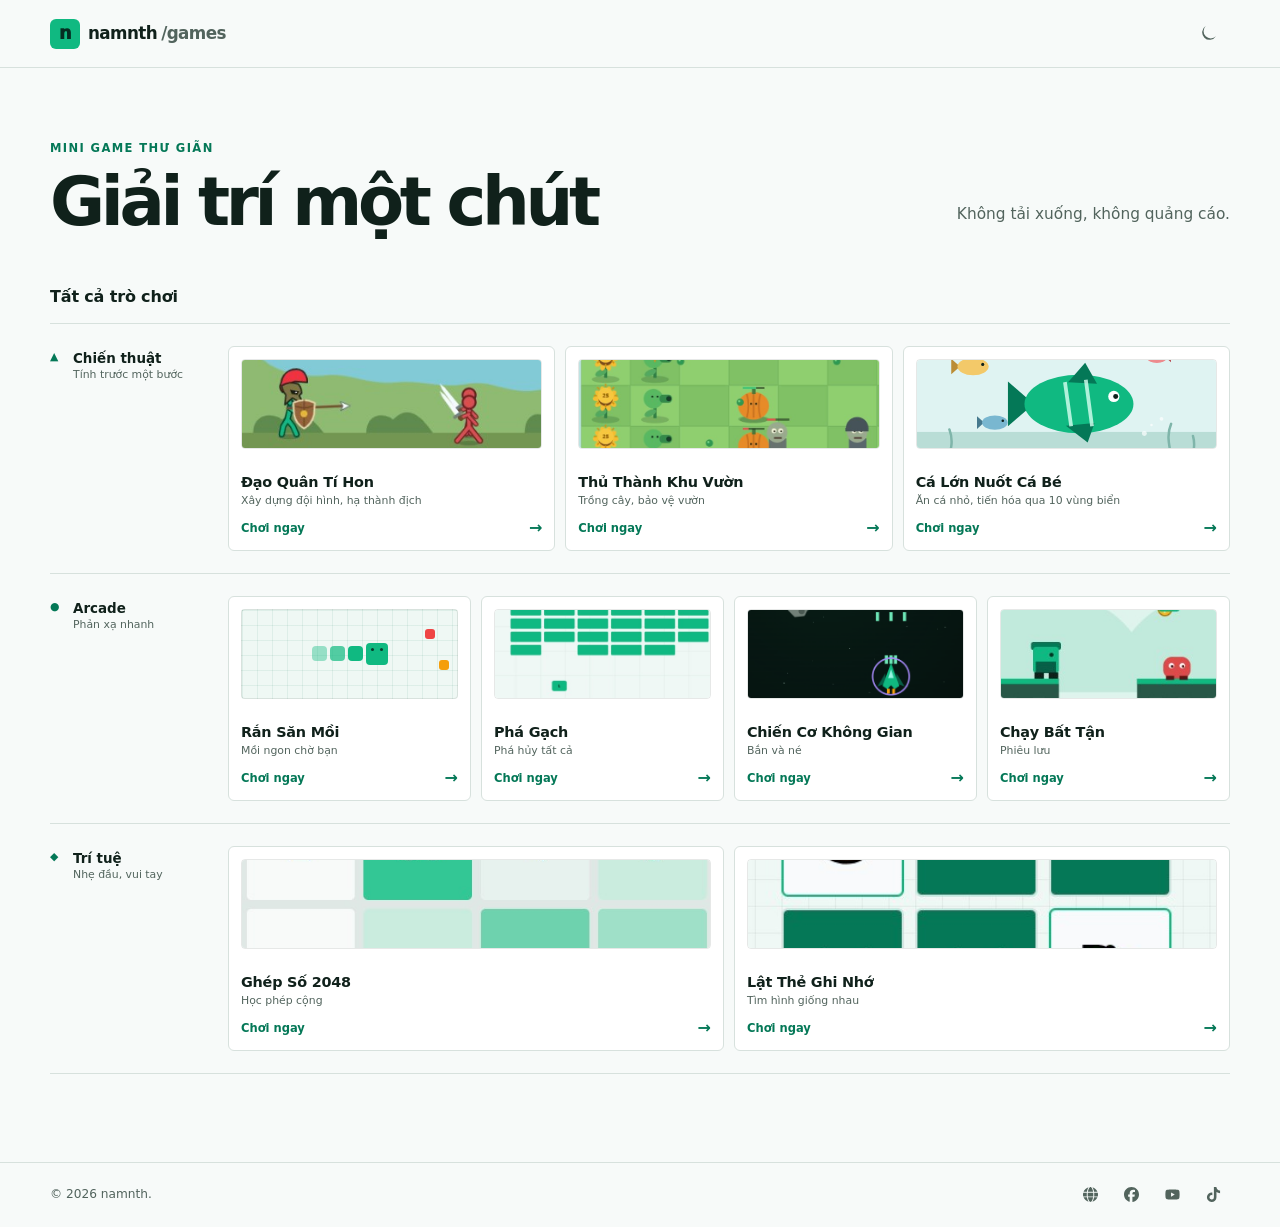
<file: public/index.html>
<!DOCTYPE html>
<html lang="vi">
  <head>
    <meta charset="UTF-8" />
    <meta name="viewport" content="width=device-width, initial-scale=1.0" />
    <meta name="theme-color" content="#f7faf9" />
    <meta name="description" content="namnth games - bộ sưu tập mini game Việt chạy ngay trên trình duyệt." />
    <title>Giải trí một chút - namnth games</title>
    <link rel="icon" href="./assets/favicon.ico" sizes="any" />
    <link rel="icon" type="image/png" href="./assets/favicon.png" />
    <link rel="apple-touch-icon" href="./assets/apple-touch-icon.png" />
    <link rel="stylesheet" href="./assets/css/normalize.css" />
    <link rel="stylesheet" href="./assets/css/tokens.css" />
    <link rel="stylesheet" href="./assets/css/base.css" />
    <link rel="stylesheet" href="./assets/css/layout.css" />
    <link rel="stylesheet" href="./assets/css/components.css" />
    <link rel="stylesheet" href="./assets/css/sections/header.css" />
    <link rel="stylesheet" href="./assets/css/sections/home-hero.css" />
    <link rel="stylesheet" href="./assets/css/sections/game-catalog.css" />
    <link rel="stylesheet" href="./assets/css/sections/footer.css" />
  </head>
  <body>
    <!-- ==================== 01. HEADER ==================== -->
    <header class="header">
      <nav class="header__nav container" aria-label="Điều hướng chính">
        <a class="wordmark" href="./" aria-label="namnth games - trang chủ">
          <span class="wordmark__mark" aria-hidden="true">n</span>
          <span>namnth</span><span class="wordmark__suffix">/games</span>
        </a>
        <button class="icon-button" id="themeButton" type="button" aria-label="Chuyển giao diện tối" title="Đổi giao diện">
          <svg class="theme-icon" viewBox="0 0 24 24" aria-hidden="true">
            <path class="theme-icon__moon" d="M20.5 15.2A8 8 0 0 1 8.8 3.5a8.5 8.5 0 1 0 11.7 11.7Z" fill="currentColor" />
            <g class="theme-icon__sun" fill="currentColor"><circle cx="12" cy="12" r="4"/><path d="M11 2h2v3h-2zm0 17h2v3h-2zM2 11h3v2H2zm17 0h3v2h-3zM4.2 5.6l1.4-1.4 2.1 2.1-1.4 1.4zm12.1 12.1 1.4-1.4 2.1 2.1-1.4 1.4zM4.2 18.4l2.1-2.1 1.4 1.4-2.1 2.1zM16.3 6.3l2.1-2.1 1.4 1.4-2.1 2.1z"/></g>
          </svg>
        </button>
      </nav>
    </header>
    <!-- ==================== END HEADER ==================== -->

    <main>
      <!-- ==================== 02. HOME HERO ==================== -->
      <section class="home-hero" aria-labelledby="homeTitle">
        <div class="home-hero__content container">
          <div>
            <p class="eyebrow">MINI GAME THƯ GIÃN</p>
            <h1 id="homeTitle">Giải trí một chút</h1>
          </div>
          <p class="home-hero__intro">Không tải xuống, không quảng cáo.</p>
        </div>
      </section>
      <!-- ==================== END HOME HERO ==================== -->

      <!-- ==================== 03. GAME CATALOG ==================== -->
      <section class="game-catalog" aria-labelledby="catalogTitle">
        <div class="container">
          <div class="game-catalog__header">
            <h2 id="catalogTitle">Tất cả trò chơi</h2>
          </div>

          <div class="game-category">
            <div class="game-category__heading">
              <span aria-hidden="true">▲</span>
              <h3>Chiến thuật</h3>
              <small>Tính trước một bước</small>
            </div>
            <div class="game-grid game-grid--three">
              <a class="game-card" href="./games/tiny-army/">
                <span class="game-card__visual" aria-hidden="true"><img style="max-width: 100%; width: 100%; height: auto;" src="./assets/images/tiny-army.jpg" alt="Đạo Quân Tí Hon" /></span>
                <span class="game-card__body"><strong>Đạo Quân Tí Hon</strong><small>Xây dựng đội hình, hạ thành địch</small></span>
                <span class="game-card__action">Chơi ngay <b aria-hidden="true">→</b></span>
              </a>
              <a class="game-card" href="./games/garden-defense/">
                <span class="game-card__visual" aria-hidden="true"><img style="max-width: 100%; width: 100%; height: auto;" src="./assets/images/garden-defense.jpg" alt="Thủ Thành Khu Vườn" /></span>
                <span class="game-card__body"><strong>Thủ Thành Khu Vườn</strong><small>Trồng cây, bảo vệ vườn</small></span>
                <span class="game-card__action">Chơi ngay <b aria-hidden="true">→</b></span>
              </a>
              <a class="game-card" href="./games/fish/">
                <span class="game-card__visual" aria-hidden="true"><img style="max-width: 100%; width: 100%; height: auto;" src="./assets/images/fish.svg" alt="Cá Lớn Nuốt Cá Bé" /></span>
                <span class="game-card__body"><strong>Cá Lớn Nuốt Cá Bé</strong><small>Ăn cá nhỏ, tiến hóa qua 10 vùng biển</small></span>
                <span class="game-card__action">Chơi ngay <b aria-hidden="true">→</b></span>
              </a>
            </div>
          </div>

          <div class="game-category">
            <div class="game-category__heading">
              <span aria-hidden="true">●</span>
              <h3>Arcade</h3>
              <small>Phản xạ nhanh</small>
            </div>
            <div class="game-grid">
              <a class="game-card" href="./games/snake/">
                <span class="game-card__visual game-card__visual--snake" aria-hidden="true"><i></i><i></i><i></i><b></b></span>
                <span class="game-card__body"><strong>Rắn Săn Mồi</strong><small>Mồi ngon chờ bạn</small></span>
                <span class="game-card__action">Chơi ngay <b aria-hidden="true">→</b></span>
              </a>
              <a class="game-card" href="./games/brick-breaker/">
                <span class="game-card__visual" aria-hidden="true"><img style="max-width: 100%; width: 100%; height: auto;" src="./assets/images/brick-breaker.jpg" alt="Phá Gạch" /></span>
                <span class="game-card__body"><strong>Phá Gạch</strong><small>Phá hủy tất cả</small></span>
                <span class="game-card__action">Chơi ngay <b aria-hidden="true">→</b></span>
              </a>
              <a class="game-card" href="./games/shooter/">
                <span class="game-card__visual" aria-hidden="true"><img style="max-width: 100%; width: 100%; height: auto;" src="./assets/images/shooter.png" alt="Chiến Cơ Không Gian" /></span>
                <span class="game-card__body"><strong>Chiến Cơ Không Gian</strong><small>Bắn và né</small></span>
                <span class="game-card__action">Chơi ngay <b aria-hidden="true">→</b></span>
              </a>
              <a class="game-card" href="./games/runner/">
                <span class="game-card__visual" aria-hidden="true"><img style="max-width: 100%; width: 100%; height: auto;" src="./assets/images/runner.jpg" alt="Chạy Bất Tận" /></span>
                <span class="game-card__body"><strong>Chạy Bất Tận</strong><small>Phiêu lưu</small></span>
                <span class="game-card__action">Chơi ngay <b aria-hidden="true">→</b></span>
              </a>
            </div>
          </div>

          <div class="game-category">
            <div class="game-category__heading">
              <span aria-hidden="true">◆</span>
              <h3>Trí tuệ</h3>
              <small>Nhẹ đầu, vui tay</small>
            </div>
            <div class="game-grid game-grid--two">
              <a class="game-card" href="./games/merge-2048/">
                <span class="game-card__visual" aria-hidden="true"><img style="max-width: 100%; width: 100%; height: auto;" src="./assets/images/merge-2048.jpg" alt="Ghép Số 2048" /></span>
                <span class="game-card__body"><strong>Ghép Số 2048</strong><small>Học phép cộng</small></span>
                <span class="game-card__action">Chơi ngay <b aria-hidden="true">→</b></span>
              </a>
              <a class="game-card" href="./games/memory/">
                <span class="game-card__visual" aria-hidden="true"><img style="max-width: 100%; width: 100%; height: auto;" src="./assets/images/memory.jpg" alt="Lật Thẻ Ghi Nhớ" /></span>
                <span class="game-card__body"><strong>Lật Thẻ Ghi Nhớ</strong><small>Tìm hình giống nhau</small></span>
                <span class="game-card__action">Chơi ngay <b aria-hidden="true">→</b></span>
              </a>
            </div>
          </div>
        </div>
      </section>
      <!-- ==================== END GAME CATALOG ==================== -->
    </main>

    <!-- ==================== 04. FOOTER ==================== -->
    <footer class="site-footer" data-site-footer></footer>
    <!-- ==================== END FOOTER ==================== -->

    <script src="./assets/js/theme.js" defer></script>
    <script src="./assets/js/site-footer.js" defer></script>
  </body>
</html>
</file>
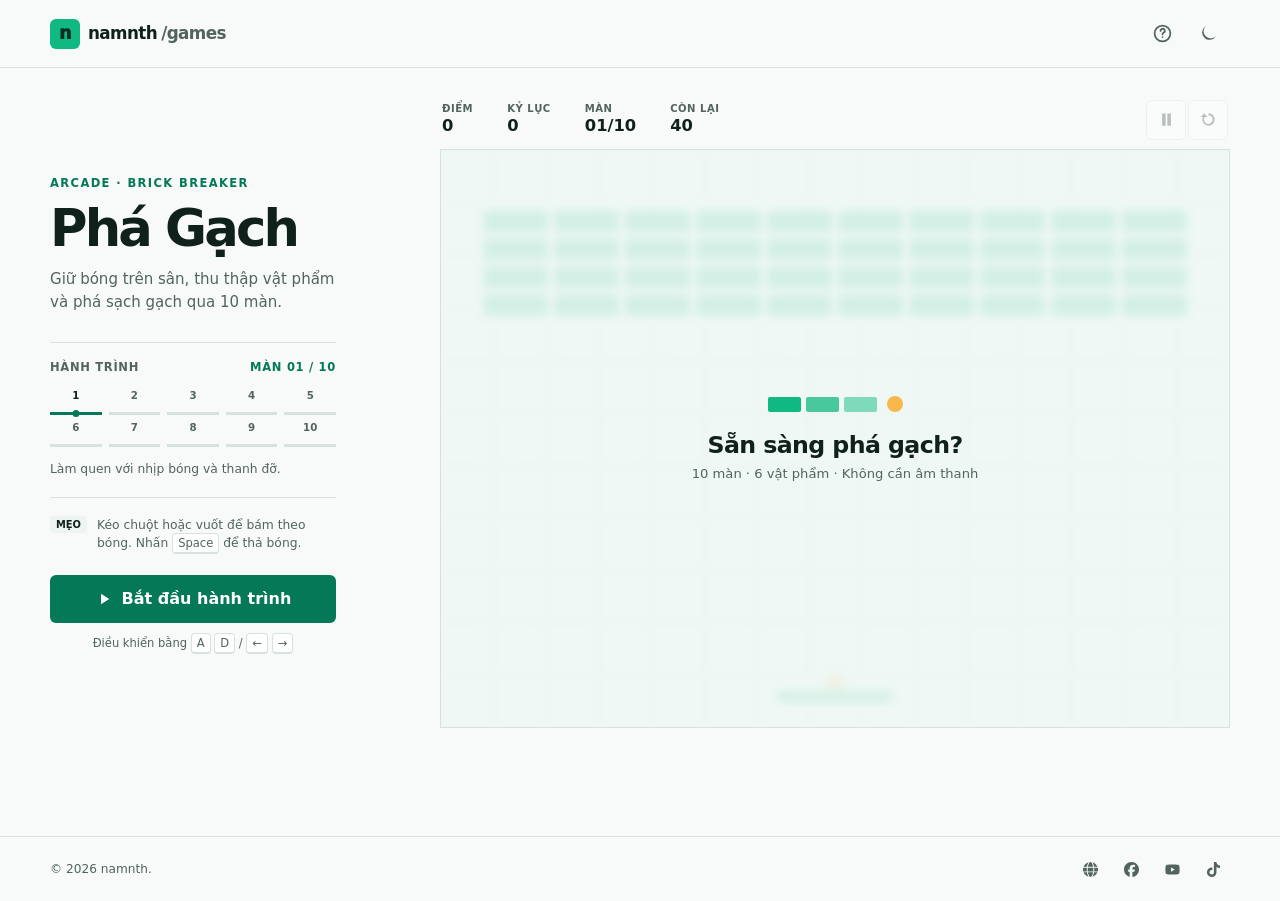
<file: public/games/brick-breaker/index.html>
<!DOCTYPE html>
<html lang="vi">
  <head>
    <meta charset="UTF-8" />
    <meta name="viewport" content="width=device-width, initial-scale=1.0, viewport-fit=cover" />
    <meta name="theme-color" content="#f7faf9" />
    <meta name="description" content="Phá Gạch - chinh phục 10 màn Brick Breaker cùng vật phẩm và thử thách mới." />
    <title>Phá Gạch - namnth games</title>
    <link rel="icon" href="../../assets/favicon.ico" sizes="any" />
    <link rel="icon" type="image/png" href="../../assets/favicon.png" />
    <link rel="apple-touch-icon" href="../../assets/apple-touch-icon.png" />
    <link rel="stylesheet" href="../../assets/css/normalize.css" />
    <link rel="stylesheet" href="../../assets/css/tokens.css" />
    <link rel="stylesheet" href="../../assets/css/base.css" />
    <link rel="stylesheet" href="../../assets/css/layout.css" />
    <link rel="stylesheet" href="../../assets/css/components.css" />
    <link rel="stylesheet" href="../../assets/css/sections/header.css" />
    <link rel="stylesheet" href="../../assets/css/sections/brick-breaker.css" />
    <link rel="stylesheet" href="../../assets/css/sections/footer.css" />
  </head>
  <body>
    <!-- ==================== 01. HEADER ==================== -->
    <header class="header">
      <nav class="header__nav container" aria-label="Điều hướng chính">
        <a class="wordmark" href="../../" aria-label="namnth games - trang chủ">
          <span class="wordmark__mark" aria-hidden="true">n</span>
          <span>namnth</span><span class="wordmark__suffix">/games</span>
        </a>
        <div class="header__actions">
          <button class="icon-button" id="helpButton" type="button" aria-label="Xem hướng dẫn" title="Hướng dẫn">
            <svg viewBox="0 0 24 24" aria-hidden="true"><circle cx="12" cy="12" r="9" fill="none" stroke="currentColor" stroke-width="2"/><path d="M9.8 9a2.4 2.4 0 1 1 3.3 2.2c-.8.4-1.1.9-1.1 1.8m0 3v.1" fill="none" stroke="currentColor" stroke-width="2" stroke-linecap="round"/></svg>
          </button>
          <button class="icon-button" id="themeButton" type="button" aria-label="Chuyển giao diện tối" title="Đổi giao diện">
            <svg class="theme-icon" viewBox="0 0 24 24" aria-hidden="true">
              <path class="theme-icon__moon" d="M20.5 15.2A8 8 0 0 1 8.8 3.5a8.5 8.5 0 1 0 11.7 11.7Z" fill="currentColor" />
              <g class="theme-icon__sun" fill="currentColor"><circle cx="12" cy="12" r="4"/><path d="M11 2h2v3h-2zm0 17h2v3h-2zM2 11h3v2H2zm17 0h3v2h-3zM4.2 5.6l1.4-1.4 2.1 2.1-1.4 1.4zm12.1 12.1 1.4-1.4 2.1 2.1-1.4 1.4zM4.2 18.4l2.1-2.1 1.4 1.4-2.1 2.1zM16.3 6.3l2.1-2.1 1.4 1.4-2.1 2.1z"/></g>
            </svg>
          </button>
        </div>
      </nav>
    </header>
    <!-- ==================== END HEADER ==================== -->

    <main>
      <!-- ==================== 02. GAME ==================== -->
      <section class="breaker" aria-labelledby="gameTitle">
        <div class="breaker__layout container">
          <aside class="breaker__sidebar">
            <div class="breaker__heading">
              <p class="eyebrow">Arcade · Brick Breaker</p>
              <h1 id="gameTitle">Phá Gạch</h1>
              <p>Giữ bóng trên sân, thu thập vật phẩm và phá sạch gạch qua 10 màn.</p>
            </div>

            <div class="campaign" aria-label="Tiến độ 10 màn">
              <div class="campaign__header">
                <span>Hành trình</span>
                <strong id="campaignLabel">Màn 01 / 10</strong>
              </div>
              <ol class="campaign__track" id="campaignTrack">
                <li class="is-current"><span>1</span></li><li><span>2</span></li><li><span>3</span></li><li><span>4</span></li><li><span>5</span></li>
                <li><span>6</span></li><li><span>7</span></li><li><span>8</span></li><li><span>9</span></li><li><span>10</span></li>
              </ol>
              <p id="levelHint">Làm quen với nhịp bóng và thanh đỡ.</p>
            </div>

            <div class="breaker__tip">
              <span class="breaker__tip-key">Mẹo</span>
              <p>Kéo chuột hoặc vuốt để bám theo bóng. Nhấn <kbd>Space</kbd> để thả bóng.</p>
            </div>

            <button class="button button--primary breaker__start" id="startButton" type="button">
              <svg viewBox="0 0 24 24" aria-hidden="true"><path d="M8 5v14l11-7Z" fill="currentColor"/></svg>
              <span>Bắt đầu hành trình</span>
            </button>
            <p class="breaker__keyboard-note">Điều khiển bằng <kbd>A</kbd> <kbd>D</kbd> / <kbd>←</kbd> <kbd>→</kbd></p>
          </aside>

          <div class="play-area">
            <div class="breaker-hud" aria-label="Thông tin ván chơi">
              <div class="breaker-hud__item"><span>Điểm</span><strong id="scoreValue">0</strong></div>
              <div class="breaker-hud__item"><span>Kỷ lục</span><strong id="highScoreValue">0</strong></div>
              <div class="breaker-hud__item"><span>Màn</span><strong id="levelValue">01/10</strong></div>
              <div class="breaker-hud__item breaker-hud__bricks"><span>Còn lại</span><strong id="brickValue">-</strong></div>
              <div class="breaker-hud__controls">
                <button class="icon-button icon-button--breaker" id="pauseButton" type="button" data-state="pause" aria-label="Tạm dừng" disabled>
                  <svg viewBox="0 0 24 24" aria-hidden="true"><path class="control-icon__pause" d="M7 5h4v14H7zm6 0h4v14h-4Z" fill="currentColor"/><path class="control-icon__play" d="M8 5v14l11-7Z" fill="currentColor"/></svg>
                </button>
                <button class="icon-button icon-button--breaker" id="restartButton" type="button" aria-label="Chơi lại màn" disabled>
                  <svg viewBox="0 0 24 24" aria-hidden="true"><path d="M12 5a7 7 0 1 1-6.3 4H3l4-4 4 4H7.8A5 5 0 1 0 12 7Z" fill="currentColor"/></svg>
                </button>
              </div>
            </div>

            <div class="breaker-board" id="board">
              <canvas id="gameCanvas" width="900" height="660" aria-label="Bàn chơi Phá Gạch"></canvas>
              <div class="breaker-board__status" id="effectBar" aria-live="polite"></div>
              <div class="breaker-board__toast" id="itemToast" aria-live="polite" hidden></div>

              <div class="breaker-board__overlay" id="introOverlay">
                <div class="breaker-board__mark" aria-hidden="true"><i></i><i></i><i></i><b></b></div>
                <strong>Sẵn sàng phá gạch?</strong>
                <span>10 màn · 6 vật phẩm · Không cần âm thanh</span>
              </div>

              <div class="breaker-board__overlay" id="messageOverlay" hidden>
                <span class="breaker-board__message-icon" id="messageIcon" aria-hidden="true">Ⅱ</span>
                <h2 id="messageTitle">Tạm dừng</h2>
                <p id="messageText">Tiếp tục khi bạn sẵn sàng.</p>
                <div class="breaker-board__actions">
                  <button class="button button--primary" id="messagePrimary" type="button">Tiếp tục</button>
                  <button class="button button--secondary" id="messageSecondary" type="button">Chơi lại màn</button>
                </div>
              </div>
            </div>

            <div class="touch-controls" aria-label="Điều khiển trên thiết bị cảm ứng">
              <button class="touch-controls__button" id="moveLeftButton" type="button" aria-label="Di chuyển thanh sang trái">
                <svg viewBox="0 0 24 24" aria-hidden="true"><path d="m15 5-7 7 7 7" fill="none" stroke="currentColor" stroke-width="2.3" stroke-linecap="round" stroke-linejoin="round"/></svg>
              </button>
              <button class="touch-controls__launch" id="launchButton" type="button">Thả bóng</button>
              <button class="touch-controls__button" id="moveRightButton" type="button" aria-label="Di chuyển thanh sang phải">
                <svg viewBox="0 0 24 24" aria-hidden="true"><path d="m9 5 7 7-7 7" fill="none" stroke="currentColor" stroke-width="2.3" stroke-linecap="round" stroke-linejoin="round"/></svg>
              </button>
            </div>
          </div>
        </div>
      </section>
      <!-- ==================== END GAME ==================== -->
    </main>

    <!-- ==================== 03. FOOTER ==================== -->
    <footer class="site-footer" data-site-footer></footer>
    <!-- ==================== END FOOTER ==================== -->

    <dialog class="dialog breaker-help" id="helpDialog" aria-labelledby="helpTitle">
      <div class="dialog__header">
        <div><span class="eyebrow">Cách chơi</span><h2 id="helpTitle">Giữ bóng, phá sạch gạch</h2></div>
        <button class="icon-button" id="closeHelpButton" type="button" aria-label="Đóng hướng dẫn">
          <svg viewBox="0 0 24 24" aria-hidden="true"><path d="m6 6 12 12M18 6 6 18" fill="none" stroke="currentColor" stroke-width="2" stroke-linecap="round"/></svg>
        </button>
      </div>
      <div class="dialog__content">
        <p>Di chuyển thanh đỡ để bóng không rơi khỏi sân. Gạch có số cần 2 hoặc 3 lần va chạm; gạch xám không thể phá. Từ màn 4, tránh bom vì chúng làm thanh co lại và tê liệt trong chốc lát.</p>
        <ul class="power-list">
          <li><i class="power-icon power-icon--laser">L</i><span><strong>Lazer</strong><small>Quét sạch gạch trên một đường thẳng</small></span></li>
          <li><i class="power-icon power-icon--triple">×3</i><span><strong>x3 bóng</strong><small>Tạo thêm hai bóng tại vị trí hiện tại</small></span></li>
          <li><i class="power-icon power-icon--blast">✦</i><span><strong>Bóng nổ</strong><small>Mỗi va chạm gây 3 sát thương trong 12 giây</small></span></li>
          <li><i class="power-icon power-icon--barrier">━</i><span><strong>Thanh chặn</strong><small>Chặn toàn bộ đáy sân trong 10 giây</small></span></li>
          <li><i class="power-icon power-icon--magnet">U</i><span><strong>Nam châm</strong><small>Giữ bóng trên thanh để ngắm lại 2 lần</small></span></li>
          <li><i class="power-icon power-icon--expand">↔</i><span><strong>Mở rộng</strong><small>Kéo dài thanh đỡ trong 14 giây</small></span></li>
        </ul>
      </div>
      <button class="button button--primary dialog__button" id="gotItButton" type="button">Đã hiểu</button>
    </dialog>

    <script src="../../assets/js/theme.js" defer></script>
    <script src="../../assets/js/site-footer.js" defer></script>
    <script src="./game.js" defer></script>
  </body>
</html>
</file>
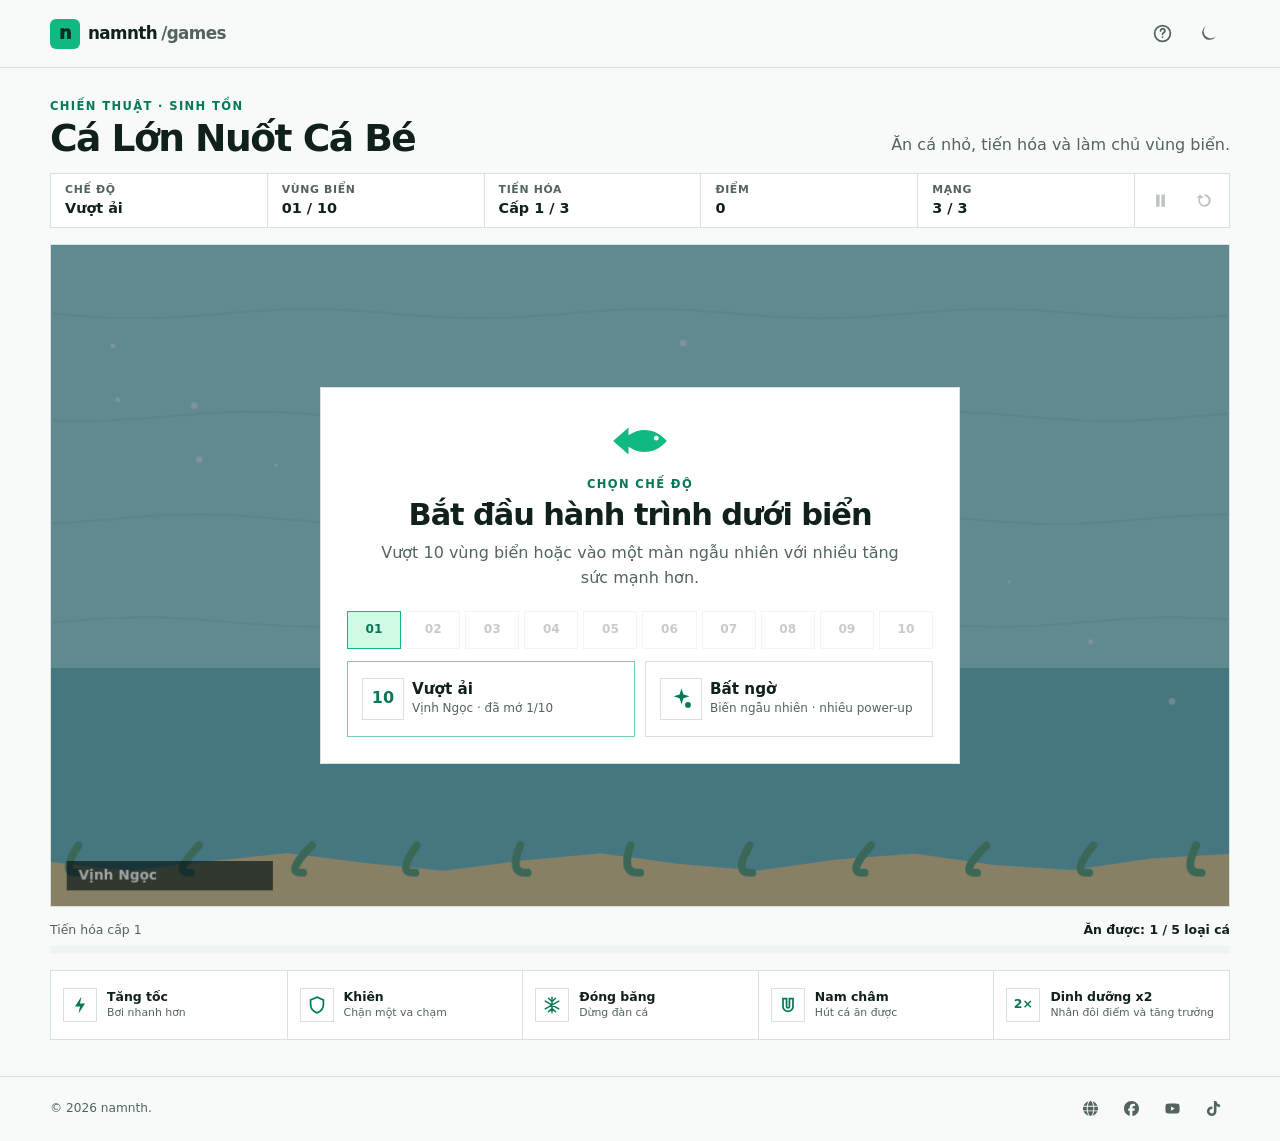
<file: public/games/fish/index.html>
<!DOCTYPE html>
<html lang="vi">
  <head>
    <meta charset="UTF-8" />
    <meta name="viewport" content="width=device-width, initial-scale=1.0, viewport-fit=cover" />
    <meta name="theme-color" content="#f7faf9" />
    <meta name="description" content="Cá Lớn Nuốt Cá Bé - ăn cá nhỏ, tiến hóa và chinh phục 10 vùng biển." />
    <title>Cá Lớn Nuốt Cá Bé - namnth games</title>
    <link rel="icon" href="../../assets/favicon.ico" sizes="any" />
    <link rel="icon" type="image/png" href="../../assets/favicon.png" />
    <link rel="apple-touch-icon" href="../../assets/apple-touch-icon.png" />
    <link rel="stylesheet" href="../../assets/css/normalize.css" />
    <link rel="stylesheet" href="../../assets/css/tokens.css" />
    <link rel="stylesheet" href="../../assets/css/base.css" />
    <link rel="stylesheet" href="../../assets/css/layout.css" />
    <link rel="stylesheet" href="../../assets/css/components.css" />
    <link rel="stylesheet" href="../../assets/css/sections/header.css" />
    <link rel="stylesheet" href="../../assets/css/sections/fish.css" />
    <link rel="stylesheet" href="../../assets/css/sections/footer.css" />
  </head>
  <body>
    <!-- ==================== 01. HEADER ==================== -->
    <header class="header">
      <nav class="header__nav container" aria-label="Điều hướng chính">
        <a class="wordmark" href="../../" aria-label="namnth games - trang chủ">
          <span class="wordmark__mark" aria-hidden="true">n</span>
          <span>namnth</span><span class="wordmark__suffix">/games</span>
        </a>
        <div class="header__actions">
          <button class="icon-button" id="helpButton" type="button" aria-label="Xem hướng dẫn" title="Hướng dẫn">
            <svg viewBox="0 0 24 24" aria-hidden="true">
              <circle cx="12" cy="12" r="9" fill="none" stroke="currentColor" stroke-width="2"/>
              <path d="M9.8 9a2.4 2.4 0 1 1 3.3 2.2c-.8.4-1.1.9-1.1 1.8m0 3v.1" fill="none" stroke="currentColor" stroke-width="2" stroke-linecap="round"/>
            </svg>
          </button>
          <button class="icon-button" id="themeButton" type="button" aria-label="Chuyển giao diện tối" title="Đổi giao diện">
            <svg class="theme-icon" viewBox="0 0 24 24" aria-hidden="true">
              <path class="theme-icon__moon" d="M20.5 15.2A8 8 0 0 1 8.8 3.5a8.5 8.5 0 1 0 11.7 11.7Z" fill="currentColor" />
              <g class="theme-icon__sun" fill="currentColor">
                <circle cx="12" cy="12" r="4"/>
                <path d="M11 2h2v3h-2zm0 17h2v3h-2zM2 11h3v2H2zm17 0h3v2h-3zM4.2 5.6l1.4-1.4 2.1 2.1-1.4 1.4zm12.1 12.1 1.4-1.4 2.1 2.1-1.4 1.4zM4.2 18.4l2.1-2.1 1.4 1.4-2.1 2.1zM16.3 6.3l2.1-2.1 1.4 1.4-2.1 2.1z"/>
              </g>
            </svg>
          </button>
        </div>
      </nav>
    </header>
    <!-- ==================== END HEADER ==================== -->

    <main>
      <!-- ==================== 02. FISH GAME ==================== -->
      <section class="fish-game" aria-labelledby="gameTitle">
        <div class="fish-game__layout container">
          <header class="fish-game__heading">
            <div>
              <p class="eyebrow">Chiến thuật · Sinh tồn</p>
              <h1 id="gameTitle">Cá Lớn Nuốt Cá Bé</h1>
            </div>
            <p>Ăn cá nhỏ, tiến hóa và làm chủ vùng biển.</p>
          </header>

          <div class="fish-hud" aria-label="Thông tin ván chơi">
            <div class="fish-stat">
              <span>Chế độ</span>
              <strong id="modeValue">Vượt ải</strong>
            </div>
            <div class="fish-stat">
              <span>Vùng biển</span>
              <strong id="levelValue">01 / 10</strong>
            </div>
            <div class="fish-stat">
              <span>Tiến hóa</span>
              <strong id="evolutionValue">Cấp 1 / 3</strong>
            </div>
            <div class="fish-stat">
              <span>Điểm</span>
              <strong id="scoreValue">0</strong>
            </div>
            <div class="fish-stat">
              <span>Mạng</span>
              <strong id="lifeValue">3 / 3</strong>
            </div>
            <div class="fish-hud__controls">
              <button class="icon-button icon-button--fish" id="pauseButton" type="button" aria-label="Tạm dừng" disabled>
                <svg viewBox="0 0 24 24" aria-hidden="true">
                  <path class="fish-control__pause" d="M7 5h4v14H7zm6 0h4v14h-4Z" fill="currentColor"/>
                  <path class="fish-control__play" d="M8 5v14l11-7Z" fill="currentColor"/>
                </svg>
              </button>
              <button class="icon-button icon-button--fish" id="restartButton" type="button" aria-label="Chơi lại" disabled>
                <svg viewBox="0 0 24 24" aria-hidden="true">
                  <path d="M12 5a7 7 0 1 1-6.3 4H3l4-4 4 4H7.8A5 5 0 1 0 12 7Z" fill="currentColor"/>
                </svg>
              </button>
            </div>
          </div>

          <div class="fish-board" id="fishBoard">
            <canvas
              id="gameCanvas"
              width="1200"
              height="675"
              aria-label="Vùng biển. Di chuyển cá của bạn bằng chuột, cảm ứng, phím mũi tên hoặc WASD."
            ></canvas>

            <div class="fish-board__notice" id="gameNotice" role="status" aria-live="polite" hidden></div>

            <div class="fish-board__overlay" id="gameOverlay">
              <div class="fish-menu" id="modeSelect">
                <span class="fish-menu__mark" aria-hidden="true">
                  <svg viewBox="0 0 72 48"><path d="M8 24 24 10v8c13-9 29-7 40 6-11 13-27 15-40 6v8L8 24Z" fill="currentColor"/><circle cx="53" cy="21" r="2.5" fill="#fff"/></svg>
                </span>
                <p class="eyebrow">Chọn chế độ</p>
                <h2>Bắt đầu hành trình dưới biển</h2>
                <p>Vượt 10 vùng biển hoặc vào một màn ngẫu nhiên với nhiều tăng sức mạnh hơn.</p>

                <div class="level-picker" id="levelPicker" aria-label="Chọn vùng biển đã mở khóa"></div>

                <div class="fish-menu__options">
                  <button class="fish-mode fish-mode--campaign" id="campaignButton" type="button">
                    <span class="fish-mode__index" aria-hidden="true">10</span>
                    <span>
                      <strong>Vượt ải</strong>
                      <small id="campaignLabel">Bắt đầu từ vùng biển 1</small>
                    </span>
                  </button>
                  <button class="fish-mode" id="surpriseButton" type="button">
                    <span class="fish-mode__spark" aria-hidden="true">
                      <svg viewBox="0 0 32 32"><path d="m16 2 2.7 8.3L27 13l-8.3 2.7L16 24l-2.7-8.3L5 13l8.3-2.7L16 2Z" fill="currentColor"/><circle cx="25" cy="25" r="4" fill="currentColor"/></svg>
                    </span>
                    <span>
                      <strong>Bất ngờ</strong>
                      <small>Biển ngẫu nhiên · nhiều power-up</small>
                    </span>
                  </button>
                </div>
              </div>

              <div class="fish-result" id="resultPanel" hidden>
                <span class="fish-result__icon" id="resultIcon" aria-hidden="true">✓</span>
                <p class="eyebrow" id="resultEyebrow">Vùng biển an toàn</p>
                <h2 id="resultTitle">Bạn đã hoàn thành màn chơi</h2>
                <p id="resultText">Cá của bạn đã tiến hóa đủ 3 cấp.</p>
                <div class="fish-result__stats">
                  <span>Điểm <strong id="resultScore">0</strong></span>
                  <span>Kỷ lục <strong id="highScoreValue">0</strong></span>
                </div>
                <div class="fish-result__actions" id="resultActions"></div>
              </div>

              <div class="fish-pause" id="pausePanel" hidden>
                <p class="eyebrow">Tạm dừng</p>
                <h2>Biển đang đứng yên</h2>
                <p>Tiếp tục khi bạn sẵn sàng.</p>
                <button class="button button--primary" id="resumeButton" type="button">Tiếp tục</button>
              </div>
            </div>
          </div>

          <div class="fish-progress">
            <div class="fish-progress__copy">
              <span id="growthLabel">Tiến hóa cấp 1</span>
              <strong id="edibleLabel">Ăn được: 1 / 5 loại cá</strong>
            </div>
            <div class="fish-progress__track" role="progressbar" aria-label="Tiến độ tiến hóa" aria-valuemin="0" aria-valuemax="100" aria-valuenow="0">
              <i id="growthProgress"></i>
            </div>
          </div>

          <div class="power-strip" aria-label="Năm loại tăng sức mạnh">
            <div class="power-strip__item">
              <span class="power-icon power-icon--speed" aria-hidden="true">
                <svg viewBox="0 0 28 28"><path d="M16 2 7 16h7l-2 10 9-14h-7l2-10Z" fill="currentColor"/></svg>
              </span>
              <span><strong>Tăng tốc</strong><small>Bơi nhanh hơn</small></span>
            </div>
            <div class="power-strip__item">
              <span class="power-icon" aria-hidden="true">
                <svg viewBox="0 0 28 28"><path d="M14 3 23 7v6c0 6-3.8 10.2-9 12-5.2-1.8-9-6-9-12V7l9-4Z" fill="none" stroke="currentColor" stroke-width="2.4"/></svg>
              </span>
              <span><strong>Khiên</strong><small>Chặn một va chạm</small></span>
            </div>
            <div class="power-strip__item">
              <span class="power-icon" aria-hidden="true">
                <svg viewBox="0 0 28 28"><path d="M14 3v22M4.5 8.5l19 11M4.5 19.5l19-11M9 4.5l5 4.5 5-4.5M9 23.5l5-4.5 5 4.5" fill="none" stroke="currentColor" stroke-width="2" stroke-linecap="round"/></svg>
              </span>
              <span><strong>Đóng băng</strong><small>Dừng đàn cá</small></span>
            </div>
            <div class="power-strip__item">
              <span class="power-icon" aria-hidden="true">
                <svg viewBox="0 0 28 28"><path d="M7 5v11a7 7 0 0 0 14 0V5h-5v11a2 2 0 0 1-4 0V5H7Z" fill="none" stroke="currentColor" stroke-width="2.4"/></svg>
              </span>
              <span><strong>Nam châm</strong><small>Hút cá ăn được</small></span>
            </div>
            <div class="power-strip__item">
              <span class="power-icon power-icon--double" aria-hidden="true">2×</span>
              <span><strong>Dinh dưỡng x2</strong><small>Nhân đôi điểm và tăng trưởng</small></span>
            </div>
          </div>
        </div>
      </section>
      <!-- ==================== END FISH GAME ==================== -->
    </main>

    <!-- ==================== 03. HELP DIALOG ==================== -->
    <dialog class="dialog fish-help" id="helpDialog">
      <div class="dialog__header">
        <div>
          <p class="eyebrow">Cách chơi</p>
          <h2>Ăn nhỏ, tránh lớn</h2>
        </div>
        <button class="icon-button" id="closeHelpButton" type="button" aria-label="Đóng hướng dẫn">
          <svg viewBox="0 0 24 24" aria-hidden="true"><path d="m6 6 12 12M18 6 6 18" fill="none" stroke="currentColor" stroke-width="2" stroke-linecap="round"/></svg>
        </button>
      </div>
      <div class="dialog__content">
        <p>Di chuyển bằng chuột hoặc kéo ngón tay trên vùng biển. Trên bàn phím, dùng WASD hoặc phím mũi tên.</p>
        <div class="fish-help__steps">
          <section>
            <strong>Cấp 1</strong>
            <span>Chỉ ăn được loại cá nhỏ nhất.</span>
          </section>
          <section>
            <strong>Cấp 2</strong>
            <span>Ăn được 3 loại cá nhỏ hơn.</span>
          </section>
          <section>
            <strong>Cấp 3</strong>
            <span>Ăn được cả 5 loại cá trong vùng biển.</span>
          </section>
        </div>
        <p>Chạm cá chưa ăn được sẽ mất một mạng. Thu thập bong bóng power-up để tăng tốc, có khiên, đóng băng đàn cá, hút mục tiêu hoặc nhận dinh dưỡng x2.</p>
        <p class="fish-help__note"><strong>Mẹo:</strong> khi còn nhỏ, đừng đuổi theo cá sát mép màn hình. Giữ khoảng trống để né cá săn mồi từ hai phía.</p>
      </div>
      <button class="button button--primary dialog__button" id="gotItButton" type="button">Đã hiểu</button>
    </dialog>
    <!-- ==================== END HELP DIALOG ==================== -->

    <!-- ==================== 04. FOOTER ==================== -->
    <footer class="site-footer" data-site-footer></footer>
    <!-- ==================== END FOOTER ==================== -->

    <script src="../../assets/js/theme.js" defer></script>
    <script src="../../assets/js/site-footer.js" defer></script>
    <script src="./game.js" defer></script>
  </body>
</html>
</file>
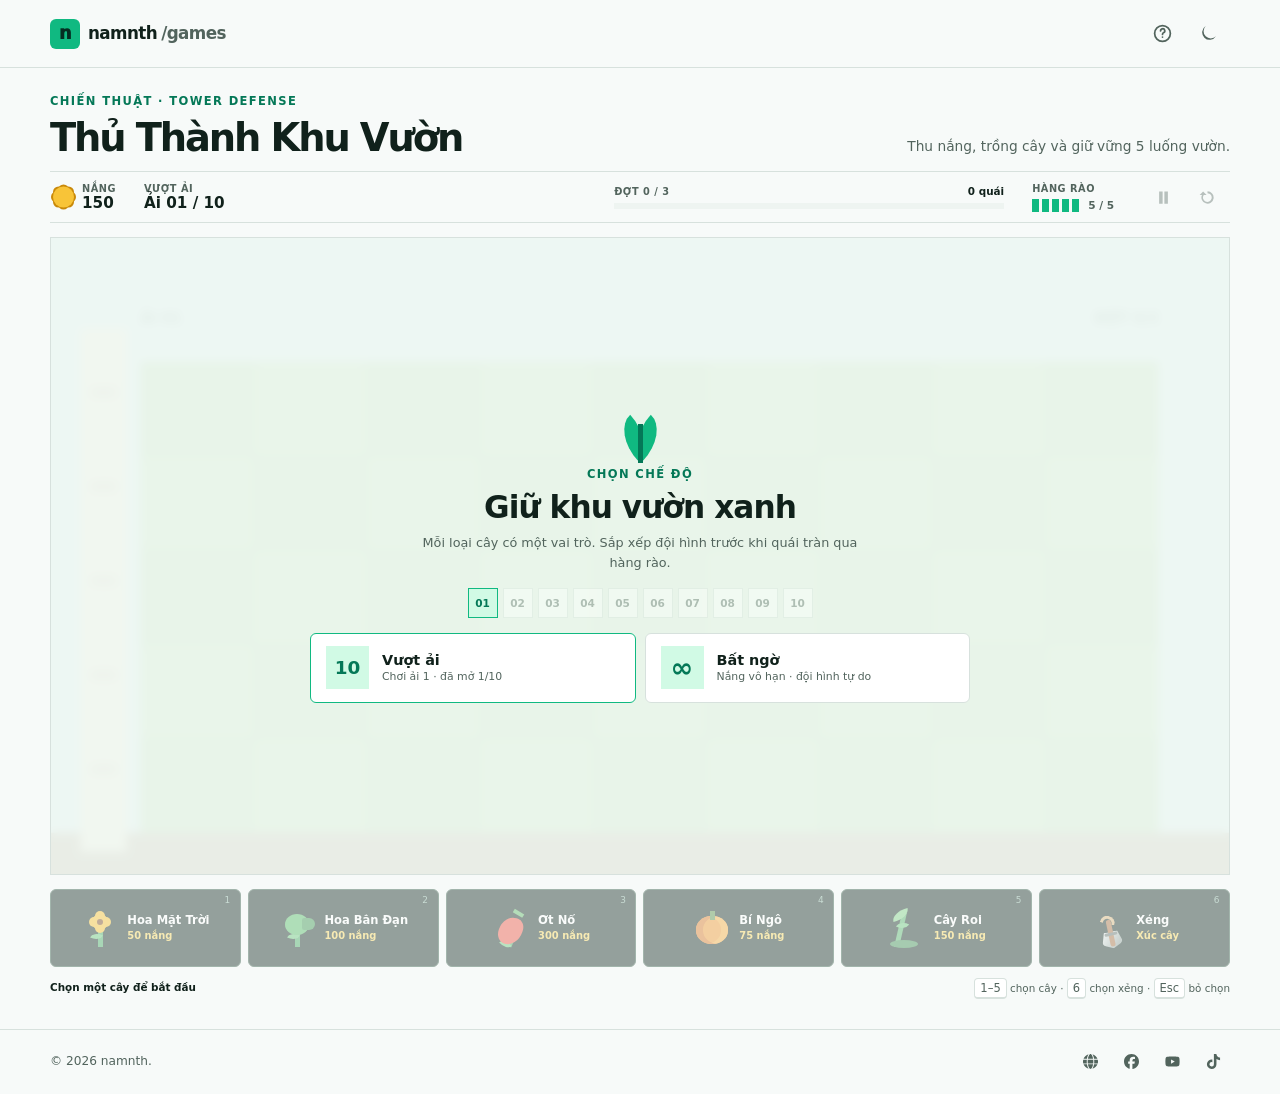
<file: public/games/garden-defense/index.html>
<!DOCTYPE html>
<html lang="vi">
  <head>
    <meta charset="UTF-8" />
    <meta name="viewport" content="width=device-width, initial-scale=1.0, viewport-fit=cover" />
    <meta name="theme-color" content="#f7faf9" />
    <meta name="description" content="Thủ Thành Khu Vườn - trồng cây, thu nắng và bảo vệ 5 luống vườn qua 10 ải." />
    <title>Thủ Thành Khu Vườn - namnth games</title>
    <link rel="icon" href="../../assets/favicon.ico" sizes="any" />
    <link rel="icon" type="image/png" href="../../assets/favicon.png" />
    <link rel="apple-touch-icon" href="../../assets/apple-touch-icon.png" />
    <link rel="stylesheet" href="../../assets/css/normalize.css" />
    <link rel="stylesheet" href="../../assets/css/tokens.css" />
    <link rel="stylesheet" href="../../assets/css/base.css" />
    <link rel="stylesheet" href="../../assets/css/layout.css" />
    <link rel="stylesheet" href="../../assets/css/components.css" />
    <link rel="stylesheet" href="../../assets/css/sections/header.css" />
    <link rel="stylesheet" href="../../assets/css/sections/garden-defense.css" />
    <link rel="stylesheet" href="../../assets/css/sections/footer.css" />
  </head>
  <body>
    <!-- ==================== 01. HEADER ==================== -->
    <header class="header">
      <nav class="header__nav container" aria-label="Điều hướng chính">
        <a class="wordmark" href="../../" aria-label="namnth games - trang chủ">
          <span class="wordmark__mark" aria-hidden="true">n</span>
          <span>namnth</span><span class="wordmark__suffix">/games</span>
        </a>
        <div class="header__actions">
          <button class="icon-button" id="helpButton" type="button" aria-label="Xem hướng dẫn" title="Hướng dẫn">
            <svg viewBox="0 0 24 24" aria-hidden="true"><circle cx="12" cy="12" r="9" fill="none" stroke="currentColor" stroke-width="2"/><path d="M9.8 9a2.4 2.4 0 1 1 3.3 2.2c-.8.4-1.1.9-1.1 1.8m0 3v.1" fill="none" stroke="currentColor" stroke-width="2" stroke-linecap="round"/></svg>
          </button>
          <button class="icon-button" id="themeButton" type="button" aria-label="Chuyển giao diện tối" title="Đổi giao diện">
            <svg class="theme-icon" viewBox="0 0 24 24" aria-hidden="true">
              <path class="theme-icon__moon" d="M20.5 15.2A8 8 0 0 1 8.8 3.5a8.5 8.5 0 1 0 11.7 11.7Z" fill="currentColor" />
              <g class="theme-icon__sun" fill="currentColor"><circle cx="12" cy="12" r="4"/><path d="M11 2h2v3h-2zm0 17h2v3h-2zM2 11h3v2H2zm17 0h3v2h-3zM4.2 5.6l1.4-1.4 2.1 2.1-1.4 1.4zm12.1 12.1 1.4-1.4 2.1 2.1-1.4 1.4zM4.2 18.4l2.1-2.1 1.4 1.4-2.1 2.1zM16.3 6.3l2.1-2.1 1.4 1.4-2.1 2.1z"/></g>
            </svg>
          </button>
        </div>
      </nav>
    </header>
    <!-- ==================== END HEADER ==================== -->

    <main>
      <!-- ==================== 02. GARDEN DEFENSE ==================== -->
      <section class="garden" aria-labelledby="gameTitle">
        <div class="garden__layout container">
          <header class="garden__heading">
            <div>
              <p class="eyebrow">Chiến thuật · Tower defense</p>
              <h1 id="gameTitle">Thủ Thành Khu Vườn</h1>
            </div>
            <p>Thu nắng, trồng cây và giữ vững 5 luống vườn.</p>
          </header>

          <div class="garden__topbar" aria-label="Thông tin trận đấu">
            <div class="garden-stat garden-stat--sun">
              <span class="sun-icon" aria-hidden="true"></span>
              <span>Nắng</span><strong id="sunValue">150</strong>
            </div>
            <div class="garden-stat"><span id="modeLabel">Vượt ải</span><strong id="levelValue">Ải 01 / 10</strong></div>
            <div class="wave-progress" aria-label="Tiến độ đợt quái">
              <div class="wave-progress__label"><span id="waveLabel">Đợt 0 / 0</span><strong id="enemyValue">0 quái</strong></div>
              <div class="wave-progress__track"><i id="waveProgress"></i></div>
            </div>
            <div class="garden-health" aria-label="Độ bền hàng rào">
              <span>Hàng rào</span>
              <div class="garden-health__pips" id="healthPips" aria-hidden="true"></div>
              <strong id="healthValue">5 / 5</strong>
            </div>
            <div class="garden__controls">
              <button class="icon-button icon-button--garden" id="pauseButton" type="button" aria-label="Tạm dừng" disabled>
                <svg viewBox="0 0 24 24" aria-hidden="true"><path class="garden-control__pause" d="M7 5h4v14H7zm6 0h4v14h-4Z" fill="currentColor"/><path class="garden-control__play" d="M8 5v14l11-7Z" fill="currentColor"/></svg>
              </button>
              <button class="icon-button icon-button--garden" id="restartButton" type="button" aria-label="Chơi lại ải" disabled>
                <svg viewBox="0 0 24 24" aria-hidden="true"><path d="M12 5a7 7 0 1 1-6.3 4H3l4-4 4 4H7.8A5 5 0 1 0 12 7Z" fill="currentColor"/></svg>
              </button>
            </div>
          </div>

          <div class="garden-board" id="gardenBoard">
            <canvas id="gameCanvas" width="1000" height="540" aria-label="Khu vườn gồm 5 hàng và 9 cột. Chọn cây bên dưới rồi chạm vào một ô để trồng."></canvas>
            <div class="garden-board__notice" id="gameNotice" role="status" aria-live="polite" hidden></div>
            <div class="garden-board__overlay" id="gameOverlay">
              <div class="mode-select" id="modeSelect">
                <span class="mode-select__mark" aria-hidden="true"><i></i></span>
                <p class="eyebrow">Chọn chế độ</p>
                <h2>Giữ khu vườn xanh</h2>
                <p>Mỗi loại cây có một vai trò. Sắp xếp đội hình trước khi quái tràn qua hàng rào.</p>
                <div class="level-picker" id="levelPicker" aria-label="Chọn ải vượt qua"></div>
                <div class="mode-select__options">
                  <button class="mode-card mode-card--campaign" id="campaignButton" type="button">
                    <span class="mode-card__number" aria-hidden="true">10</span>
                    <span><strong>Vượt ải</strong><small id="campaignLabel">Bắt đầu từ ải 1</small></span>
                  </button>
                  <button class="mode-card" id="surpriseButton" type="button">
                    <span class="mode-card__infinity" aria-hidden="true">∞</span>
                    <span><strong>Bất ngờ</strong><small>Nắng vô hạn · đội hình tự do</small></span>
                  </button>
                </div>
              </div>

              <div class="result" id="resultPanel" hidden>
                <span class="result__icon" id="resultIcon" aria-hidden="true">✓</span>
                <p class="eyebrow" id="resultEyebrow">Khu vườn an toàn</p>
                <h2 id="resultTitle">Bạn đã giữ vững hàng rào</h2>
                <p id="resultText">Đội cây đã đẩy lùi toàn bộ quái vật.</p>
                <div class="result__actions" id="resultActions"></div>
                <small>Nhấn Space hoặc Enter để tiếp tục</small>
              </div>
            </div>
          </div>

          <div class="plant-console" aria-label="Chọn cây để trồng">
            <div class="plant-console__plants">
              <button class="plant-button" data-plant="sunflower" type="button" aria-label="Chọn Hoa Mặt Trời, giá 50 nắng">
                <span class="plant-symbol plant-symbol--sunflower" aria-hidden="true"><i></i></span>
                <span class="plant-button__copy"><strong>Hoa Mặt Trời</strong><small>50 nắng</small></span><kbd>1</kbd>
              </button>
              <button class="plant-button" data-plant="pea" type="button" aria-label="Chọn Hoa Bắn Đạn, giá 100 nắng">
                <span class="plant-symbol plant-symbol--pea" aria-hidden="true"><i></i></span>
                <span class="plant-button__copy"><strong>Hoa Bắn Đạn</strong><small>100 nắng</small></span><kbd>2</kbd>
              </button>
              <button class="plant-button" data-plant="chili" type="button" aria-label="Chọn Ớt Nổ, giá 300 nắng">
                <span class="plant-symbol plant-symbol--chili" aria-hidden="true"><i></i></span>
                <span class="plant-button__copy"><strong>Ớt Nổ</strong><small>300 nắng</small></span><kbd>3</kbd>
              </button>
              <button class="plant-button" data-plant="pumpkin" type="button" aria-label="Chọn Bí Ngô, giá 75 nắng">
                <span class="plant-symbol plant-symbol--pumpkin" aria-hidden="true"><i></i></span>
                <span class="plant-button__copy"><strong>Bí Ngô</strong><small>75 nắng</small></span><kbd>4</kbd>
              </button>
              <button class="plant-button" data-plant="whip" type="button" aria-label="Chọn Cây Roi, giá 150 nắng">
                <span class="plant-symbol plant-symbol--whip" aria-hidden="true"><i></i></span>
                <span class="plant-button__copy"><strong>Cây Roi</strong><small>150 nắng</small></span><kbd>5</kbd>
              </button>
              <button class="plant-button plant-button--shovel" id="shovelButton" type="button" aria-label="Chọn xẻng để xúc cây đã trồng">
                <span class="plant-symbol plant-symbol--shovel" aria-hidden="true"><i></i></span>
                <span class="plant-button__copy"><strong>Xẻng</strong><small>Xúc cây</small></span><kbd>6</kbd>
              </button>
            </div>
            <div class="plant-console__tip">
              <span id="selectionLabel">Chọn một cây để bắt đầu</span>
              <span><kbd>1–5</kbd> chọn cây · <kbd>6</kbd> chọn xẻng · <kbd>Esc</kbd> bỏ chọn</span>
            </div>
          </div>
        </div>
      </section>
      <!-- ==================== END GARDEN DEFENSE ==================== -->
    </main>

    <!-- ==================== 03. HELP DIALOG ==================== -->
    <dialog class="dialog garden-help" id="helpDialog">
      <div class="dialog__header">
        <div><p class="eyebrow">Cách chơi</p><h2>Bảo vệ khu vườn</h2></div>
        <button class="icon-button" id="closeHelpButton" type="button" aria-label="Đóng hướng dẫn"><svg viewBox="0 0 24 24" aria-hidden="true"><path d="m6 6 12 12M18 6 6 18" fill="none" stroke="currentColor" stroke-width="2" stroke-linecap="round"/></svg></button>
      </div>
      <div class="dialog__content">
        <p>Chọn một cây rồi chạm vào ô trống để trồng. Thu các mặt trời vàng trên sân, giữ quái vật không vượt qua hàng rào bên trái.</p>
        <div class="garden-help__grid">
          <section><strong>Hoa Mặt Trời</strong><span>Tạo thêm nắng.</span></section>
          <section><strong>Hoa Bắn Đạn</strong><span>Tấn công từ xa theo hàng.</span></section>
          <section><strong>Ớt Nổ</strong><span>Thiêu rụi cả một hàng.</span></section>
          <section><strong>Bí Ngô</strong><span>Nhiều máu, chặn đường.</span></section>
          <section><strong>Cây Roi</strong><span>Quật quái trong 3 ô phía trước.</span></section>
          <section><strong>Xẻng</strong><span>Xúc cây cũ để thay đổi đội hình.</span></section>
          <section><strong>Boss Giám Đốc</strong><span>Xuất hiện sau đợt cuối ở ải 5, 9 và 10.</span></section>
        </div>
        <p class="garden-help__note"><strong>Mẹo:</strong> đặt Hoa Mặt Trời phía sau, Bí Ngô phía trước. Dùng xẻng để sửa đội hình trước khi Boss Giám Đốc chậm chạp nhưng cực khỏe tiến vào.</p>
      </div>
      <button class="button button--primary dialog__button" id="gotItButton" type="button">Đã hiểu</button>
    </dialog>
    <!-- ==================== END HELP DIALOG ==================== -->

    <!-- ==================== 04. FOOTER ==================== -->
    <footer class="site-footer" data-site-footer></footer>
    <!-- ==================== END FOOTER ==================== -->

    <script src="../../assets/js/theme.js" defer></script>
    <script src="../../assets/js/site-footer.js" defer></script>
    <script src="game.js" defer></script>
  </body>
</html>
</file>
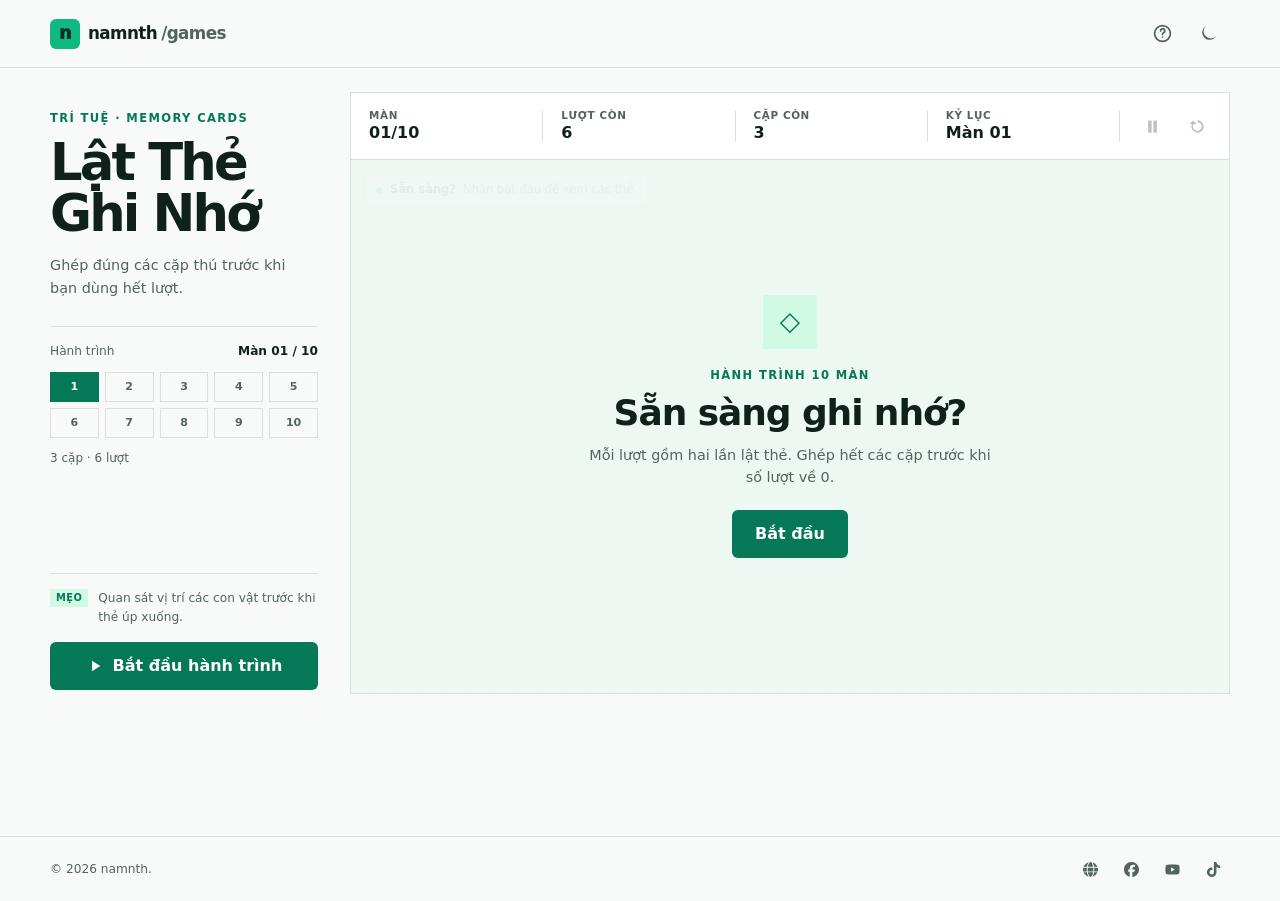
<file: public/games/memory/index.html>
<!DOCTYPE html>
<html lang="vi">
  <head>
    <meta charset="UTF-8" />
    <meta name="viewport" content="width=device-width, initial-scale=1.0, viewport-fit=cover" />
    <meta name="theme-color" content="#f7faf9" />
    <meta name="description" content="Lật Thẻ Ghi Nhớ - ghi nhớ các cặp thú và chinh phục hành trình 10 màn." />
    <title>Lật Thẻ Ghi Nhớ - namnth games</title>
    <link rel="icon" href="../../assets/favicon.ico" sizes="any" />
    <link rel="icon" type="image/png" href="../../assets/favicon.png" />
    <link rel="apple-touch-icon" href="../../assets/apple-touch-icon.png" />
    <link rel="stylesheet" href="../../assets/css/normalize.css" />
    <link rel="stylesheet" href="../../assets/css/tokens.css" />
    <link rel="stylesheet" href="../../assets/css/base.css" />
    <link rel="stylesheet" href="../../assets/css/layout.css" />
    <link rel="stylesheet" href="../../assets/css/components.css" />
    <link rel="stylesheet" href="../../assets/css/sections/header.css" />
    <link rel="stylesheet" href="../../assets/css/sections/memory.css" />
    <link rel="stylesheet" href="../../assets/css/sections/footer.css" />
  </head>
  <body>
    <!-- ==================== 01. HEADER ==================== -->
    <header class="header">
      <nav class="header__nav container" aria-label="Điều hướng chính">
        <a class="wordmark" href="../../" aria-label="namnth games - trang chủ">
          <span class="wordmark__mark" aria-hidden="true">n</span>
          <span>namnth</span><span class="wordmark__suffix">/games</span>
        </a>
        <div class="header__actions">
          <button class="icon-button" id="helpButton" type="button" aria-label="Xem hướng dẫn" title="Hướng dẫn">
            <svg viewBox="0 0 24 24" aria-hidden="true"><circle cx="12" cy="12" r="9" fill="none" stroke="currentColor" stroke-width="2"/><path d="M9.8 9a2.4 2.4 0 1 1 3.3 2.2c-.8.4-1.1.9-1.1 1.8m0 3v.1" fill="none" stroke="currentColor" stroke-width="2" stroke-linecap="round"/></svg>
          </button>
          <button class="icon-button" id="themeButton" type="button" aria-label="Chuyển giao diện tối" title="Đổi giao diện">
            <svg class="theme-icon" viewBox="0 0 24 24" aria-hidden="true">
              <path class="theme-icon__moon" d="M20.5 15.2A8 8 0 0 1 8.8 3.5a8.5 8.5 0 1 0 11.7 11.7Z" fill="currentColor" />
              <g class="theme-icon__sun" fill="currentColor"><circle cx="12" cy="12" r="4"/><path d="M11 2h2v3h-2zm0 17h2v3h-2zM2 11h3v2H2zm17 0h3v2h-3zM4.2 5.6l1.4-1.4 2.1 2.1-1.4 1.4zm12.1 12.1 1.4-1.4 2.1 2.1-1.4 1.4zM4.2 18.4l2.1-2.1 1.4 1.4-2.1 2.1zM16.3 6.3l2.1-2.1 1.4 1.4-2.1 2.1z"/></g>
            </svg>
          </button>
        </div>
      </nav>
    </header>
    <!-- ==================== END HEADER ==================== -->

    <main>
      <!-- ==================== 02. MEMORY GAME ==================== -->
      <section class="memory" aria-labelledby="gameTitle">
        <div class="memory__layout container">
          <aside class="memory__sidebar">
            <div class="memory__heading">
              <p class="eyebrow">Trí tuệ · Memory Cards</p>
              <h1 id="gameTitle">Lật Thẻ<br />Ghi Nhớ</h1>
              <p>Ghép đúng các cặp thú trước khi bạn dùng hết lượt.</p>
            </div>

            <div class="memory-campaign" aria-label="Tiến độ 10 màn">
              <div class="memory-campaign__header">
                <span>Hành trình</span>
                <strong id="campaignLabel">Màn 01 / 10</strong>
              </div>
              <ol class="memory-campaign__track" id="campaignTrack">
                <li class="is-current"><span>1</span></li><li><span>2</span></li><li><span>3</span></li><li><span>4</span></li><li><span>5</span></li>
                <li><span>6</span></li><li><span>7</span></li><li><span>8</span></li><li><span>9</span></li><li><span>10</span></li>
              </ol>
              <p id="levelHint">3 cặp · 6 lượt</p>
            </div>

            <div class="memory__tip">
              <span>Mẹo</span>
              <p>Quan sát vị trí các con vật trước khi thẻ úp xuống.</p>
            </div>

            <button class="button button--primary memory__start" id="startButton" type="button">
              <svg viewBox="0 0 24 24" aria-hidden="true"><path d="M8 5v14l11-7Z" fill="currentColor"/></svg>
              <span>Bắt đầu hành trình</span>
            </button>
          </aside>

          <div class="memory-play">
            <div class="memory-hud" aria-label="Thông tin ván chơi">
              <div class="memory-hud__item"><span>Màn</span><strong id="levelValue">01/10</strong></div>
              <div class="memory-hud__item"><span>Lượt còn</span><strong id="movesValue">6</strong></div>
              <div class="memory-hud__item"><span>Cặp còn</span><strong id="pairsValue">3</strong></div>
              <div class="memory-hud__item memory-hud__best"><span>Kỷ lục</span><strong id="bestValue">Màn 01</strong></div>
              <div class="memory-hud__controls">
                <button class="icon-button memory-control" id="pauseButton" type="button" aria-label="Tạm dừng" title="Tạm dừng" disabled>
                  <svg viewBox="0 0 24 24" aria-hidden="true"><path d="M7 5h4v14H7zm6 0h4v14h-4Z" fill="currentColor"/></svg>
                </button>
                <button class="icon-button memory-control" id="restartButton" type="button" aria-label="Chơi lại màn" title="Chơi lại màn" disabled>
                  <svg viewBox="0 0 24 24" aria-hidden="true"><path d="M12 5a7 7 0 1 1-6.3 4H3l4-4 4 4H7.8A5 5 0 1 0 12 7Z" fill="currentColor"/></svg>
                </button>
              </div>
            </div>

            <div class="memory-board" id="board">
              <div class="memory-board__status" aria-live="polite">
                <span class="memory-board__status-dot" aria-hidden="true"></span>
                <strong id="statusText">Sẵn sàng?</strong>
                <span id="statusDetail">Nhấn bắt đầu để xem các thẻ.</span>
              </div>
              <div class="memory-board__grid" id="cardGrid" aria-label="Bàn thẻ ghi nhớ"></div>

              <div class="memory-message" id="messageOverlay">
                <div class="memory-message__symbol" id="messageSymbol" aria-hidden="true">◇</div>
                <p class="eyebrow" id="messageEyebrow">Hành trình 10 màn</p>
                <h2 id="messageTitle">Sẵn sàng ghi nhớ?</h2>
                <p id="messageText">Mỗi lượt gồm hai lần lật thẻ. Ghép hết các cặp trước khi số lượt về 0.</p>
                <div class="memory-message__actions">
                  <button class="button button--primary" id="messagePrimary" type="button">Bắt đầu</button>
                  <button class="button button--secondary" id="messageSecondary" type="button" hidden></button>
                </div>
              </div>
            </div>
          </div>
        </div>
      </section>
      <!-- ==================== END MEMORY GAME ==================== -->
    </main>

    <!-- ==================== 03. FOOTER ==================== -->
    <footer class="site-footer" data-site-footer></footer>
    <!-- ==================== END FOOTER ==================== -->

    <!-- ==================== 04. HELP DIALOG ==================== -->
    <dialog class="dialog memory-help" id="helpDialog">
      <div class="dialog__header">
        <div><p class="eyebrow">Cách chơi</p><h2>Ghi nhớ và ghép cặp</h2></div>
        <button class="icon-button" id="closeHelpButton" type="button" aria-label="Đóng hướng dẫn">
          <svg viewBox="0 0 24 24" aria-hidden="true"><path d="m6 6 12 12M18 6 6 18" fill="none" stroke="currentColor" stroke-width="2" stroke-linecap="round"/></svg>
        </button>
      </div>
      <div class="dialog__content">
        <ol class="memory-help__steps">
          <li><span>1</span><p><strong>Quan sát</strong> các thẻ được mở trong vài giây.</p></li>
          <li><span>2</span><p><strong>Lật hai thẻ</strong> trong mỗi lượt để tìm hình giống nhau.</p></li>
          <li><span>3</span><p><strong>Ghép hết cặp</strong> trước khi dùng hết lượt để sang màn.</p></li>
        </ol>
        <p class="memory-help__note">Có 10 màn. Càng về sau, bàn lớn hơn và thời gian quan sát ngắn hơn.</p>
      </div>
      <button class="button button--primary dialog__button" id="gotItButton" type="button">Đã hiểu</button>
    </dialog>
    <!-- ==================== END HELP DIALOG ==================== -->

    <script src="../../assets/js/theme.js" defer></script>
    <script src="../../assets/js/site-footer.js" defer></script>
    <script src="./game.js" defer></script>
  </body>
</html>
</file>
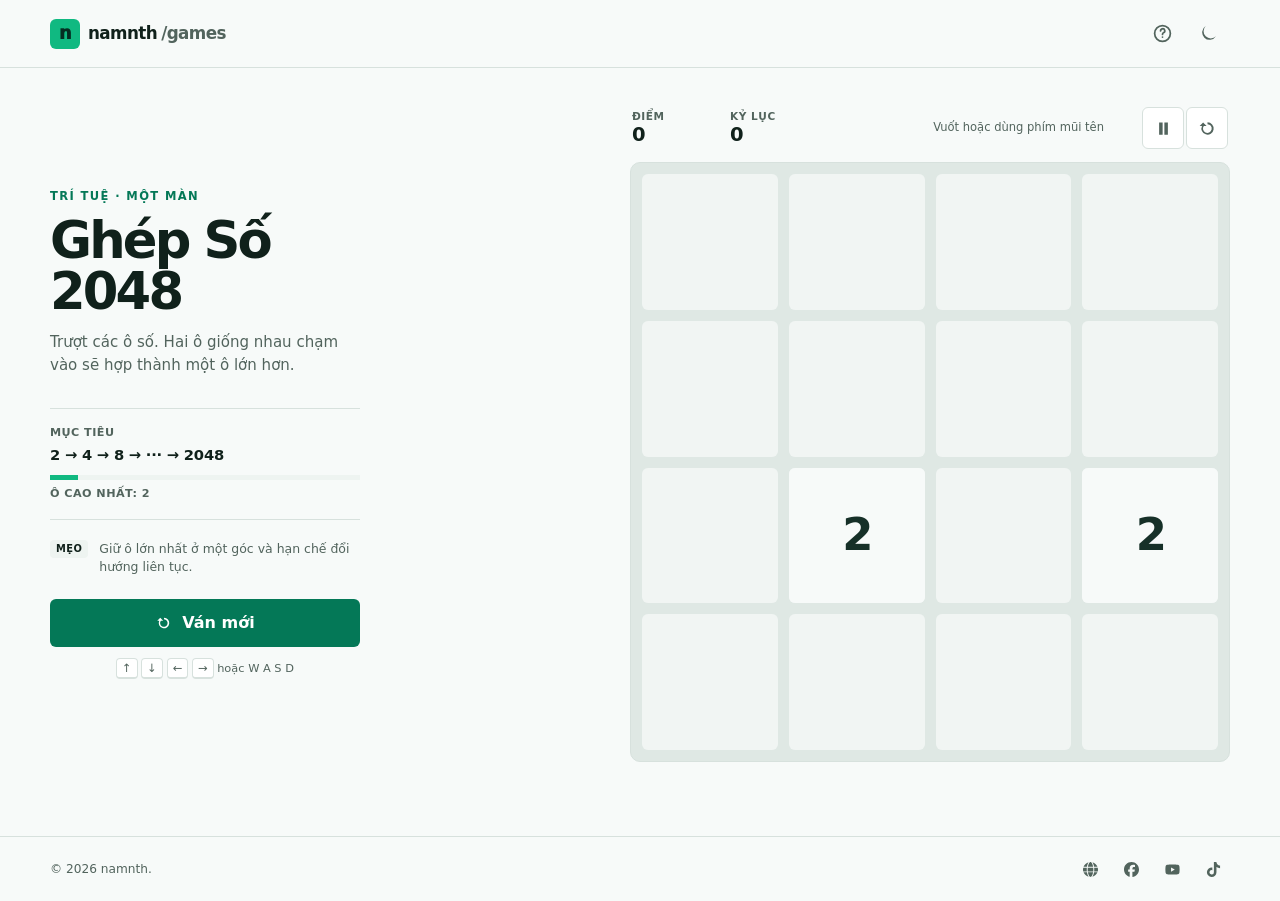
<file: public/games/merge-2048/index.html>
<!DOCTYPE html>
<html lang="vi">
  <head>
    <meta charset="UTF-8" />
    <meta name="viewport" content="width=device-width, initial-scale=1.0, viewport-fit=cover" />
    <meta name="theme-color" content="#f7faf9" />
    <meta name="description" content="Ghép Số 2048 - ghép các ô cùng số và chinh phục ô 2048." />
    <title>Ghép Số 2048 - namnth games</title>
    <link rel="icon" href="../../assets/favicon.ico" sizes="any" />
    <link rel="icon" type="image/png" href="../../assets/favicon.png" />
    <link rel="apple-touch-icon" href="../../assets/apple-touch-icon.png" />
    <link rel="stylesheet" href="../../assets/css/normalize.css" />
    <link rel="stylesheet" href="../../assets/css/tokens.css" />
    <link rel="stylesheet" href="../../assets/css/base.css" />
    <link rel="stylesheet" href="../../assets/css/layout.css" />
    <link rel="stylesheet" href="../../assets/css/components.css" />
    <link rel="stylesheet" href="../../assets/css/sections/header.css" />
    <link rel="stylesheet" href="../../assets/css/sections/merge-2048.css" />
    <link rel="stylesheet" href="../../assets/css/sections/footer.css" />
  </head>
  <body>
    <!-- ==================== 01. HEADER ==================== -->
    <header class="header">
      <nav class="header__nav container" aria-label="Điều hướng chính">
        <a class="wordmark" href="../../" aria-label="namnth games - trang chủ">
          <span class="wordmark__mark" aria-hidden="true">n</span>
          <span>namnth</span><span class="wordmark__suffix">/games</span>
        </a>
        <div class="header__actions">
          <button class="icon-button" id="helpButton" type="button" aria-label="Xem hướng dẫn" title="Hướng dẫn">
            <svg viewBox="0 0 24 24" aria-hidden="true"><use href="../../assets/icons/sprite.svg#help"></use></svg>
          </button>
          <button class="icon-button" id="themeButton" type="button" aria-label="Chuyển giao diện tối" title="Đổi giao diện">
            <svg class="theme-icon theme-icon__moon" viewBox="0 0 24 24" aria-hidden="true"><use href="../../assets/icons/sprite.svg#moon"></use></svg>
            <svg class="theme-icon theme-icon__sun" viewBox="0 0 24 24" aria-hidden="true"><use href="../../assets/icons/sprite.svg#sun"></use></svg>
          </button>
        </div>
      </nav>
    </header>
    <!-- ==================== END HEADER ==================== -->

    <main>
      <!-- ==================== 02. MERGE 2048 GAME ==================== -->
      <section class="merge-game" aria-labelledby="gameTitle">
        <div class="merge-game__layout container">
          <aside class="merge-game__sidebar">
            <div class="merge-game__heading">
              <p class="eyebrow">Trí tuệ · Một màn</p>
              <h1 id="gameTitle">Ghép Số <br />2048</h1>
              <p>Trượt các ô số. Hai ô giống nhau chạm vào sẽ hợp thành một ô lớn hơn.</p>
            </div>

            <div class="merge-goal" aria-label="Mục tiêu trò chơi">
              <span class="merge-goal__label">Mục tiêu</span>
              <strong>2 → 4 → 8 → ··· → 2048</strong>
              <span class="merge-goal__progress"><i id="goalProgress"></i></span>
              <small id="goalLabel">Ô cao nhất: 2</small>
            </div>

            <div class="merge-game__tip">
              <span>Mẹo</span>
              <p>Giữ ô lớn nhất ở một góc và hạn chế đổi hướng liên tục.</p>
            </div>

            <button class="button button--primary merge-game__new" id="newGameButton" type="button">
              <svg viewBox="0 0 24 24" aria-hidden="true"><use href="../../assets/icons/sprite.svg#restart"></use></svg>
              <span>Ván mới</span>
            </button>
            <p class="merge-game__keyboard-note"><kbd>↑</kbd> <kbd>↓</kbd> <kbd>←</kbd> <kbd>→</kbd> hoặc W A S D</p>
          </aside>

          <div class="merge-play">
            <div class="merge-hud" aria-label="Thông tin ván chơi">
              <div class="merge-hud__item">
                <span>Điểm</span>
                <strong id="scoreValue">0</strong>
                <b id="scoreGain" aria-hidden="true"></b>
              </div>
              <div class="merge-hud__item">
                <span>Kỷ lục</span>
                <strong id="bestValue">0</strong>
              </div>
              <p class="merge-hud__status" id="inputHint">Vuốt hoặc dùng phím mũi tên</p>
              <div class="merge-hud__controls">
                <button class="icon-button merge-control" id="pauseButton" type="button" aria-label="Tạm dừng" title="Tạm dừng">
                  <svg class="merge-control__pause" viewBox="0 0 24 24" aria-hidden="true"><use href="../../assets/icons/sprite.svg#pause"></use></svg>
                  <svg class="merge-control__play" viewBox="0 0 24 24" aria-hidden="true"><use href="../../assets/icons/sprite.svg#play"></use></svg>
                </button>
                <button class="icon-button merge-control" id="restartButton" type="button" aria-label="Chơi ván mới" title="Chơi ván mới">
                  <svg viewBox="0 0 24 24" aria-hidden="true"><use href="../../assets/icons/sprite.svg#restart"></use></svg>
                </button>
              </div>
            </div>

            <div class="merge-board" id="board" role="grid" tabindex="0" aria-label="Bàn Ghép Số 2048, 4 hàng 4 cột" aria-rowcount="4" aria-colcount="4">
              <div class="merge-board__cells" aria-hidden="true">
                <i></i><i></i><i></i><i></i><i></i><i></i><i></i><i></i>
                <i></i><i></i><i></i><i></i><i></i><i></i><i></i><i></i>
              </div>
              <div class="merge-board__tiles" id="tileGrid"></div>

              <div class="merge-message" id="messageOverlay" hidden>
                <span class="merge-message__mark" id="messageMark" aria-hidden="true">Ⅱ</span>
                <p class="eyebrow" id="messageEyebrow">Tạm nghỉ</p>
                <h2 id="messageTitle">Ván chơi đã tạm dừng</h2>
                <p id="messageText">Điểm và bàn chơi của bạn vẫn được giữ nguyên.</p>
                <div class="merge-message__actions">
                  <button class="button button--primary" id="messagePrimary" type="button">Tiếp tục</button>
                  <button class="button button--secondary" id="messageSecondary" type="button">Ván mới</button>
                </div>
              </div>
            </div>

            <p class="sr-announcement" id="gameAnnouncement" aria-live="polite"></p>

            <div class="merge-dpad" aria-label="Điều khiển hướng">
              <button class="merge-dpad__button merge-dpad__button--up" type="button" data-direction="up" aria-label="Trượt lên">
                <svg viewBox="0 0 24 24" aria-hidden="true"><use href="../../assets/icons/sprite.svg#arrow"></use></svg>
              </button>
              <button class="merge-dpad__button merge-dpad__button--left" type="button" data-direction="left" aria-label="Trượt sang trái">
                <svg viewBox="0 0 24 24" aria-hidden="true"><use href="../../assets/icons/sprite.svg#arrow"></use></svg>
              </button>
              <span class="merge-dpad__center" aria-hidden="true">2048</span>
              <button class="merge-dpad__button merge-dpad__button--right" type="button" data-direction="right" aria-label="Trượt sang phải">
                <svg viewBox="0 0 24 24" aria-hidden="true"><use href="../../assets/icons/sprite.svg#arrow"></use></svg>
              </button>
              <button class="merge-dpad__button merge-dpad__button--down" type="button" data-direction="down" aria-label="Trượt xuống">
                <svg viewBox="0 0 24 24" aria-hidden="true"><use href="../../assets/icons/sprite.svg#arrow"></use></svg>
              </button>
            </div>
          </div>
        </div>
      </section>
      <!-- ==================== END MERGE 2048 GAME ==================== -->
    </main>

    <!-- ==================== 03. FOOTER ==================== -->
    <footer class="site-footer" data-site-footer></footer>
    <!-- ==================== END FOOTER ==================== -->

    <!-- ==================== 04. HELP DIALOG ==================== -->
    <dialog class="dialog merge-help" id="helpDialog">
      <div class="dialog__header">
        <div>
          <p class="eyebrow">Cách chơi</p>
          <h2>Ghép để đạt 2048</h2>
        </div>
        <button class="icon-button" id="closeHelpButton" type="button" aria-label="Đóng hướng dẫn">
          <svg viewBox="0 0 24 24" aria-hidden="true"><use href="../../assets/icons/sprite.svg#close"></use></svg>
        </button>
      </div>
      <div class="dialog__content">
        <ol class="merge-help__steps">
          <li><span>1</span><p><strong>Vuốt hoặc dùng phím mũi tên</strong> để trượt toàn bộ ô số.</p></li>
          <li><span>2</span><p>Hai ô <strong>cùng giá trị</strong> chạm nhau sẽ ghép thành một.</p></li>
          <li><span>3</span><p>Tạo được ô <strong>2048</strong> để chiến thắng. Đừng để bàn bị kín.</p></li>
        </ol>
        <p class="merge-help__note">Mỗi ô chỉ được ghép một lần trong cùng một lượt trượt.</p>
      </div>
      <button class="button button--primary dialog__button" id="gotItButton" type="button">Đã hiểu</button>
    </dialog>
    <!-- ==================== END HELP DIALOG ==================== -->

    <!-- ==================== 05. RESTART DIALOG ==================== -->
    <dialog class="dialog merge-restart" id="restartDialog">
      <div class="dialog__header">
        <div>
          <p class="eyebrow">Bắt đầu lại</p>
          <h2>Tạo ván mới?</h2>
        </div>
        <button class="icon-button" id="closeRestartButton" type="button" aria-label="Đóng xác nhận">
          <svg viewBox="0 0 24 24" aria-hidden="true"><use href="../../assets/icons/sprite.svg#close"></use></svg>
        </button>
      </div>
      <div class="dialog__content">
        <p>Điểm và bàn hiện tại sẽ được đặt lại. Kỷ lục của bạn vẫn được giữ.</p>
      </div>
      <div class="merge-restart__actions">
        <button class="button button--secondary" id="cancelRestartButton" type="button">Tiếp tục chơi</button>
        <button class="button button--primary" id="confirmRestartButton" type="button">Ván mới</button>
      </div>
    </dialog>
    <!-- ==================== END RESTART DIALOG ==================== -->

    <script src="../../assets/js/theme.js" defer></script>
    <script src="../../assets/js/site-footer.js" defer></script>
    <script src="./game.js" defer></script>
  </body>
</html>
</file>
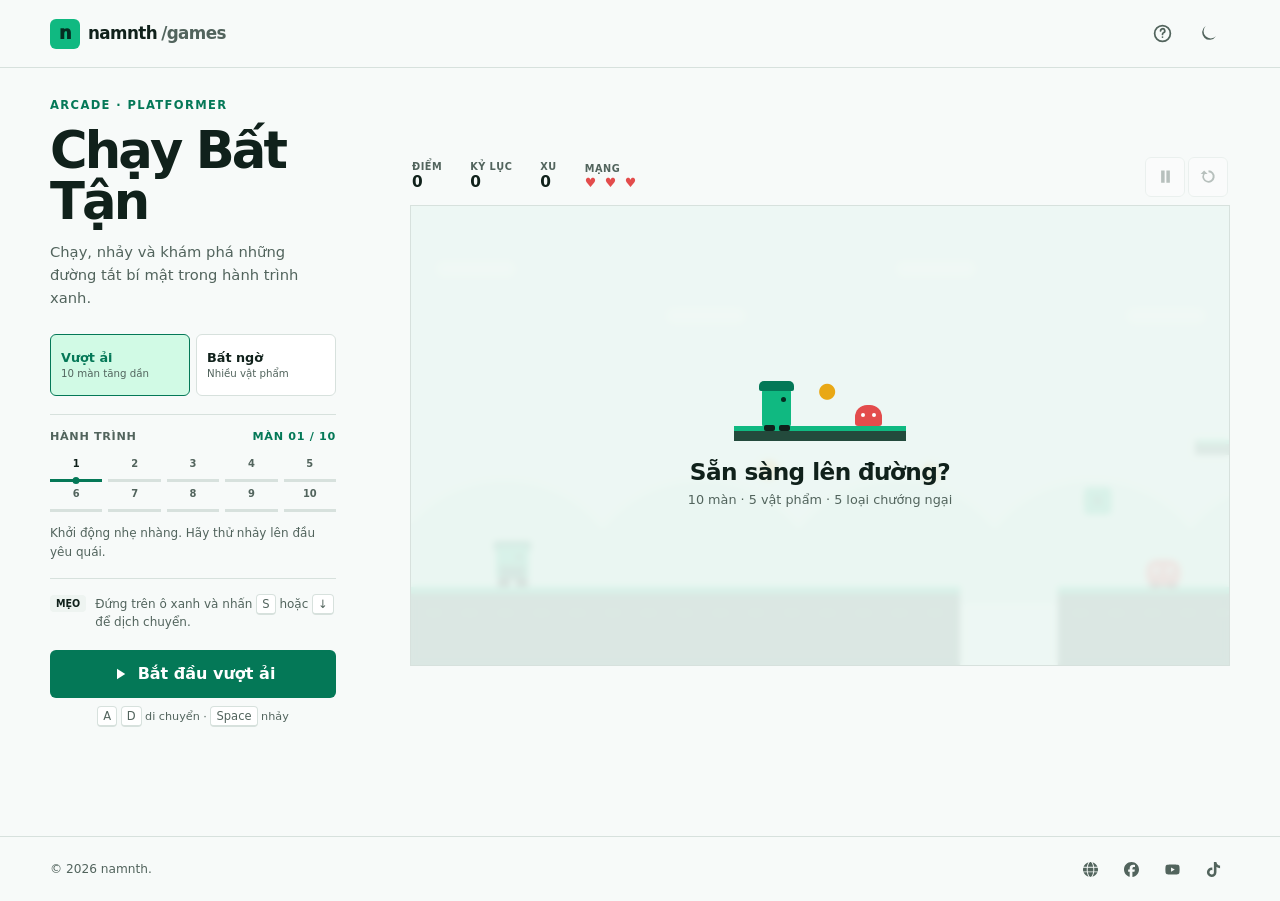
<file: public/games/runner/index.html>
<!DOCTYPE html>
<html lang="vi">
  <head>
    <meta charset="UTF-8" />
    <meta name="viewport" content="width=device-width, initial-scale=1.0, viewport-fit=cover" />
    <meta name="theme-color" content="#f7faf9" />
    <meta name="description" content="Chạy Bất Tận - phiêu lưu qua 10 màn, vượt chướng ngại và săn vật phẩm cùng namnth games." />
    <title>Chạy Bất Tận - namnth games</title>
    <link rel="icon" href="../../assets/favicon.ico" sizes="any" />
    <link rel="icon" type="image/png" href="../../assets/favicon.png" />
    <link rel="apple-touch-icon" href="../../assets/apple-touch-icon.png" />
    <link rel="stylesheet" href="../../assets/css/normalize.css" />
    <link rel="stylesheet" href="../../assets/css/tokens.css" />
    <link rel="stylesheet" href="../../assets/css/base.css" />
    <link rel="stylesheet" href="../../assets/css/layout.css" />
    <link rel="stylesheet" href="../../assets/css/components.css" />
    <link rel="stylesheet" href="../../assets/css/sections/header.css" />
    <link rel="stylesheet" href="../../assets/css/sections/runner.css" />
    <link rel="stylesheet" href="../../assets/css/sections/footer.css" />
  </head>
  <body>
    <!-- ==================== 01. HEADER ==================== -->
    <header class="header">
      <nav class="header__nav container" aria-label="Điều hướng chính">
        <a class="wordmark" href="../../" aria-label="namnth games - trang chủ">
          <span class="wordmark__mark" aria-hidden="true">n</span>
          <span>namnth</span><span class="wordmark__suffix">/games</span>
        </a>
        <div class="header__actions">
          <button class="icon-button" id="helpButton" type="button" aria-label="Xem hướng dẫn" title="Hướng dẫn">
            <svg aria-hidden="true"><use href="../../assets/icons/sprite.svg#help"></use></svg>
          </button>
          <button class="icon-button" id="themeButton" type="button" aria-label="Chuyển giao diện tối" title="Đổi giao diện">
            <svg class="theme-icon" viewBox="0 0 24 24" aria-hidden="true">
              <path class="theme-icon__moon" d="M20.5 15.2A8 8 0 0 1 8.8 3.5a8.5 8.5 0 1 0 11.7 11.7Z" fill="currentColor" />
              <g class="theme-icon__sun" fill="currentColor"><circle cx="12" cy="12" r="4"/><path d="M11 2h2v3h-2zm0 17h2v3h-2zM2 11h3v2H2zm17 0h3v2h-3zM4.2 5.6l1.4-1.4 2.1 2.1-1.4 1.4zm12.1 12.1 1.4-1.4 2.1 2.1-1.4 1.4zM4.2 18.4l2.1-2.1 1.4 1.4-2.1 2.1zM16.3 6.3l2.1-2.1 1.4 1.4-2.1 2.1z"/></g>
            </svg>
          </button>
        </div>
      </nav>
    </header>
    <!-- ==================== END HEADER ==================== -->

    <main>
      <!-- ==================== 02. RUNNER GAME ==================== -->
      <section class="runner" aria-labelledby="gameTitle">
        <div class="runner__layout container">
          <aside class="runner__sidebar">
            <div class="runner__heading">
              <p class="eyebrow">Arcade · Platformer</p>
              <h1 id="gameTitle">Chạy Bất Tận</h1>
              <p>Chạy, nhảy và khám phá những đường tắt bí mật trong hành trình xanh.</p>
            </div>

            <div class="mode-switch" role="group" aria-label="Chọn chế độ chơi">
              <button class="mode-switch__button is-active" type="button" data-mode="campaign" aria-pressed="true">
                <span>Vượt ải</span><small>10 màn tăng dần</small>
              </button>
              <button class="mode-switch__button" type="button" data-mode="surprise" aria-pressed="false">
                <span>Bất ngờ</span><small>Nhiều vật phẩm</small>
              </button>
            </div>

            <div class="runner-progress" aria-label="Tiến độ hành trình">
              <div class="runner-progress__header">
                <span>Hành trình</span><strong id="journeyLabel">Màn 01 / 10</strong>
              </div>
              <ol class="runner-progress__track" id="journeyTrack">
                <li class="is-current"><span>1</span></li><li><span>2</span></li><li><span>3</span></li><li><span>4</span></li><li><span>5</span></li>
                <li><span>6</span></li><li><span>7</span></li><li><span>8</span></li><li><span>9</span></li><li><span>10</span></li>
              </ol>
              <p id="levelHint">Khởi động nhẹ nhàng. Hãy thử nhảy lên đầu yêu quái.</p>
            </div>

            <div class="runner__tip">
              <span class="runner__tip-key">Mẹo</span>
              <p>Đứng trên ô xanh và nhấn <kbd>S</kbd> hoặc <kbd>↓</kbd> để dịch chuyển.</p>
            </div>

            <button class="button button--primary runner__start" id="startButton" type="button">
              <svg aria-hidden="true"><use href="../../assets/icons/sprite.svg#play"></use></svg>
              <span>Bắt đầu vượt ải</span>
            </button>
            <p class="runner__keyboard-note"><kbd>A</kbd> <kbd>D</kbd> di chuyển · <kbd>Space</kbd> nhảy</p>
          </aside>

          <div class="runner-play">
            <div class="runner-hud" aria-label="Thông tin ván chơi">
              <div class="runner-hud__item"><span>Điểm</span><strong id="scoreValue">0</strong></div>
              <div class="runner-hud__item"><span>Kỷ lục</span><strong id="highScoreValue">0</strong></div>
              <div class="runner-hud__item"><span>Xu</span><strong id="coinValue">0</strong></div>
              <div class="runner-hud__item runner-hud__lives"><span>Mạng</span><strong id="lifeValue" aria-label="3 mạng">♥ ♥ ♥</strong></div>
              <div class="runner-hud__controls">
                <button class="icon-button icon-button--runner" id="pauseButton" type="button" data-state="pause" aria-label="Tạm dừng" disabled>
                  <svg aria-hidden="true"><use class="control-icon__pause" href="../../assets/icons/sprite.svg#pause"></use><use class="control-icon__play" href="../../assets/icons/sprite.svg#play"></use></svg>
                </button>
                <button class="icon-button icon-button--runner" id="restartButton" type="button" aria-label="Chơi lại màn" disabled>
                  <svg aria-hidden="true"><use href="../../assets/icons/sprite.svg#restart"></use></svg>
                </button>
              </div>
            </div>

            <div class="runner-board" id="board">
              <canvas id="gameCanvas" width="960" height="540" aria-label="Màn chơi Chạy Bất Tận"></canvas>
              <div class="runner-board__effects" id="effectBar" aria-live="polite"></div>
              <div class="runner-board__toast" id="gameToast" aria-live="polite" hidden></div>

              <div class="runner-board__overlay" id="introOverlay">
                <div class="runner-scene" aria-hidden="true">
                  <span class="runner-scene__hero"><i></i></span>
                  <span class="runner-scene__coin">●</span>
                  <span class="runner-scene__enemy"></span>
                  <span class="runner-scene__ground"></span>
                </div>
                <strong>Sẵn sàng lên đường?</strong>
                <span>10 màn · 5 vật phẩm · 5 loại chướng ngại</span>
              </div>

              <div class="runner-board__overlay" id="messageOverlay" hidden>
                <span class="runner-board__message-icon" id="messageIcon" aria-hidden="true">Ⅱ</span>
                <h2 id="messageTitle">Tạm dừng</h2>
                <p id="messageText">Tiếp tục khi bạn sẵn sàng.</p>
                <div class="runner-board__actions">
                  <button class="button button--primary" id="messagePrimary" type="button">Tiếp tục</button>
                  <button class="button button--secondary" id="messageSecondary" type="button">Chơi lại màn</button>
                </div>
              </div>
            </div>

            <div class="runner-touch" aria-label="Điều khiển trên thiết bị cảm ứng">
              <div class="runner-touch__move">
                <button type="button" id="moveLeftButton" aria-label="Di chuyển sang trái"><span aria-hidden="true">←</span></button>
                <button type="button" id="moveRightButton" aria-label="Di chuyển sang phải"><span aria-hidden="true">→</span></button>
              </div>
              <button class="runner-touch__portal" type="button" id="portalButton">Chui</button>
              <button class="runner-touch__jump" type="button" id="jumpButton">Nhảy <span aria-hidden="true">↑</span></button>
            </div>
          </div>
        </div>
      </section>
      <!-- ==================== END RUNNER GAME ==================== -->
    </main>

    <!-- ==================== 03. FOOTER ==================== -->
    <footer class="site-footer" data-site-footer></footer>
    <!-- ==================== END FOOTER ==================== -->

    <!-- ==================== 04. HELP DIALOG ==================== -->
    <dialog class="dialog runner-help" id="helpDialog" aria-labelledby="helpTitle">
      <div class="dialog__header">
        <div><span class="eyebrow">Cách chơi</span><h2 id="helpTitle">Chạy, nhảy, khám phá</h2></div>
        <button class="icon-button" id="closeHelpButton" type="button" aria-label="Đóng hướng dẫn">
          <svg aria-hidden="true"><use href="../../assets/icons/sprite.svg#close"></use></svg>
        </button>
      </div>
      <div class="dialog__content runner-help__content">
        <p>Dùng <kbd>A</kbd> <kbd>D</kbd> hoặc phím mũi tên để chạy. Nhấn <kbd>Space</kbd> để nhảy; giẫm từ trên xuống để hạ yêu quái. Tìm ô dịch chuyển màu xanh để mở đường tắt.</p>
        <h3>5 vật phẩm nâng cấp</h3>
        <ul class="runner-help__grid">
          <li><i class="item-icon item-icon--shield">S</i><span><strong>Khiên lá</strong><small>Chặn một lần va chạm</small></span></li>
          <li><i class="item-icon item-icon--wing">W</i><span><strong>Cánh gió</strong><small>Nhảy hai lần trong 14 giây</small></span></li>
          <li><i class="item-icon item-icon--magnet">U</i><span><strong>Nam châm</strong><small>Hút xu ở gần trong 12 giây</small></span></li>
          <li><i class="item-icon item-icon--sprint">≫</i><span><strong>Giày tốc hành</strong><small>Tăng tốc trong 10 giây</small></span></li>
          <li><i class="item-icon item-icon--heart">♥</i><span><strong>Tim xanh</strong><small>Hồi một mạng đã mất</small></span></li>
        </ul>
        <h3>5 chướng ngại vật</h3>
        <ul class="runner-help__obstacles">
          <li><i class="obstacle-icon obstacle-icon--spike"></i><span>Chông nhọn</span></li>
          <li><i class="obstacle-icon obstacle-icon--pit"></i><span>Hố sâu</span></li>
          <li><i class="obstacle-icon obstacle-icon--fire"></i><span>Cột lửa</span></li>
          <li><i class="obstacle-icon obstacle-icon--rock"></i><span>Đá lăn</span></li>
          <li><i class="obstacle-icon obstacle-icon--crusher"></i><span>Búa dập</span></li>
        </ul>
      </div>
      <button class="button button--primary dialog__button" id="gotItButton" type="button">Đã hiểu</button>
    </dialog>
    <!-- ==================== END HELP DIALOG ==================== -->

    <script src="../../assets/js/theme.js" defer></script>
    <script src="../../assets/js/site-footer.js" defer></script>
    <script src="./game.js" defer></script>
  </body>
</html>
</file>
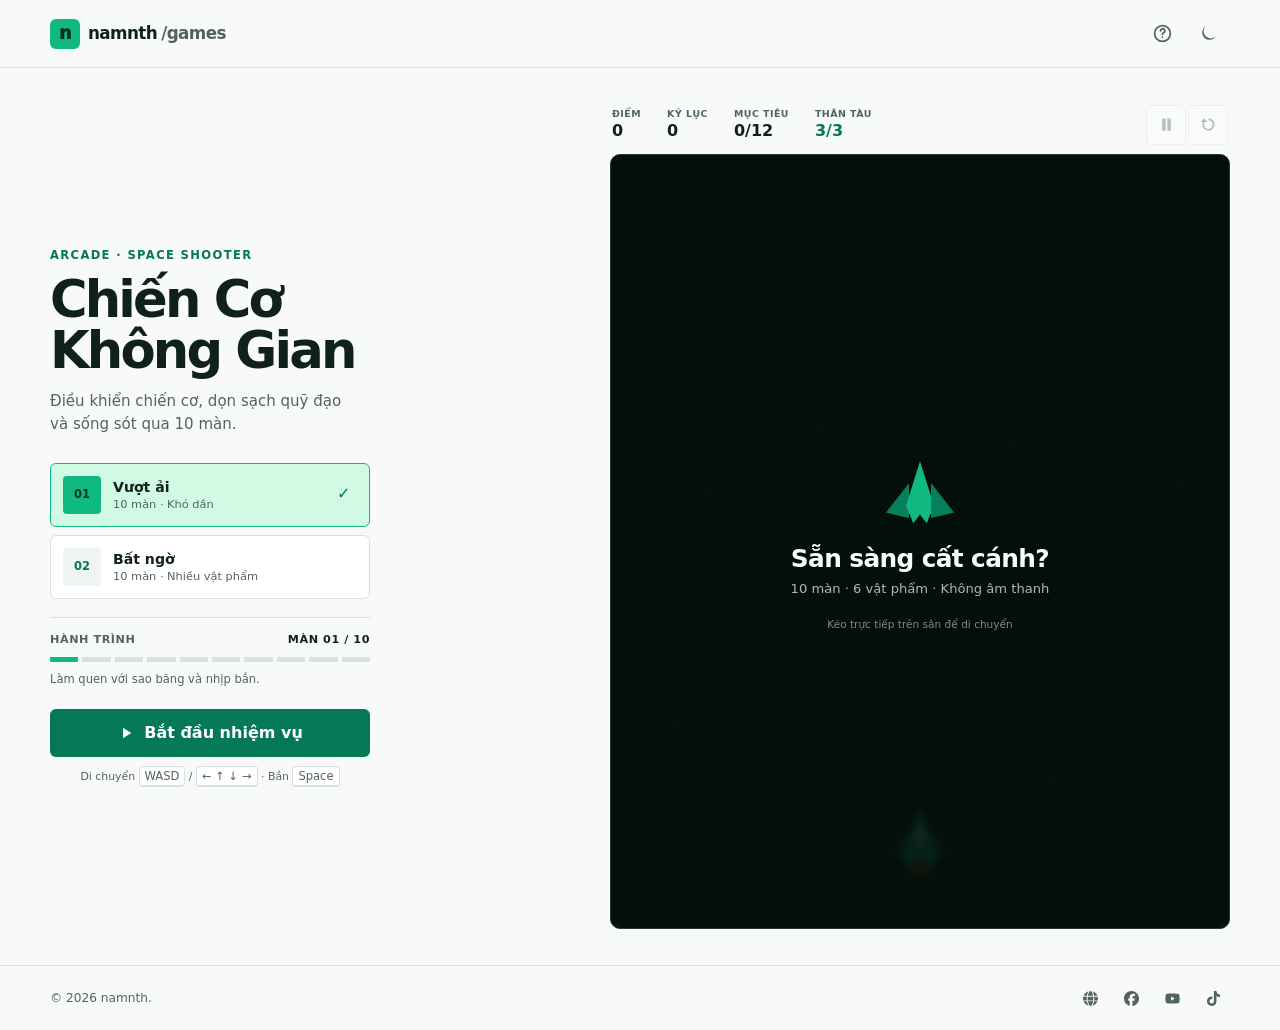
<file: public/games/shooter/index.html>
<!DOCTYPE html>
<html lang="vi">
  <head>
    <meta charset="UTF-8" />
    <meta name="viewport" content="width=device-width, initial-scale=1.0, viewport-fit=cover" />
    <meta name="theme-color" content="#f7faf9" />
    <meta name="description" content="Chiến Cơ Không Gian - vượt 10 màn, hạ chiến cơ địch và thu thập vật phẩm." />
    <title>Chiến Cơ Không Gian - namnth games</title>
    <link rel="icon" href="../../assets/favicon.ico" sizes="any" />
    <link rel="icon" type="image/png" href="../../assets/favicon.png" />
    <link rel="apple-touch-icon" href="../../assets/apple-touch-icon.png" />
    <link rel="stylesheet" href="../../assets/css/normalize.css" />
    <link rel="stylesheet" href="../../assets/css/tokens.css" />
    <link rel="stylesheet" href="../../assets/css/base.css" />
    <link rel="stylesheet" href="../../assets/css/layout.css" />
    <link rel="stylesheet" href="../../assets/css/components.css" />
    <link rel="stylesheet" href="../../assets/css/sections/header.css" />
    <link rel="stylesheet" href="../../assets/css/sections/shooter.css" />
    <link rel="stylesheet" href="../../assets/css/sections/footer.css" />
  </head>
  <body>
    <!-- ==================== 01. HEADER ==================== -->
    <header class="header">
      <nav class="header__nav container" aria-label="Điều hướng chính">
        <a class="wordmark" href="../../" aria-label="namnth games - trang chủ">
          <span class="wordmark__mark" aria-hidden="true">n</span>
          <span>namnth</span><span class="wordmark__suffix">/games</span>
        </a>
        <div class="header__actions">
          <button class="icon-button" id="helpButton" type="button" aria-label="Xem hướng dẫn" title="Hướng dẫn">
            <svg viewBox="0 0 24 24" aria-hidden="true"><circle cx="12" cy="12" r="9" fill="none" stroke="currentColor" stroke-width="2"/><path d="M9.8 9a2.4 2.4 0 1 1 3.3 2.2c-.8.4-1.1.9-1.1 1.8m0 3v.1" fill="none" stroke="currentColor" stroke-width="2" stroke-linecap="round"/></svg>
          </button>
          <button class="icon-button" id="themeButton" type="button" aria-label="Chuyển giao diện tối" title="Đổi giao diện">
            <svg class="theme-icon" viewBox="0 0 24 24" aria-hidden="true">
              <path class="theme-icon__moon" d="M20.5 15.2A8 8 0 0 1 8.8 3.5a8.5 8.5 0 1 0 11.7 11.7Z" fill="currentColor" />
              <g class="theme-icon__sun" fill="currentColor"><circle cx="12" cy="12" r="4"/><path d="M11 2h2v3h-2zm0 17h2v3h-2zM2 11h3v2H2zm17 0h3v2h-3zM4.2 5.6l1.4-1.4 2.1 2.1-1.4 1.4zm12.1 12.1 1.4-1.4 2.1 2.1-1.4 1.4zM4.2 18.4l2.1-2.1 1.4 1.4-2.1 2.1zM16.3 6.3l2.1-2.1 1.4 1.4-2.1 2.1z"/></g>
            </svg>
          </button>
        </div>
      </nav>
    </header>
    <!-- ==================== END HEADER ==================== -->

    <main>
      <!-- ==================== 02. SPACE SHOOTER ==================== -->
      <section class="shooter" aria-labelledby="gameTitle">
        <div class="shooter__layout container">
          <aside class="shooter__sidebar">
            <div class="shooter__heading">
              <p class="eyebrow">Arcade · Space Shooter</p>
              <h1 id="gameTitle">Chiến Cơ<br />Không Gian</h1>
              <p>Điều khiển chiến cơ, dọn sạch quỹ đạo và sống sót qua 10 màn.</p>
            </div>

            <div class="shooter-mode" id="modeList" aria-label="Chọn chế độ chơi">
              <button class="shooter-mode__option is-active" type="button" data-mode="campaign" aria-pressed="true">
                <span class="shooter-mode__number">01</span>
                <span><strong>Vượt ải</strong><small>10 màn · Khó dần</small></span>
                <span class="shooter-mode__check" aria-hidden="true">✓</span>
              </button>
              <button class="shooter-mode__option" type="button" data-mode="surprise" aria-pressed="false">
                <span class="shooter-mode__number">02</span>
                <span><strong>Bất ngờ</strong><small>10 màn · Nhiều vật phẩm</small></span>
                <span class="shooter-mode__check" aria-hidden="true">✓</span>
              </button>
            </div>

            <div class="shooter-campaign" aria-label="Tiến độ 10 màn">
              <div class="shooter-campaign__header">
                <span>Hành trình</span>
                <strong id="campaignLabel">Màn 01 / 10</strong>
              </div>
              <ol class="shooter-campaign__track" id="campaignTrack">
                <li class="is-current"><span>1</span></li><li><span>2</span></li><li><span>3</span></li><li><span>4</span></li><li><span>5</span></li>
                <li><span>6</span></li><li><span>7</span></li><li><span>8</span></li><li><span>9</span></li><li><span>10</span></li>
              </ol>
              <p id="levelHint">Làm quen với sao băng và nhịp bắn.</p>
            </div>

            <button class="button button--primary shooter__start" id="startButton" type="button">
              <svg viewBox="0 0 24 24" aria-hidden="true"><path d="M8 5v14l11-7Z" fill="currentColor"/></svg>
              <span>Bắt đầu nhiệm vụ</span>
            </button>
            <p class="shooter__keyboard-note">Di chuyển <kbd>WASD</kbd> / <kbd>← ↑ ↓ →</kbd> · Bắn <kbd>Space</kbd></p>
          </aside>

          <div class="shooter-play">
            <div class="shooter-hud" aria-label="Thông tin ván chơi">
              <div class="shooter-hud__item"><span>Điểm</span><strong id="scoreValue">0</strong></div>
              <div class="shooter-hud__item"><span>Kỷ lục</span><strong id="highScoreValue">0</strong></div>
              <div class="shooter-hud__item"><span>Mục tiêu</span><strong id="targetValue">0/12</strong></div>
              <div class="shooter-hud__item shooter-hud__health"><span>Thân tàu</span><strong id="healthValue">3/3</strong></div>
              <div class="shooter-hud__controls">
                <button class="icon-button icon-button--shooter" id="pauseButton" type="button" data-state="pause" aria-label="Tạm dừng" disabled>
                  <svg viewBox="0 0 24 24" aria-hidden="true"><path class="control-icon__pause" d="M7 5h4v14H7zm6 0h4v14h-4Z" fill="currentColor"/><path class="control-icon__play" d="M8 5v14l11-7Z" fill="currentColor"/></svg>
                </button>
                <button class="icon-button icon-button--shooter" id="restartButton" type="button" aria-label="Chơi lại màn" disabled>
                  <svg viewBox="0 0 24 24" aria-hidden="true"><path d="M12 5a7 7 0 1 1-6.3 4H3l4-4 4 4H7.8A5 5 0 1 0 12 7Z" fill="currentColor"/></svg>
                </button>
              </div>
            </div>

            <div class="shooter-board" id="board">
              <canvas id="gameCanvas" width="720" height="900" aria-label="Khu vực chơi Chiến Cơ Không Gian">Trình duyệt của bạn chưa hỗ trợ Canvas.</canvas>
              <div class="shooter-board__effects" id="effectBar" aria-live="polite"></div>
              <div class="shooter-board__toast" id="itemToast" aria-live="polite" hidden></div>

              <div class="shooter-board__overlay" id="introOverlay">
                <div class="shooter-board__ship" aria-hidden="true"><i></i><b></b><i></i></div>
                <strong>Sẵn sàng cất cánh?</strong>
                <span>10 màn · 6 vật phẩm · Không âm thanh</span>
                <small>Kéo trực tiếp trên sân để di chuyển</small>
              </div>

              <div class="shooter-board__overlay" id="messageOverlay" hidden>
                <span class="shooter-board__message-icon" id="messageIcon" aria-hidden="true">Ⅱ</span>
                <h2 id="messageTitle">Tạm dừng</h2>
                <p id="messageText">Tiếp tục khi bạn sẵn sàng.</p>
                <div class="shooter-board__actions">
                  <button class="button button--primary" id="messagePrimary" type="button">Tiếp tục</button>
                  <button class="button button--secondary" id="messageSecondary" type="button">Chơi lại màn</button>
                  <button class="button button--secondary" id="messageTertiary" type="button" hidden>Chọn chế độ</button>
                </div>
              </div>
            </div>

            <!-- <div class="shooter-touch" aria-label="Điều khiển cảm ứng">
              <button class="shooter-touch__move" id="moveLeftButton" type="button" aria-label="Di chuyển sang trái">
                <svg viewBox="0 0 24 24" aria-hidden="true"><path d="m15 5-7 7 7 7" fill="none" stroke="currentColor" stroke-width="2.3" stroke-linecap="round" stroke-linejoin="round"/></svg>
              </button>
              <button class="shooter-touch__fire" id="fireButton" type="button"><span aria-hidden="true">●</span>Bắn</button>
              <button class="shooter-touch__move" id="moveRightButton" type="button" aria-label="Di chuyển sang phải">
                <svg viewBox="0 0 24 24" aria-hidden="true"><path d="m9 5 7 7-7 7" fill="none" stroke="currentColor" stroke-width="2.3" stroke-linecap="round" stroke-linejoin="round"/></svg>
              </button>
            </div> -->
          </div>
        </div>
      </section>
      <!-- ==================== END SPACE SHOOTER ==================== -->
    </main>

    <!-- ==================== 03. FOOTER ==================== -->
    <footer class="site-footer" data-site-footer></footer>
    <!-- ==================== END FOOTER ==================== -->

    <dialog class="dialog shooter-help" id="helpDialog" aria-labelledby="helpTitle">
      <div class="dialog__header">
        <div><span class="eyebrow">Hồ sơ phi công</span><h2 id="helpTitle">Bắn, né và sống sót</h2></div>
        <button class="icon-button" id="closeHelpButton" type="button" aria-label="Đóng hướng dẫn">
          <svg viewBox="0 0 24 24" aria-hidden="true"><path d="m6 6 12 12M18 6 6 18" fill="none" stroke="currentColor" stroke-width="2" stroke-linecap="round"/></svg>
        </button>
      </div>
      <div class="dialog__content shooter-help__content">
        <p>Di chuyển bằng phím hoặc kéo trực tiếp trên sân. Bắn bằng Space hay nút Bắn. Mỗi va chạm làm mất một điểm thân tàu.</p>
        <section class="shooter-help__section" aria-labelledby="itemTitle">
          <h3 id="itemTitle">6 vật phẩm</h3>
          <ul class="shooter-help__list">
            <li><i data-item="laser">L</i><span><strong>Lazer</strong><small>Quét thẳng phía trước trong 5 giây</small></span></li>
            <li><i data-item="triple">×3</i><span><strong>x3 tia</strong><small>Bắn ba hướng trong 10 giây</small></span></li>
            <li><i data-item="blast">✦</i><span><strong>Đạn nổ</strong><small>Sát thương mạnh và nổ lan trong 10 giây</small></span></li>
            <li><i data-item="shield">◇</i><span><strong>Khiên</strong><small>Bất tử trong 8 giây</small></span></li>
            <li><i data-item="repair">+</i><span><strong>Drone sửa chữa</strong><small>Hồi ngay một điểm thân tàu</small></span></li>
            <li><i data-item="slow">T</i><span><strong>Làm chậm thời gian</strong><small>Giảm tốc mọi hiểm họa trong 7 giây</small></span></li>
          </ul>
        </section>
        <section class="shooter-help__section" aria-labelledby="hazardTitle">
          <h3 id="hazardTitle">5 hiểm họa</h3>
          <p>Sao băng lao nhanh · Tiểu hành tinh bọc giáp · Chiến cơ địch biết bắn · Mìn không gian nổ gần · Mảnh vỡ vệ tinh xoay ngang.</p>
        </section>
        <section class="shooter-help__section" aria-labelledby="bossTitle">
          <h3 id="bossTitle">6 boss cuối màn</h3>
          <p>Từ màn 5 đến màn 10, hãy dọn đủ mục tiêu để gọi boss. Mỗi boss có cách di chuyển và kiểu đạn riêng; khi còn nửa máu, chúng sẽ trở nên nhanh và nguy hiểm hơn.</p>
        </section>
      </div>
      <button class="button button--primary dialog__button" id="gotItButton" type="button">Đã rõ, cất cánh</button>
    </dialog>

    <script src="../../assets/js/theme.js" defer></script>
    <script src="../../assets/js/site-footer.js" defer></script>
    <script src="./game.js" defer></script>
  </body>
</html>
</file>
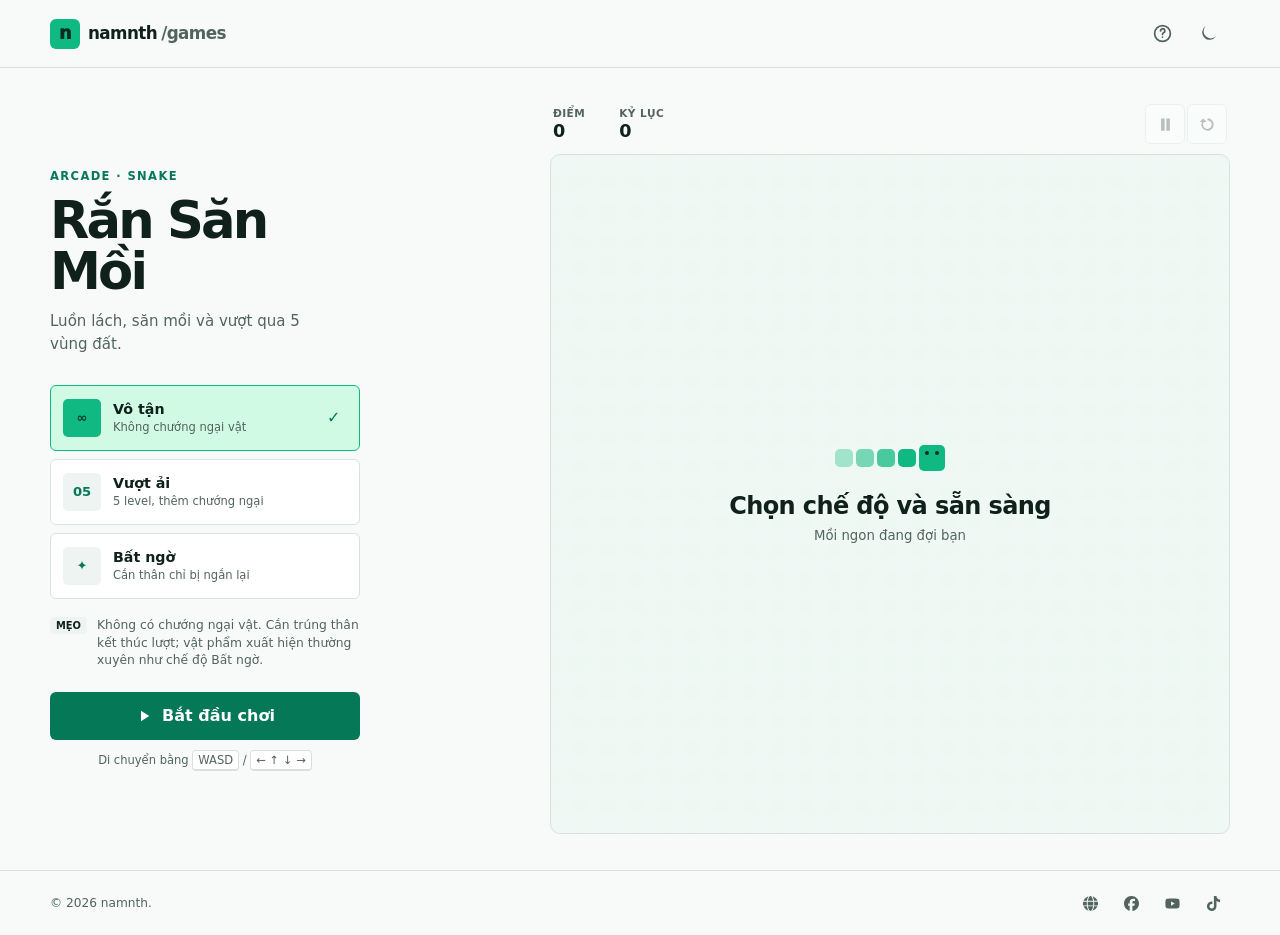
<file: public/games/snake/index.html>
<!DOCTYPE html>
<html lang="vi">
  <head>
    <meta charset="UTF-8" />
    <meta name="viewport" content="width=device-width, initial-scale=1.0, viewport-fit=cover" />
    <meta name="theme-color" content="#f7faf9" />
    <meta name="description" content="Rắn Săn Mồi - mini game Snake hiện đại với ba chế độ chơi." />
    <title>Rắn Săn Mồi - namnth games</title>
    <link rel="icon" href="../../assets/favicon.ico" sizes="any" />
    <link rel="icon" type="image/png" href="../../assets/favicon.png" />
    <link rel="apple-touch-icon" href="../../assets/apple-touch-icon.png" />
    <link rel="stylesheet" href="../../assets/css/normalize.css" />
    <link rel="stylesheet" href="../../assets/css/tokens.css" />
    <link rel="stylesheet" href="../../assets/css/base.css" />
    <link rel="stylesheet" href="../../assets/css/layout.css" />
    <link rel="stylesheet" href="../../assets/css/components.css" />
    <link rel="stylesheet" href="../../assets/css/sections/header.css" />
    <link rel="stylesheet" href="../../assets/css/sections/game.css" />
    <link rel="stylesheet" href="../../assets/css/sections/footer.css" />
  </head>
  <body>
    <!-- ==================== 01. HEADER ==================== -->
    <header class="header">
      <nav class="header__nav container" aria-label="Điều hướng chính">
        <a class="wordmark" href="../../" aria-label="namnth games - trang chủ">
          <span class="wordmark__mark" aria-hidden="true">n</span>
          <span>namnth</span><span class="wordmark__suffix">/games</span>
        </a>
        <div class="header__actions">
          <button class="icon-button" id="helpButton" type="button" aria-label="Xem hướng dẫn" title="Hướng dẫn">
            <svg viewBox="0 0 24 24" aria-hidden="true"><circle cx="12" cy="12" r="9" fill="none" stroke="currentColor" stroke-width="2"/><path d="M9.8 9a2.4 2.4 0 1 1 3.3 2.2c-.8.4-1.1.9-1.1 1.8m0 3v.1" fill="none" stroke="currentColor" stroke-width="2" stroke-linecap="round"/></svg>
          </button>
          <button class="icon-button" id="themeButton" type="button" aria-label="Chuyển giao diện tối" title="Đổi giao diện">
            <svg class="theme-icon" viewBox="0 0 24 24" aria-hidden="true">
              <path class="theme-icon__moon" d="M20.5 15.2A8 8 0 0 1 8.8 3.5a8.5 8.5 0 1 0 11.7 11.7Z" fill="currentColor" />
              <g class="theme-icon__sun" fill="currentColor"><circle cx="12" cy="12" r="4"/><path d="M11 2h2v3h-2zm0 17h2v3h-2zM2 11h3v2H2zm17 0h3v2h-3zM4.2 5.6l1.4-1.4 2.1 2.1-1.4 1.4zm12.1 12.1 1.4-1.4 2.1 2.1-1.4 1.4zM4.2 18.4l2.1-2.1 1.4 1.4-2.1 2.1zM16.3 6.3l2.1-2.1 1.4 1.4-2.1 2.1z"/></g>
            </svg>
          </button>
        </div>
      </nav>
    </header>
    <!-- ==================== END HEADER ==================== -->

    <main>
      <!-- ==================== 02. GAME ==================== -->
      <section class="game" aria-labelledby="gameTitle">
        <div class="game__layout container">
          <aside class="game__sidebar">
            <div class="game__heading">
              <p class="eyebrow">Arcade · Snake</p>
              <h1 id="gameTitle">Rắn Săn Mồi</h1>
              <p>Luồn lách, săn mồi và vượt qua 5 vùng đất.</p>
            </div>

            <div class="mode-list" id="modeList" aria-label="Chọn chế độ chơi">
              <button class="mode-option is-active" type="button" data-mode="endless" aria-pressed="true">
                <span class="mode-option__icon" aria-hidden="true">∞</span>
                <span><strong>Vô tận</strong><small>Không chướng ngại vật</small></span>
                <span class="mode-option__check" aria-hidden="true">✓</span>
              </button>
              <button class="mode-option" type="button" data-mode="levels" aria-pressed="false">
                <span class="mode-option__icon" aria-hidden="true">05</span>
                <span><strong>Vượt ải</strong><small>5 level, thêm chướng ngại</small></span>
                <span class="mode-option__check" aria-hidden="true">✓</span>
              </button>
              <button class="mode-option" type="button" data-mode="surprise" aria-pressed="false">
                <span class="mode-option__icon" aria-hidden="true">✦</span>
                <span><strong>Bất ngờ</strong><small>Cắn thân chỉ bị ngắn lại</small></span>
                <span class="mode-option__check" aria-hidden="true">✓</span>
              </button>
            </div>

            <div class="game__tips" id="modeTip">
              <span class="game__tips-key">Mẹo</span>
              <p>Không có chướng ngại vật, nhưng cắn trúng thân vẫn kết thúc lượt.</p>
            </div>

            <button class="button button--primary game__start" id="startButton" type="button">
              <svg viewBox="0 0 24 24" aria-hidden="true"><path d="M8 5v14l11-7Z" fill="currentColor"/></svg>
              <span>Bắt đầu chơi</span>
            </button>
            <p class="game__keyboard-note">Di chuyển bằng <kbd>WASD</kbd> / <kbd>← ↑ ↓ →</kbd></p>
          </aside>

          <div class="play-area">
            <div class="hud" aria-label="Thông tin ván chơi">
              <div class="hud__item"><span>Điểm</span><strong id="scoreValue">0</strong></div>
              <div class="hud__item"><span>Kỷ lục</span><strong id="highScoreValue">0</strong></div>
              <div class="hud__item hud__level" id="levelHud" hidden><span>Level</span><strong id="levelValue">1/5</strong></div>
              <div class="hud__item hud__health" id="healthHud" hidden><span>Máu</span><strong id="healthValue" aria-label="3 máu">♥ ♥ ♥</strong></div>
              <div class="hud__controls">
                <button class="icon-button icon-button--game" id="pauseButton" type="button" data-state="pause" aria-label="Tạm dừng" disabled>
                  <svg class="control-icon" viewBox="0 0 24 24" aria-hidden="true"><path class="control-icon__pause" d="M7 5h4v14H7zm6 0h4v14h-4Z" fill="currentColor"/><path class="control-icon__play" d="M8 5v14l11-7Z" fill="currentColor"/></svg>
                </button>
                <button class="icon-button icon-button--game" id="restartButton" type="button" aria-label="Chơi lại" disabled>
                  <svg viewBox="0 0 24 24" aria-hidden="true"><path d="M12 5a7 7 0 1 1-6.3 4H3l4-4 4 4H7.8A5 5 0 1 0 12 7Z" fill="currentColor"/></svg>
                </button>
              </div>
            </div>

            <div class="board" id="board">
              <canvas id="gameCanvas" width="720" height="720" aria-label="Bàn chơi Rắn Săn Mồi"></canvas>
              <div class="board__grid" aria-hidden="true"></div>

              <div class="board__intro" id="introOverlay">
                <div class="board__snake" aria-hidden="true">
                  <i></i><i></i><i></i><i></i><b></b>
                </div>
                <strong>Chọn chế độ và sẵn sàng</strong>
                <span>Mồi ngon đang đợi bạn</span>
              </div>

              <div class="board__message" id="messageOverlay" hidden>
                <span class="board__message-icon" id="messageIcon" aria-hidden="true">Ⅱ</span>
                <h2 id="messageTitle">Tạm dừng</h2>
                <p id="messageText">Nhấn tiếp tục khi bạn sẵn sàng.</p>
                <div class="board__message-actions">
                  <button class="button button--primary" id="messagePrimary" type="button">Tiếp tục</button>
                  <button class="button button--secondary" id="messageSecondary" type="button">Chọn chế độ</button>
                  <button class="button button--secondary" id="messageTertiary" type="button" hidden>Chọn chế độ</button>
                </div>
              </div>

              <div class="effect-bar" id="effectBar" aria-live="polite"></div>
            </div>

            <div class="mobile-controls" aria-label="Điều khiển di chuyển">
              <button class="dpad dpad--up" type="button" data-direction="up" aria-label="Đi lên">
                <svg viewBox="0 0 24 24" aria-hidden="true"><path d="m6 14 6-6 6 6" fill="none" stroke="currentColor" stroke-width="2.5" stroke-linecap="round" stroke-linejoin="round"/></svg>
              </button>
              <button class="dpad dpad--left" type="button" data-direction="left" aria-label="Đi sang trái">
                <svg viewBox="0 0 24 24" aria-hidden="true"><path d="m6 14 6-6 6 6" fill="none" stroke="currentColor" stroke-width="2.5" stroke-linecap="round" stroke-linejoin="round"/></svg>
              </button>
              <button class="dpad dpad--down" type="button" data-direction="down" aria-label="Đi xuống">
                <svg viewBox="0 0 24 24" aria-hidden="true"><path d="m6 14 6-6 6 6" fill="none" stroke="currentColor" stroke-width="2.5" stroke-linecap="round" stroke-linejoin="round"/></svg>
              </button>
              <button class="dpad dpad--right" type="button" data-direction="right" aria-label="Đi sang phải">
                <svg viewBox="0 0 24 24" aria-hidden="true"><path d="m6 14 6-6 6 6" fill="none" stroke="currentColor" stroke-width="2.5" stroke-linecap="round" stroke-linejoin="round"/></svg>
              </button>
            </div>
          </div>
        </div>
      </section>
      <!-- ==================== END GAME ==================== -->
    </main>

    <!-- ==================== 03. FOOTER ==================== -->
    <footer class="site-footer" data-site-footer></footer>
    <!-- ==================== END FOOTER ==================== -->

    <dialog class="dialog" id="helpDialog" aria-labelledby="helpTitle">
      <div class="dialog__header">
        <div><span class="eyebrow">Cách chơi</span><h2 id="helpTitle">Sống lâu, ăn nhiều</h2></div>
        <button class="icon-button" id="closeHelpButton" type="button" aria-label="Đóng hướng dẫn">
          <svg viewBox="0 0 24 24" aria-hidden="true"><path d="m6 6 12 12M18 6 6 18" fill="none" stroke="currentColor" stroke-width="2" stroke-linecap="round"/></svg>
        </button>
      </div>
      <div class="dialog__content">
        <p>Dùng phím mũi tên, WASD, vuốt trên bàn chơi hoặc cụm phím bên dưới để điều khiển. Rắn luôn đi xuyên qua bốn cạnh.</p>
        <ul class="legend">
          <li><i class="legend__swatch legend__swatch--spike"></i><span><strong>Gai, mèo, đá</strong><small>Va phải là kết thúc lượt</small></span></li>
          <li><i class="legend__swatch legend__swatch--fire"></i><span><strong>Lửa</strong><small>Mất một máu khi đi qua</small></span></li>
          <li><i class="legend__swatch legend__swatch--mud"></i><span><strong>Bùn</strong><small>Làm rắn chậm lại một lúc</small></span></li>
          <li><i class="legend__swatch legend__swatch--item"></i><span><strong>Vật phẩm</strong><small>Ăn x3 để biến táo thành mồi 2×2 trong 8 giây</small></span></li>
        </ul>
      </div>
      <button class="button button--primary dialog__button" id="gotItButton" type="button">Đã hiểu</button>
    </dialog>

    <script src="../../assets/js/site-footer.js" defer></script>
    <script src="../../assets/js/game.js" defer></script>
  </body>
</html>
</file>
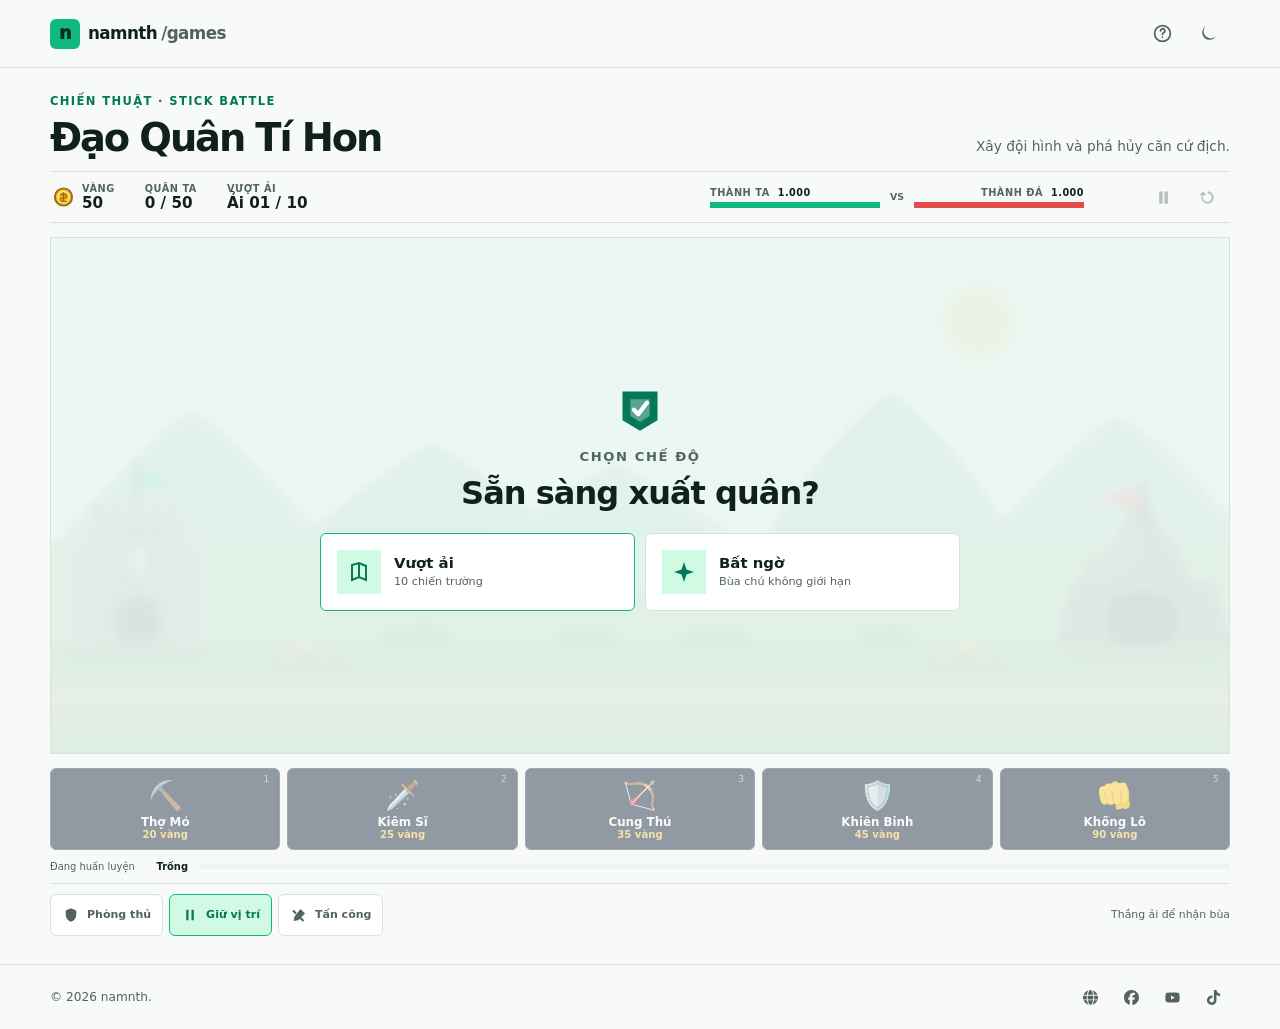
<file: public/games/tiny-army/index.html>
<!DOCTYPE html>
<html lang="vi">
  <head>
    <meta charset="UTF-8" />
    <meta name="viewport" content="width=device-width, initial-scale=1.0, viewport-fit=cover" />
    <meta name="theme-color" content="#f7faf9" />
    <meta name="description" content="Đạo Quân Tí Hon - xây quân, khai thác vàng và chinh phục 10 ải chiến thuật." />
    <title>Đạo Quân Tí Hon - namnth games</title>
    <link rel="icon" href="../../assets/favicon.ico" sizes="any" />
    <link rel="icon" type="image/png" href="../../assets/favicon.png" />
    <link rel="apple-touch-icon" href="../../assets/apple-touch-icon.png" />
    <link rel="stylesheet" href="../../assets/css/normalize.css" />
    <link rel="stylesheet" href="../../assets/css/tokens.css" />
    <link rel="stylesheet" href="../../assets/css/base.css" />
    <link rel="stylesheet" href="../../assets/css/layout.css" />
    <link rel="stylesheet" href="../../assets/css/components.css" />
    <link rel="stylesheet" href="../../assets/css/sections/header.css" />
    <link rel="stylesheet" href="../../assets/css/sections/tiny-army.css" />
    <link rel="stylesheet" href="../../assets/css/sections/footer.css" />
  </head>
  <body>
    <!-- ==================== 01. HEADER ==================== -->
    <header class="header">
      <nav class="header__nav container" aria-label="Điều hướng chính">
        <a class="wordmark" href="../../" aria-label="namnth games - trang chủ">
          <span class="wordmark__mark" aria-hidden="true">n</span>
          <span>namnth</span><span class="wordmark__suffix">/games</span>
        </a>
        <div class="header__actions">
          <button class="icon-button" id="helpButton" type="button" aria-label="Xem hướng dẫn" title="Hướng dẫn">
            <svg viewBox="0 0 24 24" aria-hidden="true"><circle cx="12" cy="12" r="9" fill="none" stroke="currentColor" stroke-width="2"/><path d="M9.8 9a2.4 2.4 0 1 1 3.3 2.2c-.8.4-1.1.9-1.1 1.8m0 3v.1" fill="none" stroke="currentColor" stroke-width="2" stroke-linecap="round"/></svg>
          </button>
          <button class="icon-button" id="themeButton" type="button" aria-label="Chuyển giao diện tối" title="Đổi giao diện">
            <svg class="theme-icon" viewBox="0 0 24 24" aria-hidden="true">
              <path class="theme-icon__moon" d="M20.5 15.2A8 8 0 0 1 8.8 3.5a8.5 8.5 0 1 0 11.7 11.7Z" fill="currentColor" />
              <g class="theme-icon__sun" fill="currentColor"><circle cx="12" cy="12" r="4"/><path d="M11 2h2v3h-2zm0 17h2v3h-2zM2 11h3v2H2zm17 0h3v2h-3zM4.2 5.6l1.4-1.4 2.1 2.1-1.4 1.4zm12.1 12.1 1.4-1.4 2.1 2.1-1.4 1.4zM4.2 18.4l2.1-2.1 1.4 1.4-2.1 2.1zM16.3 6.3l2.1-2.1 1.4 1.4-2.1 2.1z"/></g>
            </svg>
          </button>
        </div>
      </nav>
    </header>
    <!-- ==================== END HEADER ==================== -->

    <main>
      <!-- ==================== 02. TINY ARMY ==================== -->
      <section class="army" aria-labelledby="gameTitle">
        <div class="army__layout container">
          <header class="army__heading">
            <div>
              <p class="eyebrow">Chiến thuật · Stick battle</p>
              <h1 id="gameTitle">Đạo Quân Tí Hon</h1>
            </div>
            <p>Xây đội hình và phá hủy căn cứ địch.</p>
          </header>

          <div class="army__topbar" aria-label="Thông tin trận đấu">
            <div class="army-stat army-stat--gold">
              <svg viewBox="0 0 24 24" aria-hidden="true"><circle cx="12" cy="12" r="9" fill="#f4bd2b" stroke="#9b690e" stroke-width="2"/><circle cx="12" cy="12" r="5.8" fill="none" stroke="#ffe68e" stroke-width="1.4"/><path d="M12 7.5v9M9.3 9.4h4a1.8 1.8 0 0 1 0 3.6h-2.6a1.8 1.8 0 0 0 0 3.6h4" fill="none" stroke="#9b690e" stroke-width="1.35" stroke-linecap="round"/></svg>
              <span>Vàng</span><strong id="goldValue">50</strong>
            </div>
            <div class="army-stat"><span>Quân ta</span><strong id="armyValue">0 / 50</strong></div>
            <div class="army-stat"><span id="modeLabel">Vượt ải</span><strong id="levelValue">Ải 01 / 10</strong></div>
            <div class="base-health" aria-label="Máu hai căn cứ">
              <div class="base-health__side"><span>Thành ta <b class="base-health__value" id="playerBaseValue">1.000</b></span><div class="base-health__track"><i id="playerBaseHealth"></i></div></div>
              <span class="base-health__versus">VS</span>
              <div class="base-health__side base-health__side--enemy"><span><b id="enemyBaseName">Hang đá</b> <b class="base-health__value" id="enemyBaseValue">1.000</b></span><div class="base-health__track"><i id="enemyBaseHealth"></i></div></div>
            </div>
            <div class="army__controls">
              <button class="icon-button icon-button--army" id="pauseButton" type="button" aria-label="Tạm dừng" disabled>
                <svg viewBox="0 0 24 24" aria-hidden="true"><path class="army-control__pause" d="M7 5h4v14H7zm6 0h4v14h-4Z" fill="currentColor"/><path class="army-control__play" d="M8 5v14l11-7Z" fill="currentColor"/></svg>
              </button>
              <button class="icon-button icon-button--army" id="restartButton" type="button" aria-label="Chơi lại màn" disabled>
                <svg viewBox="0 0 24 24" aria-hidden="true"><path d="M12 5a7 7 0 1 1-6.3 4H3l4-4 4 4H7.8A5 5 0 1 0 12 7Z" fill="currentColor"/></svg>
              </button>
            </div>
          </div>

          <div class="battlefield" id="battlefield">
            <canvas id="gameCanvas" width="1280" height="560" aria-label="Chiến trường Đạo Quân Tí Hon"></canvas>
            <div class="battlefield__notice" id="battleNotice" hidden></div>
            <div class="battlefield__overlay" id="gameOverlay">
              <div class="mode-select" id="modeSelect">
                <span class="mode-select__crest" aria-hidden="true">
                  <svg viewBox="0 0 64 64"><path d="M12 13h40v33L32 58 12 46Z" fill="currentColor"/><path d="M21 22h22v19L32 48 21 41Z" fill="#fff" opacity=".34"/><path d="m25 34 5 5 10-13" fill="none" stroke="#fff" stroke-width="5" stroke-linecap="round" stroke-linejoin="round"/></svg>
                </span>
                <p class="eyebrow">Chọn chế độ</p>
                <h2>Sẵn sàng xuất quân?</h2>
                <!-- <p>Vượt 10 ải để thu thập bùa chú, hoặc tung hoành với phép vô hạn.</p> -->
                <div class="mode-select__options">
                  <button class="mode-card mode-card--campaign" id="campaignButton" type="button">
                    <span class="mode-card__icon" aria-hidden="true"><svg viewBox="0 0 24 24"><path d="M5 20V5l7-2 7 3v14l-7-3Z" fill="none" stroke="currentColor" stroke-width="2"/><path d="M12 3v14" stroke="currentColor" stroke-width="2"/></svg></span>
                    <span><strong>Vượt ải</strong><small id="progressLabel">10 chiến trường</small></span>
                  </button>
                  <button class="mode-card" id="surpriseButton" type="button">
                    <span class="mode-card__icon" aria-hidden="true"><svg viewBox="0 0 24 24"><path d="M12 2 9.5 9.5 2 12l7.5 2.5L12 22l2.5-7.5L22 12l-7.5-2.5Z" fill="currentColor"/></svg></span>
                    <span><strong>Bất ngờ</strong><small>Bùa chú không giới hạn</small></span>
                  </button>
                </div>
              </div>

              <div class="result" id="resultPanel" hidden>
                <span class="result__icon" id="resultIcon" aria-hidden="true">✓</span>
                <p class="eyebrow" id="resultEyebrow">Chiến thắng</p>
                <h2 id="resultTitle">Căn cứ địch đã thất thủ</h2>
                <p id="resultText">Đạo quân của bạn đã làm chủ chiến trường.</p>
                <div class="result__reward" id="resultReward" hidden></div>
                <div class="result__actions" id="resultActions"></div>
                <small id="resultKeyHint">Nhấn Space hoặc Enter để tiếp tục</small>
              </div>
            </div>
          </div>

          <div class="army-console">
            <div class="army-console__units" aria-label="Triển khai binh lính">
              <button class="unit-button" data-unit="miner" type="button" aria-label="Triển khai Thợ Mỏ, 20 vàng">
                <span class="unit-button__icon" aria-hidden="true"><span class="unit-button__glyph">⛏️</span></span>
                <span class="unit-button__copy"><strong>Thợ Mỏ</strong><small>20 vàng</small></span><kbd>1</kbd>
              </button>
              <button class="unit-button" data-unit="swordsman" type="button" aria-label="Triển khai Kiếm Sĩ, 25 vàng">
                <span class="unit-button__icon" aria-hidden="true"><span class="unit-button__glyph">🗡️</span></span>
                <span class="unit-button__copy"><strong>Kiếm Sĩ</strong><small>25 vàng</small></span><kbd>2</kbd>
              </button>
              <button class="unit-button" data-unit="archer" type="button" aria-label="Triển khai Cung Thủ, 35 vàng">
                <span class="unit-button__icon" aria-hidden="true"><span class="unit-button__glyph">🏹</span></span>
                <span class="unit-button__copy"><strong>Cung Thủ</strong><small>35 vàng</small></span><kbd>3</kbd>
              </button>
              <button class="unit-button" data-unit="spearton" type="button" aria-label="Triển khai Khiên Binh, 45 vàng">
                <span class="unit-button__icon" aria-hidden="true"><span class="unit-button__glyph">🛡️</span></span>
                <span class="unit-button__copy"><strong>Khiên Binh</strong><small>45 vàng</small></span><kbd>4</kbd>
              </button>
              <button class="unit-button" data-unit="giant" type="button" aria-label="Triển khai Khổng Lồ, 90 vàng">
                <span class="unit-button__icon" aria-hidden="true"><span class="unit-button__glyph">👊</span></span>
                <span class="unit-button__copy"><strong>Khổng Lồ</strong><small>90 vàng</small></span><kbd>5</kbd>
              </button>
            </div>

            <div class="training" aria-live="polite">
              <div class="training__label"><span>Đang huấn luyện</span><strong id="queueLabel">Trống</strong></div>
              <div class="training__track"><i id="trainingProgress"></i></div>
            </div>

            <div class="army-console__bottom">
              <div class="command-bar" aria-label="Mệnh lệnh đội quân">
                <button class="command-button" data-command="defend" type="button"><svg viewBox="0 0 24 24" aria-hidden="true"><path d="M12 3 5 6v6c0 4.4 2.9 7.6 7 9 4.1-1.4 7-4.6 7-9V6Z" fill="currentColor"/></svg><span>Phòng thủ</span></button>
                <button class="command-button is-active" data-command="hold" type="button"><svg viewBox="0 0 24 24" aria-hidden="true"><path d="M7 5h3v14H7zm7 0h3v14h-3Z" fill="currentColor"/></svg><span>Giữ vị trí</span></button>
                <button class="command-button" data-command="attack" type="button"><svg viewBox="0 0 24 24" aria-hidden="true"><path d="m14 4 6 6-9 9-6 1 1-6Zm-9 1 4 4-2 2-4-4Zm10 10 4 4-2 2-4-4Z" fill="currentColor"/></svg><span>Tấn công</span></button>
              </div>
              <div class="spell-bar" id="spellBar" aria-label="Bùa chú">
                <span class="spell-bar__empty" id="spellEmpty">Thắng ải để nhận bùa</span>
              </div>
            </div>
          </div>
        </div>
      </section>
      <!-- ==================== END TINY ARMY ==================== -->
    </main>

    <!-- ==================== 03. HELP DIALOG ==================== -->
    <dialog class="dialog army-help" id="helpDialog">
      <div class="dialog__header">
        <div><p class="eyebrow">Cách chơi</p><h2>Chỉ huy đạo quân</h2></div>
        <button class="icon-button" id="closeHelpButton" type="button" aria-label="Đóng hướng dẫn"><svg viewBox="0 0 24 24" aria-hidden="true"><path d="m6 6 12 12M18 6 6 18" fill="none" stroke="currentColor" stroke-width="2" stroke-linecap="round"/></svg></button>
      </div>
      <div class="dialog__content">
        <p>Tạo Thợ Mỏ để khai thác vàng. Xây dựng đội hình và phá hủy căn cứ địch trước khi thành của bạn bị hạ.</p>
        <ol class="army-help__steps">
          <li><strong>1–5</strong><span>Huấn luyện nhanh từng loại quân.</span></li>
          <li><strong>A · S · D</strong><span>Phòng thủ, giữ vị trí hoặc tấn công.</span></li>
          <li><strong>P</strong><span>Tạm dừng hoặc tiếp tục trận đấu.</span></li>
        </ol>
        <p class="army-help__note">Phòng thủ đưa quân vào thành. Giữ vị trí chỉ phản công khi địch vượt nửa sân và tự trở về đội hình khi địch rút lui.</p>
      </div>
      <button class="button button--primary dialog__button" id="gotItButton" type="button">Đã hiểu, xuất quân</button>
    </dialog>
    <!-- ==================== END HELP DIALOG ==================== -->

    <!-- ==================== 04. FOOTER ==================== -->
    <footer class="site-footer" data-site-footer></footer>
    <!-- ==================== END FOOTER ==================== -->

    <script src="../../assets/js/theme.js" defer></script>
    <script src="../../assets/js/site-footer.js" defer></script>
    <script src="game.js" defer></script>
  </body>
</html>
</file>
<file: public/assets/css/tokens.css>
:root {
  --color-brand: #10b981;
  --color-brand-dark: #047857;
  --color-brand-soft: #d1fae5;
  --color-background: #f7faf9;
  --color-surface: #ffffff;
  --color-surface-raised: #eef4f1;
  --color-board: #eff8f4;
  --color-grid: rgba(15, 118, 88, 0.07);
  --color-text: #10211b;
  --color-text-muted: #52645d;
  --color-border: #d7e1dd;
  --color-danger: #e34c4c;
  --color-fire: #f97316;
  --color-warning: #d49b0b;
  --shadow-focus: 0 0 0 3px rgba(16, 185, 129, 0.24);
  --font-sans: Inter, ui-sans-serif, system-ui, -apple-system, BlinkMacSystemFont, "Segoe UI", sans-serif;
  --radius-small: 6px;
  --radius-medium: 10px;
  --container-width: 1180px;
  --header-height: 68px;
}

[data-theme="dark"] {
  --color-background: #080c0b;
  --color-surface: #101614;
  --color-surface-raised: #18211e;
  --color-board: #101c18;
  --color-grid: rgba(110, 231, 183, 0.06);
  --color-text: #edf8f3;
  --color-text-muted: #9bada6;
  --color-border: #293630;
  --color-brand-soft: #123c30;
}
</file>
<file: public/assets/css/base.css>
html { color-scheme: light; }
html[data-theme="dark"] { color-scheme: dark; }
body {
  min-width: 320px;
  min-height: 100vh;
  background: var(--color-background);
  color: var(--color-text);
  font-family: var(--font-sans);
  -webkit-font-smoothing: antialiased;
}
button, a { -webkit-tap-highlight-color: transparent; }
button { color: inherit; }
button:not(:disabled), a { cursor: pointer; }
button:focus-visible, a:focus-visible { outline: 0; box-shadow: var(--shadow-focus); }
h1, h2, p { margin: 0; }
h1 { font-size: clamp(2rem, 4vw, 3.25rem); line-height: 1; letter-spacing: -0.055em; }
h2 { font-size: 1.5rem; letter-spacing: -0.03em; }
p { line-height: 1.55; }
a { color: inherit; text-decoration: none; }
kbd {
  min-width: 25px;
  padding: 2px 5px;
  border: 1px solid var(--color-border);
  border-bottom-width: 2px;
  border-radius: 4px;
  background: var(--color-surface);
  color: var(--color-text-muted);
  font-family: inherit;
  font-size: 0.72rem;
}
</file>
<file: public/assets/css/layout.css>
.container { width: min(calc(100% - 40px), var(--container-width)); margin-inline: auto; }
main { min-height: calc(100vh - var(--header-height) - 64px); }

@media (max-width: 640px) {
  .container { width: min(calc(100% - 24px), var(--container-width)); }
}
</file>
<file: public/assets/css/components.css>
.button {
  display: inline-flex;
  min-height: 48px;
  align-items: center;
  justify-content: center;
  gap: 9px;
  padding: 0 22px;
  border: 1px solid transparent;
  border-radius: var(--radius-small);
  font-weight: 750;
  transition: background-color 160ms ease, color 160ms ease, transform 120ms ease;
}
.button:active { transform: translateY(1px); }
.button svg { width: 18px; height: 18px; }
.button--primary { background: var(--color-brand-dark); color: #fff; }
.button--primary:hover { background: #05664b; }
.button--secondary { border-color: var(--color-border); background: var(--color-surface); color: var(--color-text); }
.button--secondary:hover { background: var(--color-surface-raised); }
.icon-button {
  display: grid;
  width: 44px;
  height: 44px;
  place-items: center;
  border-radius: var(--radius-small);
  background: transparent;
  color: var(--color-text-muted);
}
.icon-button:hover { background: var(--color-surface-raised); color: var(--color-text); }
.icon-button:disabled { cursor: not-allowed; opacity: 0.38; }
.icon-button svg { width: 21px; height: 21px; }
.theme-icon__sun { display: none; }
[data-theme="dark"] .theme-icon__moon { display: none; }
[data-theme="dark"] .theme-icon__sun { display: block; }
.badge {
  padding: 5px 7px;
  border: 1px solid var(--color-border);
  border-radius: 4px;
  background: var(--color-surface-raised);
  color: var(--color-text-muted);
  font-size: 0.62rem;
  font-weight: 800;
  letter-spacing: 0.04em;
  white-space: nowrap;
  text-transform: uppercase;
}
.eyebrow {
  color: var(--color-brand-dark);
  font-size: 0.72rem;
  font-weight: 800;
  letter-spacing: 0.12em;
  text-transform: uppercase;
}
.dialog {
  width: min(520px, calc(100% - 28px));
  padding: 0;
  border: 1px solid var(--color-border);
  border-radius: var(--radius-medium);
  background: var(--color-surface);
  color: var(--color-text);
}
.dialog::backdrop { background: rgba(4, 10, 8, 0.62); }
.dialog__header { display: flex; align-items: start; justify-content: space-between; padding: 24px 24px 16px; }
.dialog__header h2 { margin-top: 5px; }
.dialog__content { padding: 0 24px 20px; color: var(--color-text-muted); }
.dialog__button { width: calc(100% - 48px); margin: 0 24px 24px; }
.legend { display: grid; gap: 12px; margin: 20px 0 0; padding: 18px 0 0; border-top: 1px solid var(--color-border); list-style: none; }
.legend li { display: flex; align-items: center; gap: 12px; }
.legend li span { display: grid; gap: 2px; }
.legend strong { color: var(--color-text); font-size: 0.88rem; }
.legend small { font-size: 0.78rem; }
.legend__swatch { width: 22px; height: 22px; flex: 0 0 auto; border-radius: 4px; background: var(--color-border); }
.legend__swatch--spike { background: var(--color-danger); clip-path: polygon(50% 0, 100% 100%, 0 100%); }
.legend__swatch--fire { background: var(--color-fire); border-radius: 50% 50% 50% 12%; transform: rotate(45deg) scale(.8); }
.legend__swatch--mud { background: #8b6f47; }
.legend__swatch--item { background: #7c3aed; clip-path: polygon(50% 0, 62% 35%, 100% 50%, 62% 65%, 50% 100%, 38% 65%, 0 50%, 38% 35%); }
</file>
<file: public/assets/css/sections/header.css>
.header { height: var(--header-height); border-bottom: 1px solid var(--color-border); background: var(--color-background); }
.header__nav { display: flex; height: 100%; align-items: center; justify-content: space-between; }
.wordmark { display: inline-flex; align-items: center; gap: 8px; font-size: 1.05rem; font-weight: 850; letter-spacing: -0.035em; }
.wordmark__mark { display: grid; width: 30px; height: 30px; place-items: center; border-radius: 6px; background: var(--color-brand); color: #052e22; font-size: 1.1rem; font-weight: 950; }
.wordmark__suffix { margin-left: -4px; color: var(--color-text-muted); font-weight: 600; }
.header__actions { display: flex; gap: 2px; }

@media (max-width: 640px) {
  .wordmark__suffix { display: none; }
}
</file>
<file: public/assets/css/sections/home-hero.css>
.home-hero { padding: clamp(44px, 8vh, 86px) 0 clamp(34px, 6vh, 58px); }
.home-hero__content { display: flex; align-items: end; justify-content: space-between; gap: 48px; }
.home-hero h1 { margin-top: 12px; font-size: clamp(1.85rem, 5.6vw, 4.2rem); line-height: 0.96; letter-spacing: -0.065em; white-space: nowrap; }
.home-hero__intro { max-width: 330px; padding-bottom: 8px; color: var(--color-text-muted); font-size: 0.96rem; }

@media (max-width: 720px) {
  .home-hero { padding-top: 42px; }
  .home-hero__content { display: block; }
  .home-hero h1 { font-size: clamp(1.85rem, 9vw, 3.3rem); }
  .home-hero__intro { margin-top: 24px; padding-bottom: 0; }
}
</file>
<file: public/assets/css/sections/game-catalog.css>
.game-catalog { padding-bottom: clamp(52px, 8vw, 88px); }
.game-catalog__header { display: flex; align-items: center; justify-content: space-between; padding-bottom: 16px; border-bottom: 1px solid var(--color-border); }
.game-catalog__header h2 { font-size: 1rem; letter-spacing: -0.01em; }
.game-category { display: grid; grid-template-columns: 150px 1fr; gap: 28px; padding: 22px 0; border-bottom: 1px solid var(--color-border); }
.game-category__heading { display: grid; height: fit-content; grid-template-columns: 16px 1fr; column-gap: 7px; padding-top: 5px; }
.game-category__heading > span { color: var(--color-brand-dark); font-size: 0.68rem; }
.game-category__heading h3 { margin: 0; font-size: 0.84rem; }
.game-category__heading small { grid-column: 2; margin-top: 3px; color: var(--color-text-muted); font-size: 0.68rem; }
.game-grid { display: grid; grid-template-columns: repeat(4, minmax(0, 1fr)); gap: 10px; }
.game-grid--two { grid-template-columns: repeat(2, minmax(0, 1fr)); }
.game-grid--three { grid-template-columns: repeat(3, minmax(0, 1fr)); }
.game-card {
  display: grid;
  min-height: 205px;
  grid-template-rows: 90px 1fr auto;
  gap: 12px;
  padding: 12px;
  border: 1px solid var(--color-border);
  border-radius: var(--radius-small);
  background: var(--color-surface);
  transition: border-color 150ms ease, transform 150ms ease;
}
.game-card:hover { border-color: #8dcdb5; transform: translateY(-2px); }
.game-card--available { border-color: var(--color-brand); background: var(--color-brand-soft); }
.game-card__visual {
  position: relative;
  display: flex;
  overflow: hidden;
  width: 100%;
  height: 90px;
  align-items: center;
  justify-content: center;
  border: 1px solid rgba(16, 33, 27, .1);
  border-radius: 4px;
  color: var(--color-brand-dark);
  font-weight: 900;
  isolation: isolate;
}
.game-card__body { display: grid; align-content: end; gap: 4px; }
.game-card__body strong { font-size: 0.9rem; letter-spacing: -0.015em; }
.game-card__body small { color: var(--color-text-muted); font-size: 0.68rem; }
.game-card__action { display: flex; align-items: center; justify-content: space-between; color: var(--color-brand-dark); font-size: 0.72rem; font-weight: 800; }
.game-card__action b { font-size: 1rem; }
.game-card__visual--snake {
  gap: 3px;
  background-color: #eff8f4;
  background-image: linear-gradient(rgba(15,118,88,.08) 1px, transparent 1px), linear-gradient(90deg, rgba(15,118,88,.08) 1px, transparent 1px);
  background-size: 15px 15px;
}
.game-card__visual--snake::after { position: absolute; top: 19px; right: 22px; width: 10px; height: 10px; border-radius: 3px; background: #ef4444; box-shadow: 14px 31px 0 #f59e0b; content: ""; }
.game-card__visual--snake i, .game-card__visual--snake b { z-index: 1; width: 15px; height: 15px; border-radius: 4px; background: var(--color-brand); }
.game-card__visual--snake i:first-child { opacity: .4; }
.game-card__visual--snake i:nth-child(2) { opacity: .7; }
.game-card__visual--snake b { position: relative; width: 22px; height: 22px; }
.game-card__visual--snake b::before, .game-card__visual--snake b::after { position: absolute; top: 5px; width: 3px; height: 3px; border-radius: 50%; background: #063c2c; content: ""; }
.game-card__visual--snake b::before { left: 5px; }
.game-card__visual--snake b::after { right: 5px; }
.game-card__visual--bricks { display: grid; grid-template-columns: repeat(2, 30px); place-content: center; gap: 4px; background: #161b2f; }
.game-card__visual--bricks i { height: 13px; border-radius: 2px; background: #f59e0b; box-shadow: inset 0 -3px rgba(0,0,0,.15); }
.game-card__visual--bricks i:nth-child(2), .game-card__visual--bricks i:nth-child(3) { background: #ec4899; }
.game-card__visual--bricks b { grid-column: 1 / -1; width: 30px; height: 5px; margin: 7px auto 0; border-radius: 5px; background: #f8fafc; }
.game-card__visual--bricks::after { position: absolute; right: 30%; bottom: 19px; width: 7px; height: 7px; border-radius: 50%; background: #f8fafc; content: ""; }
.game-card__visual--ship { background: radial-gradient(circle at 22% 28%, #fff 0 1px, transparent 2px), radial-gradient(circle at 76% 62%, #fff 0 1px, transparent 2px), #09152c; color: #64d8ff; font-size: 2.1rem; }
.game-card__visual--ship i { position: absolute; width: 2px; height: 26px; margin-top: -44px; background: #fbbf24; box-shadow: 0 55px #f97316; }
.game-card__visual--runner { justify-content: space-around; padding-inline: 28%; background: linear-gradient(#8ed9f8 0 63%, #82c35a 63% 72%, #6a4931 72%); color: #fff; font-size: 1.5rem; }
.game-card__visual--runner::after { position: absolute; right: 22%; bottom: 16px; width: 8px; height: 24px; background: #704329; box-shadow: 14px 4px 0 #704329; content: ""; }
.game-card__visual--runner b { z-index: 1; color: #174d38; font-size: 1.8rem; transform: rotate(-12deg); }
.game-card__visual--runner i { z-index: 1; color: #ffd23f; font-style: normal; }
.game-card__visual--number { gap: 5px; background: #bbada0; color: #776e65; letter-spacing: 0; }
.game-card__visual--number i, .game-card__visual--number b { display: grid; height: 30px; place-items: center; border-radius: 3px; background: #eee4da; font-style: normal; font-size: .72rem; }
.game-card__visual--number i { width: 30px; }
.game-card__visual--number i:nth-child(2) { background: #ede0c8; }
.game-card__visual--number i:nth-child(3) { background: #f2b179; color: #fff; }
.game-card__visual--number b { width: 46px; background: #edc22e; color: #fff; font-size: .62rem; }
.game-card__visual--memory { gap: 5px; }
.game-card__visual--memory { background: #fff7e7; }
.game-card__visual--memory i { display: grid; width: 38px; height: 50px; place-items: center; border: 2px solid #ec9f38; border-radius: 6px; background: #fff; font-style: normal; }
.game-card__visual--memory i:nth-child(2) { background: repeating-linear-gradient(45deg, #10b981, #10b981 5px, #047857 5px, #047857 10px); color: #fff; }
.game-card__visual--army { justify-content: space-around; padding-inline: 12%; background: linear-gradient(#bde7ee 0 59%, #77ba62 59% 69%, #83613e 69%); color: #17243b; font-size: 1.8rem; word-spacing: 10px; }
.game-card__visual--army::before { position: absolute; inset: auto 0 14px; height: 3px; background: rgba(255,255,255,.35); content: ""; }
.game-card__visual--army b { color: #d34848; font-size: 1.15rem; }
.game-card__visual--garden { justify-content: space-around; padding-inline: 13%; background: repeating-linear-gradient(0deg, #9c6b3e 0 13px, #72b854 13px 18px); font-size: 1.7rem; }
.game-card__visual--garden b { font-size: 1.3rem; }
.game-card__visual--sling { justify-content: space-around; padding-inline: 18%; background: linear-gradient(#93d7f2 0 70%, #8ac45e 70%); color: #6f4529; font-family: ui-monospace, monospace; font-size: 2rem; }
.game-card__visual--sling b { z-index: 1; font-size: 2.4rem; }
.game-card__visual--sling i { width: 8px; height: 8px; border-radius: 50%; background: #d34848; box-shadow: 11px -7px 0 rgba(255,255,255,.6), 22px -12px 0 rgba(255,255,255,.25); }
.game-card__visual--sling em { color: #b03838; font-style: normal; }

[data-theme="dark"] .game-card__visual { border-color: rgba(255,255,255,.08); }

@media (max-width: 980px) {
  .game-grid { grid-template-columns: repeat(2, minmax(0, 1fr)); }
  .game-grid--three { grid-template-columns: repeat(3, minmax(0, 1fr)); }
}

@media (max-width: 720px) {
  .game-category { grid-template-columns: 1fr; gap: 14px; }
  .game-category__heading { grid-template-columns: 16px auto 1fr; }
  .game-category__heading small { grid-column: 3; margin-top: 0; text-align: right; }
  .game-grid--three { grid-template-columns: 1fr; }
}

@media (max-width: 480px) {
  .game-grid, .game-grid--two { grid-template-columns: 1fr; }
  .game-card { min-height: 124px; grid-template-columns: 104px minmax(0, 1fr); grid-template-rows: 1fr auto; column-gap: 18px; row-gap: 7px; padding: 12px; }
  .game-card__visual { width: 104px; height: 96px; grid-row: 1 / -1; align-self: center; }
  .game-card__body { align-content: center; gap: 6px; padding-left: 2px; }
  .game-card__body strong { line-height: 1.25; }
  .game-card__action { grid-column: 2; padding-left: 2px; }
}

@media (max-width: 360px) {
  .game-card { grid-template-columns: 92px minmax(0, 1fr); column-gap: 14px; }
  .game-card__visual { width: 92px; }
}
</file>
<file: public/assets/css/sections/footer.css>
.site-footer { border-top: 1px solid var(--color-border); color: var(--color-text-muted); }
.site-footer__inner { display: flex; min-height: 64px; align-items: center; justify-content: space-between; gap: 20px; }
.site-footer .small { font-size: 0.76rem; }
.site-footer__social { display: flex; align-items: center; gap: 7px; }
.site-footer__social a {
  display: grid;
  width: 34px;
  height: 34px;
  place-items: center;
  border: 1px solid transparent;
  border-radius: 50%;
  color: var(--color-text-muted);
  transition: border-color 150ms ease, background-color 150ms ease, color 150ms ease, transform 150ms ease;
}
.site-footer__social a:hover { border-color: var(--color-border); background: var(--color-surface-raised); color: var(--color-brand-dark); transform: translateY(-1px); }
.site-footer__social svg { width: 15px; height: 15px; fill: currentColor; }

@media (max-width: 480px) {
  .site-footer__inner { min-height: 76px; flex-direction: column-reverse; justify-content: center; gap: 7px; text-align: center; }
}
</file>
<file: public/assets/css/sections/brick-breaker.css>
/* ==================== BRICK BREAKER ==================== */

.breaker { padding: clamp(20px, 3.5vh, 38px) 0; }
.breaker__layout {
  display: grid;
  grid-template-columns: minmax(240px, 286px) minmax(520px, 790px);
  align-items: center;
  justify-content: space-between;
  gap: clamp(30px, 5vw, 72px);
}
.breaker__sidebar { display: flex; flex-direction: column; }
.breaker__heading h1 { margin-top: 10px; }
.breaker__heading > p:last-child { max-width: 31ch; margin-top: 14px; color: var(--color-text-muted); font-size: .94rem; }
.campaign { margin-top: 28px; padding: 18px 0; border-top: 1px solid var(--color-border); border-bottom: 1px solid var(--color-border); }
.campaign__header { display: flex; align-items: center; justify-content: space-between; font-size: .72rem; font-weight: 800; letter-spacing: .06em; text-transform: uppercase; }
.campaign__header span { color: var(--color-text-muted); }
.campaign__header strong { color: var(--color-brand-dark); }
.campaign__track { display: grid; grid-template-columns: repeat(5, 1fr); gap: 7px; margin: 15px 0 0; padding: 0; list-style: none; }
.campaign__track li { position: relative; height: 25px; border-bottom: 3px solid var(--color-border); color: var(--color-text-muted); font-size: .64rem; font-weight: 800; text-align: center; }
.campaign__track li.is-done { border-color: var(--color-brand); color: var(--color-brand-dark); }
.campaign__track li.is-current { border-color: var(--color-brand-dark); color: var(--color-text); }
.campaign__track li.is-current::after { position: absolute; bottom: -5px; left: 50%; width: 7px; height: 7px; border-radius: 50%; background: var(--color-brand-dark); content: ""; transform: translateX(-50%); }
.campaign > p { margin-top: 13px; color: var(--color-text-muted); font-size: .77rem; }
.breaker__tip { display: flex; gap: 10px; margin-top: 18px; color: var(--color-text-muted); font-size: .77rem; }
.breaker__tip-key { height: fit-content; padding: 3px 6px; border-radius: 4px; background: var(--color-surface-raised); color: var(--color-text); font-size: .62rem; font-weight: 800; text-transform: uppercase; }
.breaker__tip p { line-height: 1.5; }
.breaker__start { width: 100%; margin-top: 22px; }
.breaker__keyboard-note { margin-top: 12px; color: var(--color-text-muted); font-size: .72rem; text-align: center; }
.play-area { min-width: 0; }
.breaker-hud { display: flex; min-height: 48px; align-items: center; gap: clamp(16px, 3vw, 34px); padding: 0 2px 9px; }
.breaker-hud__item { display: grid; gap: 2px; }
.breaker-hud__item span { color: var(--color-text-muted); font-size: .63rem; font-weight: 750; letter-spacing: .05em; text-transform: uppercase; }
.breaker-hud__item strong { font-size: 1.02rem; font-variant-numeric: tabular-nums; }
.breaker-hud__controls { display: flex; gap: 2px; margin-left: auto; }
.icon-button--breaker { width: 40px; height: 40px; border: 1px solid var(--color-border); background: var(--color-surface); }
.control-icon__play { display: none; }
.icon-button--breaker[data-state="play"] .control-icon__pause { display: none; }
.icon-button--breaker[data-state="play"] .control-icon__play { display: block; }
.breaker-board { position: relative; overflow: hidden; width: 100%; aspect-ratio: 15 / 11; border: 1px solid var(--color-border); background: var(--color-board); touch-action: none; isolation: isolate; }
.breaker-board::before { position: absolute; z-index: 0; inset: 0; background-image: linear-gradient(var(--color-grid) 1px, transparent 1px), linear-gradient(90deg, var(--color-grid) 1px, transparent 1px); background-size: calc(100% / 15) calc(100% / 11); content: ""; }
.breaker-board canvas { position: relative; z-index: 1; display: block; width: 100%; height: 100%; }
.breaker-board__status { position: absolute; z-index: 3; top: 10px; left: 50%; display: flex; max-width: calc(100% - 20px); justify-content: center; gap: 5px; transform: translateX(-50%); pointer-events: none; }
.effect-pill { padding: 4px 8px; border: 1px solid rgba(255,255,255,.15); border-radius: 99px; background: #102b23; color: #fff; font-size: .62rem; font-weight: 750; white-space: nowrap; }
.breaker-board__toast { position: absolute; z-index: 4; top: 49%; left: 50%; padding: 7px 11px; border: 1px solid rgba(255,255,255,.18); background: #102b23; color: #fff; font-size: .72rem; font-weight: 800; transform: translate(-50%, -50%); pointer-events: none; }
.breaker-board__overlay { position: absolute; z-index: 5; inset: 0; display: flex; align-items: center; justify-content: center; flex-direction: column; padding: 24px; background: rgba(239, 248, 244, .88); text-align: center; backdrop-filter: blur(4px); }
[data-theme="dark"] .breaker-board__overlay { background: rgba(16, 28, 24, .9); }
.breaker-board__overlay[hidden], .breaker-board__toast[hidden] { display: none; }
.breaker-board__overlay > strong, .breaker-board__overlay h2 { margin-top: 20px; font-size: clamp(1.12rem, 3vw, 1.48rem); letter-spacing: -.025em; }
.breaker-board__overlay > span:last-child, .breaker-board__overlay p { max-width: 42ch; margin-top: 7px; color: var(--color-text-muted); font-size: .82rem; }
.breaker-board__mark { display: flex; align-items: end; gap: 5px; }
.breaker-board__mark i { width: 33px; height: 15px; border-radius: 2px; background: var(--color-brand); }
.breaker-board__mark i:nth-child(2) { opacity: .75; }
.breaker-board__mark i:nth-child(3) { opacity: .5; }
.breaker-board__mark b { width: 16px; height: 16px; margin-left: 5px; border-radius: 50%; background: #f8b84e; }
.breaker-board__message-icon { display: grid; width: 52px; height: 52px; place-items: center; border-radius: 50%; background: var(--color-brand-soft); color: var(--color-brand-dark); font-size: 1.25rem; font-weight: 900; }
.breaker-board__actions { display: flex; flex-wrap: wrap; justify-content: center; gap: 8px; margin-top: 21px; }
.breaker-board__actions .button { min-height: 44px; }
.touch-controls { display: none; min-height: 58px; grid-template-columns: 58px minmax(120px, 1fr) 58px; gap: 9px; margin: 12px auto 0; }
.touch-controls__button, .touch-controls__launch { min-height: 54px; border: 1px solid var(--color-border); border-radius: var(--radius-small); background: var(--color-surface); color: var(--color-text); font-weight: 800; }
.touch-controls__button { display: grid; place-items: center; }
.touch-controls__button svg { width: 24px; height: 24px; }
.touch-controls__launch { background: var(--color-brand-dark); color: #fff; }
.touch-controls button:active { background: var(--color-brand-soft); color: var(--color-text); }
.breaker-help { max-height: min(720px, calc(100dvh - 28px)); }
.breaker-help .dialog__content { overflow-y: auto; }
.power-list { display: grid; grid-template-columns: 1fr 1fr; gap: 13px 18px; margin: 20px 0 0; padding: 18px 0 0; border-top: 1px solid var(--color-border); list-style: none; }
.power-list li { display: flex; align-items: center; gap: 10px; min-width: 0; }
.power-list li span { display: grid; gap: 2px; min-width: 0; }
.power-list strong { color: var(--color-text); font-size: .84rem; }
.power-list small { color: var(--color-text-muted); font-size: .72rem; line-height: 1.35; }
.power-icon { display: grid; width: 34px; height: 34px; flex: 0 0 auto; place-items: center; border-radius: 5px; background: #10b981; color: #052e22; font-size: .68rem; font-style: normal; font-weight: 900; }
.power-icon--triple { background: #0ea5e9; color: #fff; }
.power-icon--blast { background: #f97316; color: #fff; }
.power-icon--barrier { background: #6366f1; color: #fff; }
.power-icon--magnet { background: #e11d48; color: #fff; }
.power-icon--expand { background: #f0b429; color: #3b2b00; }

/* Brick Breaker responsive */

@media (max-width: 980px) {
  .breaker__layout { grid-template-columns: 1fr; gap: 24px; }
  .breaker__sidebar { display: grid; grid-template-columns: minmax(220px, 1fr) minmax(310px, 1.2fr); align-items: end; gap: 14px 28px; }
  .campaign { grid-column: 2; grid-row: 1 / span 2; margin: 0; }
  .breaker__tip { margin-top: 0; }
  .breaker__start { margin-top: 0; }
  .breaker__keyboard-note { display: none; }
  .play-area { width: min(100%, 790px); margin-inline: auto; }
}

@media (max-width: 640px) {
  .breaker { padding: 16px 0 22px; }
  .breaker__layout { gap: 17px; }
  .breaker__sidebar { display: block; }
  .breaker__heading { display: flex; align-items: end; justify-content: space-between; gap: 20px; }
  .breaker__heading .eyebrow, .breaker__heading > p:last-child { display: none; }
  .breaker__heading h1 { margin: 0; font-size: 1.65rem; letter-spacing: -.04em; }
  .campaign { margin-top: 13px; padding: 12px 0; }
  .campaign__track { margin-top: 10px; gap: 4px; }
  .campaign > p, .breaker__tip { display: none; }
  .breaker__start { min-height: 46px; margin-top: 13px; }
  .breaker-hud { min-height: 42px; gap: 16px; }
  .breaker-hud__item strong { font-size: .92rem; }
  .breaker-hud__bricks { display: none; }
  .breaker-hud__controls { gap: 4px; }
  .icon-button--breaker { width: 42px; height: 42px; }
  .breaker-board__overlay { padding: 18px; }
  .breaker-board__overlay > strong, .breaker-board__overlay h2 { margin-top: 14px; }
  .breaker-board__overlay > span:last-child { font-size: .72rem; }
  .breaker-board__message-icon { width: 44px; height: 44px; }
  .breaker-board__actions { margin-top: 15px; }
  .breaker-board__actions .button { min-height: 46px; padding-inline: 16px; }
  .effect-pill { padding: 3px 6px; font-size: .55rem; }
  .touch-controls { display: grid; }
  .power-list { grid-template-columns: 1fr; }
}

@media (max-height: 720px) and (min-width: 981px) {
  .breaker { padding: 14px 0; }
  .breaker__layout { grid-template-columns: minmax(230px, 270px) minmax(480px, 680px); }
  .campaign { margin-top: 18px; padding: 13px 0; }
  .breaker__start { margin-top: 16px; }
}
</file>
<file: public/assets/css/sections/fish.css>
/* ==================== FISH GAME ==================== */

.fish-game {
  padding: 30px 0 36px;
}

.fish-game__layout {
  display: grid;
  gap: 16px;
}

.fish-game__heading {
  display: flex;
  align-items: end;
  justify-content: space-between;
  gap: 28px;
}

.fish-game__heading h1 {
  margin-top: 4px;
  font-size: clamp(1.7rem, 3vw, 2.35rem);
  letter-spacing: -0.04em;
}

.fish-game__heading > p {
  max-width: 390px;
  color: var(--color-text-muted);
  text-align: right;
}

.fish-hud {
  display: grid;
  grid-template-columns: repeat(5, minmax(0, 1fr)) auto;
  align-items: stretch;
  border: 1px solid var(--color-border);
  background: var(--color-surface);
}

.fish-stat {
  display: grid;
  gap: 3px;
  min-width: 0;
  padding: 10px 14px;
  border-right: 1px solid var(--color-border);
}

.fish-stat span {
  color: var(--color-text-muted);
  font-size: 0.68rem;
  font-weight: 700;
  letter-spacing: 0.06em;
  text-transform: uppercase;
}

.fish-stat strong {
  overflow: hidden;
  font-size: 0.9rem;
  text-overflow: ellipsis;
  white-space: nowrap;
}

.fish-hud__controls {
  display: flex;
  align-items: center;
  gap: 2px;
  padding: 4px;
}

.icon-button--fish {
  width: 42px;
  height: 42px;
}

.fish-control__play {
  display: none;
}

.is-paused .fish-control__pause {
  display: none;
}

.is-paused .fish-control__play {
  display: block;
}

.fish-board {
  position: relative;
  overflow: hidden;
  border: 1px solid var(--color-border);
  background: #d9f0ef;
  aspect-ratio: 16 / 9;
  isolation: isolate;
}

.fish-board canvas {
  display: block;
  width: 100%;
  height: 100%;
  touch-action: none;
}

.fish-board__overlay {
  position: absolute;
  inset: 0;
  z-index: 5;
  display: grid;
  place-items: center;
  padding: 28px;
  background: rgba(4, 12, 15, 0.38);
}

.fish-board__overlay[hidden] {
  display: none;
}

.fish-board__notice {
  position: absolute;
  z-index: 4;
  top: 18px;
  left: 50%;
  max-width: calc(100% - 28px);
  padding: 8px 13px;
  transform: translateX(-50%);
  border: 1px solid rgba(255, 255, 255, 0.36);
  background: rgba(8, 25, 29, 0.84);
  color: #fff;
  font-size: 0.78rem;
  font-weight: 750;
  text-align: center;
  pointer-events: none;
}

.fish-menu,
.fish-result,
.fish-pause {
  width: min(640px, 100%);
  padding: 26px;
  border: 1px solid var(--color-border);
  background: var(--color-surface);
  color: var(--color-text);
}

.fish-menu {
  text-align: center;
}

.fish-menu__mark {
  display: grid;
  width: 72px;
  height: 54px;
  margin: 0 auto 8px;
  place-items: center;
  color: var(--color-brand);
}

.fish-menu__mark svg {
  width: 70px;
  height: 46px;
}

.fish-menu h2,
.fish-result h2,
.fish-pause h2 {
  margin: 4px 0 8px;
  font-size: clamp(1.35rem, 3vw, 1.9rem);
  letter-spacing: -0.035em;
}

.fish-menu > p:not(.eyebrow),
.fish-result > p:not(.eyebrow),
.fish-pause > p:not(.eyebrow) {
  margin-inline: auto;
  max-width: 520px;
  color: var(--color-text-muted);
}

.level-picker {
  display: grid;
  grid-template-columns: repeat(10, minmax(0, 1fr));
  gap: 5px;
  margin: 20px 0 12px;
}

.level-picker__button {
  min-height: 38px;
  border: 1px solid var(--color-border);
  background: var(--color-surface);
  color: var(--color-text-muted);
  font-size: 0.76rem;
  font-weight: 800;
}

.level-picker__button:hover:not(:disabled),
.level-picker__button.is-selected {
  border-color: var(--color-brand);
  background: var(--color-brand-soft);
  color: var(--color-brand-dark);
}

.level-picker__button:disabled {
  cursor: not-allowed;
  opacity: 0.32;
}

.fish-menu__options {
  display: grid;
  grid-template-columns: 1fr 1fr;
  gap: 10px;
}

.fish-mode {
  display: grid;
  grid-template-columns: 50px minmax(0, 1fr);
  align-items: center;
  min-height: 76px;
  padding: 12px 14px;
  border: 1px solid var(--color-border);
  background: var(--color-surface);
  color: var(--color-text);
  text-align: left;
}

.fish-mode:hover {
  border-color: var(--color-brand);
  background: var(--color-surface-raised);
}

.fish-mode--campaign {
  border-color: color-mix(in srgb, var(--color-brand) 48%, var(--color-border));
}

.fish-mode__index,
.fish-mode__spark {
  display: grid;
  width: 42px;
  height: 42px;
  place-items: center;
  border: 1px solid var(--color-border);
  color: var(--color-brand-dark);
  font-size: 1rem;
  font-weight: 850;
}

.fish-mode__spark svg {
  width: 23px;
  height: 23px;
}

.fish-mode > span:last-child {
  display: grid;
  gap: 3px;
}

.fish-mode strong {
  font-size: 0.95rem;
}

.fish-mode small {
  overflow: hidden;
  color: var(--color-text-muted);
  font-size: 0.75rem;
  text-overflow: ellipsis;
  white-space: nowrap;
}

.fish-result,
.fish-pause {
  max-width: 520px;
  text-align: center;
}

.fish-result__icon {
  display: grid;
  width: 52px;
  height: 52px;
  margin: 0 auto 10px;
  place-items: center;
  border: 2px solid var(--color-brand);
  color: var(--color-brand-dark);
  font-size: 1.35rem;
  font-weight: 900;
}

.fish-result__stats {
  display: grid;
  grid-template-columns: 1fr 1fr;
  margin: 18px 0;
  border-block: 1px solid var(--color-border);
}

.fish-result__stats span {
  display: grid;
  gap: 4px;
  padding: 12px;
  color: var(--color-text-muted);
  font-size: 0.75rem;
}

.fish-result__stats span + span {
  border-left: 1px solid var(--color-border);
}

.fish-result__stats strong {
  color: var(--color-text);
  font-size: 1.05rem;
}

.fish-result__actions {
  display: flex;
  justify-content: center;
  gap: 8px;
  flex-wrap: wrap;
}

.fish-pause .button {
  margin-top: 16px;
}

.fish-progress {
  display: grid;
  gap: 8px;
}

.fish-progress__copy {
  display: flex;
  justify-content: space-between;
  gap: 18px;
  color: var(--color-text-muted);
  font-size: 0.78rem;
}

.fish-progress__copy strong {
  color: var(--color-text);
}

.fish-progress__track {
  overflow: hidden;
  height: 8px;
  background: var(--color-surface-raised);
}

.fish-progress__track i {
  display: block;
  width: 0;
  height: 100%;
  background: var(--color-brand);
  transition: width 180ms ease;
}

.power-strip {
  display: grid;
  grid-template-columns: repeat(5, minmax(0, 1fr));
  border: 1px solid var(--color-border);
  background: var(--color-surface);
}

.power-strip__item {
  display: flex;
  align-items: center;
  gap: 10px;
  min-width: 0;
  min-height: 68px;
  padding: 10px 12px;
}

.power-strip__item + .power-strip__item {
  border-left: 1px solid var(--color-border);
}

.power-strip__item > span:last-child {
  display: grid;
  gap: 2px;
  min-width: 0;
}

.power-strip__item strong,
.power-strip__item small {
  overflow: hidden;
  text-overflow: ellipsis;
  white-space: nowrap;
}

.power-strip__item strong {
  font-size: 0.78rem;
}

.power-strip__item small {
  color: var(--color-text-muted);
  font-size: 0.68rem;
}

.power-icon {
  display: grid;
  width: 34px;
  height: 34px;
  flex: 0 0 auto;
  place-items: center;
  border: 1px solid var(--color-border);
  color: var(--color-brand-dark);
}

.power-icon svg {
  width: 20px;
  height: 20px;
}

.power-icon--double {
  font-size: 0.78rem;
  font-weight: 900;
}

.fish-help__steps {
  display: grid;
  grid-template-columns: repeat(3, 1fr);
  margin: 18px 0;
  border-block: 1px solid var(--color-border);
}

.fish-help__steps section {
  display: grid;
  gap: 5px;
  padding: 14px 10px;
}

.fish-help__steps section + section {
  border-left: 1px solid var(--color-border);
}

.fish-help__steps strong {
  color: var(--color-text);
  font-size: 0.8rem;
}

.fish-help__steps span {
  font-size: 0.75rem;
  line-height: 1.45;
}

.fish-help__note {
  margin-top: 14px;
  padding-top: 14px;
  border-top: 1px solid var(--color-border);
}

/* Fish game responsive */

@media (max-width: 900px) {
  .fish-game {
    padding-top: 22px;
  }

  .fish-game__heading {
    align-items: start;
    flex-direction: column;
    gap: 7px;
  }

  .fish-game__heading > p {
    max-width: none;
    text-align: left;
  }

  .fish-hud {
    grid-template-columns: repeat(5, minmax(92px, 1fr)) auto;
    overflow-x: auto;
    overscroll-behavior-inline: contain;
  }

  .fish-stat {
    min-width: 92px;
  }

  .power-strip {
    grid-template-columns: repeat(5, minmax(150px, 1fr));
    overflow-x: auto;
    overscroll-behavior-inline: contain;
  }

  .power-strip__item {
    min-width: 150px;
  }
}

@media (max-width: 680px) {
  .fish-game {
    padding: 18px 0 26px;
  }

  .fish-game__layout {
    gap: 12px;
  }

  .fish-game__heading h1 {
    font-size: 1.65rem;
  }

  .fish-game__heading > p {
    font-size: 0.86rem;
  }

  .fish-board__overlay {
    padding: 10px;
  }

  .fish-menu,
  .fish-result,
  .fish-pause {
    padding: 18px;
  }

  .fish-menu__mark {
    width: 54px;
    height: 38px;
    margin-bottom: 2px;
  }

  .fish-menu__mark svg {
    width: 52px;
    height: 36px;
  }

  .fish-menu h2,
  .fish-result h2,
  .fish-pause h2 {
    font-size: 1.22rem;
  }

  .fish-menu > p:not(.eyebrow),
  .fish-result > p:not(.eyebrow),
  .fish-pause > p:not(.eyebrow) {
    font-size: 0.78rem;
  }

  .level-picker {
    grid-template-columns: repeat(5, 1fr);
    gap: 4px;
    margin: 12px 0 9px;
  }

  .level-picker__button {
    min-height: 36px;
  }

  .fish-menu__options {
    gap: 6px;
  }

  .fish-mode {
    grid-template-columns: 36px minmax(0, 1fr);
    min-height: 60px;
    padding: 8px 9px;
  }

  .fish-mode__index,
  .fish-mode__spark {
    width: 32px;
    height: 32px;
  }

  .fish-mode__spark svg {
    width: 18px;
    height: 18px;
  }

  .fish-mode strong {
    font-size: 0.82rem;
  }

  .fish-mode small {
    font-size: 0.64rem;
  }

  .fish-progress__copy {
    font-size: 0.72rem;
  }

  .fish-help__steps {
    grid-template-columns: 1fr;
  }

  .fish-help__steps section + section {
    border-top: 1px solid var(--color-border);
    border-left: 0;
  }
}

@media (max-width: 520px) and (orientation: portrait) {
  .fish-menu {
    max-height: 100%;
    overflow-y: auto;
  }

  .fish-menu > p:not(.eyebrow) {
    display: none;
  }

  .fish-menu__mark {
    display: none;
  }

  .fish-menu h2 {
    margin-top: 2px;
  }

  .level-picker {
    margin-top: 9px;
  }

  .fish-progress__copy {
    align-items: start;
    flex-direction: column;
    gap: 2px;
  }
}

@media (prefers-reduced-motion: reduce) {
  .fish-progress__track i {
    transition: none;
  }
}
</file>
<file: public/assets/css/sections/garden-defense.css>
/* ==================== GARDEN DEFENSE ==================== */

.garden { padding: clamp(18px, 2.8vh, 30px) 0 28px; }
.garden__layout { display: grid; gap: 14px; }
.garden__heading { display: flex; align-items: end; justify-content: space-between; gap: 28px; }
.garden__heading h1 { margin-top: 8px; font-size: clamp(1.9rem, 3vw, 2.8rem); }
.garden__heading > p { max-width: 42ch; color: var(--color-text-muted); font-size: .86rem; text-align: right; }

.garden__topbar {
  display: flex;
  min-height: 52px;
  align-items: center;
  gap: clamp(14px, 2.3vw, 28px);
  padding: 0 2px;
  border-top: 1px solid var(--color-border);
  border-bottom: 1px solid var(--color-border);
}
.garden-stat { display: grid; flex: 0 0 auto; gap: 1px; }
.garden-stat > span:not(.sun-icon), .garden-health > span, .wave-progress__label span {
  color: var(--color-text-muted);
  font-size: .61rem;
  font-weight: 800;
  letter-spacing: .055em;
  text-transform: uppercase;
}
.garden-stat strong { font-size: .95rem; font-variant-numeric: tabular-nums; }
.garden-stat--sun { position: relative; min-width: 62px; padding-left: 30px; }
.sun-icon { position: absolute; top: 50%; left: 1px; width: 21px; height: 21px; border-radius: 50%; background: #f8c438; box-shadow: 0 -7px 0 -5px #c98909, 0 7px 0 -5px #c98909, 7px 0 0 -5px #c98909, -7px 0 0 -5px #c98909, 5px 5px 0 -5px #c98909, -5px -5px 0 -5px #c98909, 5px -5px 0 -5px #c98909, -5px 5px 0 -5px #c98909; transform: translateY(-50%); }
.wave-progress { display: grid; min-width: 170px; max-width: 390px; flex: 1 1 auto; gap: 5px; margin-left: auto; }
.wave-progress__label { display: flex; align-items: center; justify-content: space-between; gap: 10px; }
.wave-progress__label strong { font-size: .65rem; font-variant-numeric: tabular-nums; }
.wave-progress__track { overflow: hidden; height: 6px; background: var(--color-surface-raised); }
.wave-progress__track i { display: block; width: 0; height: 100%; background: var(--color-danger); transition: width 180ms linear; }
.garden-health { display: grid; grid-template-columns: auto auto; align-items: center; gap: 4px 9px; }
.garden-health > span { grid-column: 1 / -1; }
.garden-health__pips { display: flex; gap: 3px; }
.garden-health__pips i { width: 7px; height: 13px; background: var(--color-brand); }
.garden-health__pips i.is-empty { background: var(--color-surface-raised); }
.garden-health strong { color: var(--color-text-muted); font-size: .66rem; font-variant-numeric: tabular-nums; }
.garden__controls { display: flex; gap: 2px; }
.icon-button--garden { width: 42px; height: 42px; }
.garden-control__play { display: none; }
.icon-button--garden[data-state="play"] .garden-control__pause { display: none; }
.icon-button--garden[data-state="play"] .garden-control__play { display: block; }

.garden-board {
  position: relative;
  overflow: hidden;
  width: 100%;
  aspect-ratio: 50 / 27;
  min-height: 330px;
  border: 1px solid var(--color-border);
  background: #a7d980;
  isolation: isolate;
}
.garden-board canvas { display: block; width: 100%; height: 100%; touch-action: manipulation; }
.garden-board__notice {
  position: absolute;
  z-index: 4;
  top: 15px;
  left: 50%;
  max-width: calc(100% - 28px);
  padding: 7px 11px;
  border: 1px solid rgba(255,255,255,.24);
  background: rgba(8, 30, 24, .9);
  color: #fff;
  font-size: .72rem;
  font-weight: 800;
  text-align: center;
  transform: translateX(-50%);
  pointer-events: none;
}
.garden-board__notice[hidden] { display: none; }
.garden-board__overlay {
  position: absolute;
  z-index: 5;
  inset: 0;
  display: grid;
  place-items: center;
  overflow-y: auto;
  padding: 18px;
  background: rgba(241, 249, 245, .92);
  backdrop-filter: blur(5px);
}
[data-theme="dark"] .garden-board__overlay { background: rgba(10, 24, 19, .93); }
.garden-board__overlay[hidden] { display: none; }

.mode-select, .result { width: min(660px, 100%); text-align: center; }
.mode-select__mark { position: relative; display: inline-grid; width: 50px; height: 50px; place-items: center; }
.mode-select__mark::before, .mode-select__mark::after { position: absolute; width: 25px; height: 39px; border-radius: 100% 0 100% 0; background: var(--color-brand); content: ""; transform: rotate(-42deg) translate(-7px, -2px); }
.mode-select__mark::after { transform: scaleX(-1) rotate(-42deg) translate(-7px, -2px); }
.mode-select__mark i { position: relative; z-index: 1; width: 5px; height: 39px; background: var(--color-brand-dark); transform: translateY(9px); }
.mode-select .eyebrow { margin-top: 7px; }
.mode-select h2, .result h2 { margin-top: 6px; font-size: clamp(1.35rem, 3vw, 1.95rem); }
.mode-select > p:last-of-type, .result > p { max-width: 54ch; margin: 7px auto 0; color: var(--color-text-muted); font-size: .8rem; }
.level-picker { display: flex; justify-content: center; gap: 5px; margin-top: 15px; }
.level-picker__button { width: 30px; height: 30px; border: 1px solid var(--color-border); background: var(--color-surface); color: var(--color-text-muted); font-size: .66rem; font-weight: 850; }
.level-picker__button:hover:not(:disabled), .level-picker__button.is-selected { border-color: var(--color-brand); background: var(--color-brand-soft); color: var(--color-brand-dark); }
.level-picker__button:disabled { cursor: not-allowed; opacity: .38; }
.mode-select__options { display: grid; grid-template-columns: 1fr 1fr; gap: 9px; margin-top: 15px; }
.mode-card {
  display: flex;
  min-height: 70px;
  align-items: center;
  gap: 13px;
  padding: 12px 15px;
  border: 1px solid var(--color-border);
  border-radius: var(--radius-small);
  background: var(--color-surface);
  color: var(--color-text);
  text-align: left;
  transition: border-color 150ms ease, background-color 150ms ease, transform 120ms ease;
}
.mode-card:hover { border-color: var(--color-brand); background: var(--color-brand-soft); }
.mode-card:active { transform: translateY(1px); }
.mode-card--campaign { border-color: var(--color-brand); }
.mode-card__number, .mode-card__infinity { display: grid; width: 43px; height: 43px; flex: 0 0 auto; place-items: center; background: var(--color-brand-soft); color: var(--color-brand-dark); font-size: 1.15rem; font-weight: 900; }
.mode-card__infinity { font-size: 1.7rem; }
.mode-card > span:last-child { display: grid; gap: 3px; }
.mode-card strong { font-size: .9rem; }
.mode-card small { color: var(--color-text-muted); font-size: .68rem; }

.result__icon { display: inline-grid; width: 52px; height: 52px; place-items: center; background: var(--color-brand); color: #063d2d; font-size: 1.55rem; font-weight: 950; }
.result__icon.is-loss { background: var(--color-danger); color: #fff; }
.result .eyebrow { margin-top: 13px; }
.result__actions { display: flex; flex-wrap: wrap; justify-content: center; gap: 8px; margin-top: 19px; }
.result__actions .button { min-height: 44px; }
.result > small { display: block; margin-top: 11px; color: var(--color-text-muted); font-size: .63rem; }

.plant-console { display: grid; gap: 9px; }
.plant-console__plants { display: grid; grid-template-columns: repeat(6, 1fr); gap: 7px; }
.plant-button {
  position: relative;
  display: flex;
  min-width: 0;
  min-height: 78px;
  align-items: center;
  justify-content: center;
  gap: 9px;
  padding: 8px;
  border: 1px solid #355b48;
  border-radius: var(--radius-small);
  background: #142c23;
  color: #f5fff9;
  text-align: left;
  transition: border-color 130ms ease, background-color 130ms ease, transform 100ms ease;
}
.plant-button:hover:not(:disabled), .plant-button.is-selected { border-color: #60dda9; background: #1c4435; }
.plant-button.is-selected { box-shadow: inset 0 -3px 0 #35d99b; }
.plant-button:active:not(:disabled) { transform: translateY(1px); }
.plant-button:disabled { cursor: not-allowed; opacity: .43; }
.plant-button__copy { display: grid; min-width: 0; gap: 2px; }
.plant-button__copy strong { overflow: hidden; color: #fff; font-size: .72rem; text-overflow: ellipsis; white-space: nowrap; }
.plant-button__copy small { color: #f8d65a; font-size: .62rem; font-weight: 800; white-space: nowrap; }
.plant-button kbd { position: absolute; top: 4px; right: 4px; min-width: 17px; padding: 1px 3px; border: 0; background: transparent; color: #8eb6a5; font-size: .56rem; text-align: center; }
.plant-symbol { position: relative; display: block; width: 37px; height: 43px; flex: 0 0 auto; }
.plant-symbol i, .plant-symbol::before, .plant-symbol::after { position: absolute; content: ""; }
.plant-symbol i { bottom: 2px; left: 17px; width: 5px; height: 23px; background: #43a760; }
.plant-symbol i::after { position: absolute; top: 9px; left: -7px; width: 11px; height: 7px; border-radius: 100% 0; background: #68c779; content: ""; transform: rotate(24deg); }
.plant-symbol--sunflower::before { z-index: 2; top: 8px; left: 11px; width: 16px; height: 16px; border: 5px solid #f5bf2c; border-radius: 50%; background: #77451d; box-shadow: 0 -6px 0 -3px #f5bf2c, 0 6px 0 -3px #f5bf2c, 6px 0 0 -3px #f5bf2c, -6px 0 0 -3px #f5bf2c; }
.plant-symbol--pea::before { z-index: 2; top: 8px; left: 7px; width: 24px; height: 21px; border-radius: 50%; background: #53bb65; }
.plant-symbol--pea::after { z-index: 3; top: 12px; right: 0; width: 13px; height: 12px; border-radius: 3px 8px 8px 3px; background: #3a9650; }
.plant-symbol--chili i { left: 17px; height: 13px; transform: rotate(24deg); }
.plant-symbol--chili::before { z-index: 2; top: 11px; left: 7px; width: 23px; height: 28px; border-radius: 60% 38% 63% 43%; background: #ed5545; transform: rotate(19deg); }
.plant-symbol--chili::after { z-index: 3; top: 5px; left: 20px; width: 11px; height: 8px; border-top: 4px solid #5eb867; transform: rotate(31deg); }
.plant-symbol--pumpkin i { display: none; }
.plant-symbol--pumpkin::before { top: 10px; left: 3px; width: 32px; height: 28px; border-radius: 48%; background: #ef982f; box-shadow: inset 7px 0 #da7925, inset -7px 0 #f5ad3e; }
.plant-symbol--pumpkin::after { top: 5px; left: 17px; width: 5px; height: 9px; background: #558e45; }
.plant-symbol--whip i { left: 10px; height: 34px; border: 5px solid #52b268; border-top: 0; border-right: 0; background: transparent; transform: skewX(-13deg); }
.plant-symbol--whip::before { z-index: 2; top: 4px; left: 4px; width: 17px; height: 10px; border-radius: 100% 0; background: #7fd085; transform: rotate(-14deg); }
.plant-symbol--whip::after { bottom: 1px; left: 2px; width: 28px; height: 8px; border-radius: 50%; background: #3d8f52; }
.plant-symbol--shovel { transform: rotate(-12deg); }
.plant-symbol--shovel i { bottom: 2px; left: 17px; width: 5px; height: 27px; border-radius: 3px; background: #a86f3f; }
.plant-symbol--shovel i::after { top: -4px; left: -5px; width: 15px; height: 8px; border: 3px solid #d9b37a; border-bottom: 0; border-radius: 9px 9px 0 0; background: transparent; }
.plant-symbol--shovel::before { bottom: 0; left: 9px; width: 21px; height: 17px; border-radius: 2px 2px 10px 10px; background: linear-gradient(135deg, #eef3f0, #91a19b 75%); clip-path: polygon(18% 0, 82% 0, 100% 70%, 50% 100%, 0 70%); }
.plant-symbol--shovel::after { bottom: 13px; left: 13px; width: 13px; height: 3px; border-radius: 2px; background: #65736e; }
.plant-console__tip { display: flex; min-height: 25px; align-items: center; justify-content: space-between; gap: 20px; color: var(--color-text-muted); font-size: .65rem; }
.plant-console__tip > span:first-child { color: var(--color-text); font-weight: 750; }

.garden-help { max-height: min(650px, calc(100dvh - 28px)); }
.garden-help .dialog__content { overflow-y: auto; }
.garden-help__grid { display: grid; grid-template-columns: 1fr 1fr; gap: 1px; margin-top: 17px; background: var(--color-border); }
.garden-help__grid section { display: grid; gap: 2px; padding: 10px; background: var(--color-surface); }
.garden-help__grid strong { color: var(--color-text); font-size: .77rem; }
.garden-help__grid span { font-size: .7rem; }
.garden-help__note { margin-top: 16px; padding: 10px; background: var(--color-surface-raised); font-size: .72rem; }
.garden-help__note strong { color: var(--color-text); }

/* Garden Defense responsive */

@media (max-width: 860px) {
  .garden__heading > p { display: none; }
  .garden-stat:nth-child(2) { display: none; }
  .garden-board { min-height: 330px; aspect-ratio: 16 / 9; }
  .plant-button { flex-direction: column; gap: 1px; text-align: center; }
}

@media (max-width: 640px) {
  .garden { padding: 13px 0 21px; }
  .garden__layout { gap: 10px; }
  .garden__heading .eyebrow { display: none; }
  .garden__heading h1 { margin: 0; font-size: 1.55rem; }
  .garden__topbar { min-height: 48px; gap: 11px; }
  .garden-stat--sun { min-width: 50px; padding-left: 25px; }
  .sun-icon { width: 18px; height: 18px; }
  .wave-progress { min-width: 90px; }
  .garden-health strong, .garden-health > span { display: none; }
  .garden-health { display: block; }
  .garden-health__pips i { width: 5px; height: 11px; }
  .garden__controls { gap: 0; }
  .icon-button--garden { width: 40px; height: 40px; }
  .garden-board { min-height: 270px; aspect-ratio: 4 / 3; }
  .garden-board__overlay { padding: 12px; }
  .mode-select__mark { width: 36px; height: 36px; transform: scale(.75); }
  .mode-select .eyebrow { margin-top: 2px; }
  .mode-select h2, .result h2 { font-size: 1.22rem; }
  .mode-select > p:last-of-type, .result > p { font-size: .67rem; line-height: 1.4; }
  .level-picker { gap: 3px; margin-top: 10px; }
  .level-picker__button { width: 25px; height: 27px; }
  .mode-select__options { gap: 6px; margin-top: 10px; }
  .mode-card { min-height: 58px; gap: 8px; padding: 7px 9px; }
  .mode-card__number, .mode-card__infinity { width: 34px; height: 34px; }
  .mode-card strong { font-size: .75rem; }
  .mode-card small { font-size: .56rem; }
  .result__icon { width: 42px; height: 42px; }
  .result .eyebrow { margin-top: 8px; }
  .result__actions { gap: 6px; margin-top: 13px; }
  .result__actions .button { min-height: 42px; padding-inline: 13px; font-size: .68rem; }
  .result > small { margin-top: 7px; }
  .plant-console__plants { gap: 5px; }
  .plant-button { min-height: 62px; padding: 4px 2px; }
  .plant-button__copy small, .plant-button kbd { display: none; }
  .plant-button__copy strong { max-width: 62px; font-size: .58rem; }
  .plant-symbol { width: 33px; height: 37px; transform: scale(.86); }
  .plant-console__tip { justify-content: center; text-align: center; }
  .plant-console__tip > span:last-child { display: none; }
}

@media (max-width: 390px) {
  .wave-progress__label strong { display: none; }
  .garden-health { display: none; }
  .garden-board { min-height: 255px; }
  .mode-card__number, .mode-card__infinity { display: none; }
  .mode-card { justify-content: center; text-align: center; }
  .plant-button__copy strong { max-width: 55px; }
}

@media (max-height: 760px) and (min-width: 861px) {
  .garden { padding-block: 12px; }
  .garden__heading { display: none; }
  .garden-board { min-height: 300px; aspect-ratio: 2.1 / 1; }
  .plant-button { min-height: 62px; }
}

@media (prefers-reduced-motion: reduce) {
  .wave-progress__track i, .plant-button, .mode-card { transition: none; }
}
</file>
<file: public/assets/css/sections/memory.css>
/* ==================== MEMORY GAME ==================== */

.memory {
  padding: 24px 0;
}

.memory__layout {
  display: grid;
  grid-template-columns: 268px minmax(0, 1fr);
  gap: 32px;
  align-items: stretch;
}

.memory__sidebar {
  display: flex;
  min-height: 602px;
  flex-direction: column;
  padding: 18px 0 4px;
}

.memory__heading h1 {
  margin: 9px 0 15px;
}

.memory__heading > p:last-child {
  max-width: 250px;
  color: var(--color-text-muted);
  font-size: 0.9rem;
}

.memory-campaign {
  margin-top: 27px;
  padding-top: 18px;
  border-top: 1px solid var(--color-border);
}

.memory-campaign__header {
  display: flex;
  align-items: center;
  justify-content: space-between;
  font-size: 0.76rem;
}

.memory-campaign__header span {
  color: var(--color-text-muted);
}

.memory-campaign__track {
  display: grid;
  grid-template-columns: repeat(5, 1fr);
  gap: 6px;
  margin: 13px 0 11px;
  padding: 0;
  list-style: none;
}

.memory-campaign__track li {
  display: grid;
  height: 30px;
  place-items: center;
  border: 1px solid var(--color-border);
  color: var(--color-text-muted);
  font-size: 0.69rem;
  font-weight: 750;
}

.memory-campaign__track li.is-complete {
  border-color: var(--color-brand);
  background: var(--color-brand-soft);
  color: var(--color-brand-dark);
}

.memory-campaign__track li.is-current {
  border-color: var(--color-brand-dark);
  background: var(--color-brand-dark);
  color: #fff;
}

.memory-campaign > p {
  color: var(--color-text-muted);
  font-size: 0.75rem;
}

.memory__tip {
  display: flex;
  gap: 10px;
  margin-top: auto;
  padding: 15px 0;
  border-top: 1px solid var(--color-border);
  color: var(--color-text-muted);
  font-size: 0.76rem;
}

.memory__tip span {
  align-self: flex-start;
  padding: 3px 6px;
  background: var(--color-brand-soft);
  color: var(--color-brand-dark);
  font-size: 0.62rem;
  font-weight: 850;
  letter-spacing: 0.04em;
  text-transform: uppercase;
}

.memory__start {
  width: 100%;
}

.memory-hud {
  display: grid;
  min-height: 67px;
  grid-template-columns: repeat(4, minmax(74px, 1fr)) auto;
  align-items: center;
  border: 1px solid var(--color-border);
  border-bottom: 0;
  background: var(--color-surface);
}

.memory-hud__item {
  display: grid;
  gap: 2px;
  padding: 0 18px;
  border-right: 1px solid var(--color-border);
}

.memory-hud__item span {
  color: var(--color-text-muted);
  font-size: 0.65rem;
  font-weight: 750;
  letter-spacing: 0.06em;
  text-transform: uppercase;
}

.memory-hud__item strong {
  font-size: 1rem;
  font-variant-numeric: tabular-nums;
}

.memory-hud__item.is-danger strong {
  color: var(--color-danger);
}

.memory-hud__controls {
  display: flex;
  gap: 1px;
  padding: 0 10px;
}

.memory-control {
  border: 1px solid transparent;
}

.memory-board {
  position: relative;
  display: grid;
  min-height: 535px;
  place-items: center;
  overflow: hidden;
  border: 1px solid var(--color-border);
  background-color: var(--color-board);
  background-image: linear-gradient(var(--color-grid) 1px, transparent 1px), linear-gradient(90deg, var(--color-grid) 1px, transparent 1px);
  background-size: 24px 24px;
}

.memory-board__status {
  position: absolute;
  top: 14px;
  left: 14px;
  z-index: 2;
  display: flex;
  min-height: 32px;
  align-items: center;
  gap: 7px;
  padding: 0 10px;
  border: 1px solid var(--color-border);
  background: var(--color-surface);
  color: var(--color-text-muted);
  font-size: 0.72rem;
}

.memory-board__status strong {
  color: var(--color-text);
}

.memory-board__status-dot {
  width: 7px;
  height: 7px;
  background: var(--color-brand);
  border-radius: 50%;
}

.memory-board__grid {
  display: grid;
  width: min(calc(100% - 44px), calc(var(--columns, 2) * 110px + (var(--columns, 2) - 1) * 10px));
  grid-template-columns: repeat(var(--columns, 2), minmax(0, 1fr));
  gap: 10px;
  margin-top: 36px;
}

.memory-card {
  position: relative;
  aspect-ratio: 1 / 1.08;
  min-width: 0;
  padding: 0;
  border: 0;
  background: transparent;
  perspective: 700px;
  transition: opacity 180ms ease, visibility 180ms ease;
}

.memory-card__inner {
  position: absolute;
  inset: 0;
  transform-style: preserve-3d;
  transition: transform 280ms ease;
}

.memory-card.is-flipped .memory-card__inner,
.memory-card.is-matched .memory-card__inner {
  transform: rotateY(180deg);
}

.memory-card.is-matched {
  visibility: hidden;
  opacity: 0;
}

.memory-card__face {
  position: absolute;
  inset: 0;
  display: grid;
  place-items: center;
  border: 2px solid var(--color-border);
  border-radius: var(--radius-small);
  backface-visibility: hidden;
}

.memory-card__back {
  background: var(--color-brand-dark);
  color: #fff;
}

.memory-card__back::before {
  content: "n";
  display: grid;
  width: 38%;
  aspect-ratio: 1;
  place-items: center;
  border: 2px solid rgba(255, 255, 255, 0.7);
  color: #fff;
  font-size: clamp(1rem, 2vw, 1.5rem);
  font-weight: 900;
}

.memory-card__front {
  transform: rotateY(180deg);
  border-color: var(--color-brand);
  background: #f8fafc;
}

.memory-card__icon {
  font-family: "Segoe UI Emoji", "Apple Color Emoji", "Noto Color Emoji", sans-serif;
  font-size: clamp(1.7rem, 4.5vw, 3.15rem);
  line-height: 1;
}

.memory-card:focus-visible {
  outline: 0;
}

.memory-card:focus-visible .memory-card__face {
  box-shadow: var(--shadow-focus);
}

.memory-message {
  position: absolute;
  inset: 0;
  z-index: 5;
  display: flex;
  align-items: center;
  justify-content: center;
  flex-direction: column;
  padding: 28px;
  background: color-mix(in srgb, var(--color-board) 94%, transparent);
  text-align: center;
}

.memory-message[hidden] {
  display: none;
}

.memory-message__symbol {
  display: grid;
  width: 54px;
  height: 54px;
  place-items: center;
  margin-bottom: 18px;
  background: var(--color-brand-soft);
  color: var(--color-brand-dark);
  font-size: 1.65rem;
  font-weight: 900;
}

.memory-message h2 {
  margin: 8px 0 10px;
  font-size: clamp(1.6rem, 3vw, 2.25rem);
}

.memory-message > p:not(.eyebrow) {
  max-width: 420px;
  color: var(--color-text-muted);
  font-size: 0.9rem;
}

.memory-message__actions {
  display: flex;
  flex-wrap: wrap;
  justify-content: center;
  gap: 9px;
  margin-top: 22px;
}

.memory-help__steps {
  display: grid;
  gap: 14px;
  margin: 0;
  padding: 0;
  list-style: none;
}

.memory-help__steps li {
  display: flex;
  align-items: center;
  gap: 12px;
}

.memory-help__steps li > span {
  display: grid;
  width: 30px;
  height: 30px;
  flex: 0 0 auto;
  place-items: center;
  background: var(--color-brand-soft);
  color: var(--color-brand-dark);
  font-size: 0.75rem;
  font-weight: 850;
}

.memory-help__steps p {
  font-size: 0.84rem;
}

.memory-help__steps strong {
  color: var(--color-text);
}

.memory-help__note {
  margin-top: 20px;
  padding-top: 17px;
  border-top: 1px solid var(--color-border);
  font-size: 0.78rem;
}

@media (max-width: 900px) {
  .memory__layout {
    grid-template-columns: 1fr;
    gap: 18px;
  }

  .memory__sidebar {
    display: grid;
    min-height: 0;
    grid-template-columns: minmax(220px, 1fr) minmax(290px, 1.2fr);
    gap: 22px;
    padding: 0;
  }

  .memory__heading h1 {
    margin-bottom: 10px;
    font-size: 2.35rem;
  }

  .memory-campaign {
    margin-top: 0;
    padding-top: 0;
    border-top: 0;
  }

  .memory__tip {
    display: none;
  }

  .memory__start {
    grid-column: 2;
    width: auto;
    margin-top: -64px;
    justify-self: end;
  }

  .memory-board {
    min-height: 520px;
  }
}

@media (max-width: 640px) {
  .memory {
    padding: 16px 0 18px;
  }

  .memory__layout {
    gap: 15px;
  }

  .memory__sidebar {
    display: block;
  }

  .memory__heading h1 {
    margin: 6px 0 8px;
    font-size: 2rem;
  }

  .memory__heading h1 br {
    display: none;
  }

  .memory__heading > p:last-child,
  .memory__start {
    display: none;
  }

  .memory-campaign {
    margin-top: 14px;
    padding-top: 12px;
    border-top: 1px solid var(--color-border);
  }

  .memory-campaign__track {
    margin: 10px 0 7px;
  }

  .memory-campaign__track li {
    height: 27px;
  }

  .memory-play {
    margin-inline: -12px;
  }

  .memory-hud {
    min-height: 59px;
    grid-template-columns: repeat(3, 1fr) auto;
    border-right: 0;
    border-left: 0;
  }

  .memory-hud__item {
    padding: 0 10px;
  }

  .memory-hud__best {
    display: none;
  }

  .memory-hud__controls {
    padding: 0 4px;
  }

  .memory-control {
    width: 42px;
    height: 44px;
  }

  .memory-board {
    min-height: clamp(330px, calc(100svh - 330px), 470px);
    border-right: 0;
    border-left: 0;
  }

  .memory-board__status {
    top: 10px;
    left: 10px;
  }

  .memory-board__status #statusDetail {
    display: none;
  }

  .memory-board__grid {
    width: min(calc(100% - 24px), calc(var(--columns, 2) * 110px + (var(--columns, 2) - 1) * 8px));
    gap: 8px;
    margin-top: 38px;
  }

  .memory-card {
    min-height: 52px;
  }

  .memory-card__face {
    border-width: 1px;
  }

  .memory-message {
    padding: 22px 18px;
  }

  .memory-message__symbol {
    width: 48px;
    height: 48px;
    margin-bottom: 14px;
  }

  .memory-message h2 {
    margin: 7px 0 8px;
  }

  .memory-message__actions {
    width: 100%;
  }

  .memory-message__actions .button {
    flex: 1 1 150px;
  }
}

@media (prefers-reduced-motion: reduce) {
  .memory-card,
  .memory-card__inner {
    transition: none;
  }
}
</file>
<file: public/assets/css/sections/merge-2048.css>
/* ==================== MERGE 2048 GAME ==================== */

.merge-game {
  padding: clamp(24px, 4vh, 46px) 0;
}

.merge-game__layout {
  display: grid;
  grid-template-columns: minmax(240px, 310px) minmax(420px, 600px);
  align-items: center;
  justify-content: space-between;
  gap: clamp(36px, 7vw, 112px);
}

.merge-game__sidebar {
  display: flex;
  flex-direction: column;
}

.merge-game__heading h1 {
  margin-top: 9px;
}

.merge-game__heading > p:last-child {
  max-width: 31ch;
  margin-top: 14px;
  color: var(--color-text-muted);
  font-size: 0.94rem;
}

.merge-goal {
  display: grid;
  gap: 8px;
  margin-top: 30px;
  padding-block: 18px;
  border-block: 1px solid var(--color-border);
}

.merge-goal__label,
.merge-goal small {
  color: var(--color-text-muted);
  font-size: 0.7rem;
  font-weight: 750;
  letter-spacing: 0.04em;
  text-transform: uppercase;
}

.merge-goal strong {
  font-size: 0.92rem;
  letter-spacing: -0.015em;
}

.merge-goal__progress {
  overflow: hidden;
  height: 5px;
  margin-top: 3px;
  background: var(--color-surface-raised);
}

.merge-goal__progress i {
  display: block;
  width: 10%;
  height: 100%;
  background: var(--color-brand);
  transition: width 180ms ease;
}

.merge-game__tip {
  display: flex;
  gap: 11px;
  margin-top: 20px;
  color: var(--color-text-muted);
  font-size: 0.78rem;
}

.merge-game__tip span {
  height: fit-content;
  padding: 3px 6px;
  border-radius: 4px;
  background: var(--color-surface-raised);
  color: var(--color-text);
  font-size: 0.62rem;
  font-weight: 800;
  letter-spacing: 0.04em;
  text-transform: uppercase;
}

.merge-game__tip p {
  line-height: 1.45;
}

.merge-game__new {
  width: 100%;
  margin-top: 23px;
}

.merge-game__keyboard-note {
  margin-top: 13px;
  color: var(--color-text-muted);
  font-size: 0.71rem;
  text-align: center;
}

.merge-play {
  min-width: 0;
}

.merge-hud {
  display: flex;
  min-height: 58px;
  align-items: center;
  gap: clamp(22px, 4vw, 38px);
  padding: 0 2px 10px;
}

.merge-hud__item {
  position: relative;
  display: grid;
  min-width: 60px;
  gap: 2px;
}

.merge-hud__item span {
  color: var(--color-text-muted);
  font-size: 0.66rem;
  font-weight: 750;
  letter-spacing: 0.05em;
  text-transform: uppercase;
}

.merge-hud__item strong {
  font-size: 1.22rem;
  font-variant-numeric: tabular-nums;
}

.merge-hud__item b {
  position: absolute;
  top: 0;
  left: 42px;
  color: var(--color-brand-dark);
  font-size: 0.72rem;
  opacity: 0;
}

.merge-hud__item b.is-visible {
  animation: score-pop 480ms ease;
}

.merge-hud__status {
  margin-left: auto;
  color: var(--color-text-muted);
  font-size: 0.72rem;
}

.merge-hud__controls {
  display: flex;
  gap: 2px;
}

.merge-control {
  width: 42px;
  height: 42px;
  border: 1px solid var(--color-border);
  background: var(--color-surface);
}

.merge-control__play {
  display: none !important;
}

.merge-control.is-paused .merge-control__pause {
  display: none;
}

.merge-control.is-paused .merge-control__play {
  display: block !important;
}

.merge-board {
  --board-gap: 11px;
  position: relative;
  width: 100%;
  aspect-ratio: 1;
  overflow: hidden;
  padding: var(--board-gap);
  border: 1px solid var(--color-border);
  border-radius: var(--radius-medium);
  background: #dfe8e4;
  touch-action: none;
  user-select: none;
}

[data-theme="dark"] .merge-board {
  background: #22302b;
}

[data-theme="dark"] .merge-game .eyebrow,
[data-theme="dark"] .merge-help .eyebrow,
[data-theme="dark"] .merge-restart .eyebrow,
[data-theme="dark"] .merge-message__mark,
[data-theme="dark"] .merge-help__steps li > span {
  color: #6ee7b7;
}

.merge-board__cells,
.merge-board__tiles {
  position: absolute;
  inset: var(--board-gap);
  display: grid;
  grid-template-columns: repeat(4, 1fr);
  grid-template-rows: repeat(4, 1fr);
  gap: var(--board-gap);
}

.merge-board__cells i {
  border-radius: var(--radius-small);
  background: rgba(255, 255, 255, 0.56);
}

[data-theme="dark"] .merge-board__cells i {
  background: rgba(255, 255, 255, 0.055);
}

.merge-tile {
  display: grid;
  place-items: center;
  border-radius: var(--radius-small);
  background: var(--tile-background, #edf2f0);
  color: var(--tile-color, #163028);
  font-size: clamp(1.35rem, 5.6vw, 2.8rem);
  font-weight: 850;
  letter-spacing: -0.055em;
  font-variant-numeric: tabular-nums;
  line-height: 1;
}

.merge-tile[data-digits="3"] {
  font-size: clamp(1.24rem, 5vw, 2.5rem);
}

.merge-tile[data-digits="4"] {
  font-size: clamp(1.02rem, 4.2vw, 2.12rem);
}

.merge-tile[data-digits="5"] {
  font-size: clamp(0.88rem, 3.5vw, 1.72rem);
}

.merge-tile[data-value="2"] { --tile-background: #f7faf9; }
.merge-tile[data-value="4"] { --tile-background: #e7f1ed; }
.merge-tile[data-value="8"] { --tile-background: #c9ecdf; --tile-color: #07563f; }
.merge-tile[data-value="16"] { --tile-background: #9ee0c8; --tile-color: #064936; }
.merge-tile[data-value="32"] { --tile-background: #6ed2ae; --tile-color: #053f2f; }
.merge-tile[data-value="64"] { --tile-background: #34c796; --tile-color: #042f24; }
.merge-tile[data-value="128"] { --tile-background: #10a976; --tile-color: #ffffff; }
.merge-tile[data-value="256"] { --tile-background: #07835f; --tile-color: #ffffff; }
.merge-tile[data-value="512"] { --tile-background: #086249; --tile-color: #ffffff; }
.merge-tile[data-value="1024"] { --tile-background: #254d40; --tile-color: #ffffff; }
.merge-tile[data-value="2048"] { --tile-background: #d39a09; --tile-color: #161006; }
.merge-tile[data-value="4096"],
.merge-tile[data-value="8192"] { --tile-background: #9a6f07; --tile-color: #ffffff; }

[data-theme="dark"] .merge-tile[data-value="2"] { --tile-background: #33443e; --tile-color: #f4faf7; }
[data-theme="dark"] .merge-tile[data-value="4"] { --tile-background: #3d514a; --tile-color: #f4faf7; }

.merge-tile.is-new {
  animation: tile-enter 130ms ease-out;
}

.merge-tile.is-merged {
  animation: tile-merge 170ms ease-out;
}

.merge-message {
  position: absolute;
  z-index: 4;
  inset: 0;
  display: flex;
  align-items: center;
  justify-content: center;
  flex-direction: column;
  padding: 28px;
  background: rgba(247, 250, 249, 0.93);
  text-align: center;
}

[data-theme="dark"] .merge-message {
  background: rgba(8, 12, 11, 0.93);
}

.merge-message__mark {
  display: grid;
  width: 54px;
  height: 54px;
  place-items: center;
  border-radius: 50%;
  background: var(--color-brand-soft);
  color: var(--color-brand-dark);
  font-size: 1.18rem;
  font-weight: 900;
}

.merge-message .eyebrow {
  margin-top: 19px;
}

.merge-message h2 {
  margin-top: 7px;
  font-size: clamp(1.35rem, 4vw, 1.9rem);
}

.merge-message > p:last-of-type {
  max-width: 36ch;
  margin-top: 8px;
  color: var(--color-text-muted);
  font-size: 0.86rem;
}

.merge-message__actions {
  display: flex;
  flex-wrap: wrap;
  justify-content: center;
  gap: 8px;
  margin-top: 23px;
}

.merge-message__actions .button {
  min-width: 120px;
}

.sr-announcement {
  position: absolute;
  overflow: hidden;
  width: 1px;
  height: 1px;
  padding: 0;
  clip: rect(0, 0, 0, 0);
  white-space: nowrap;
}

.merge-dpad {
  display: none;
}

.merge-help__steps {
  display: grid;
  gap: 16px;
  margin: 0;
  padding: 0;
  list-style: none;
}

.merge-help__steps li {
  display: grid;
  grid-template-columns: 30px 1fr;
  align-items: start;
  gap: 12px;
}

.merge-help__steps li > span {
  display: grid;
  width: 30px;
  height: 30px;
  place-items: center;
  border-radius: 50%;
  background: var(--color-brand-soft);
  color: var(--color-brand-dark);
  font-size: 0.76rem;
  font-weight: 850;
}

.merge-help__steps p {
  padding-top: 4px;
  font-size: 0.86rem;
  line-height: 1.5;
}

.merge-help__steps strong {
  color: var(--color-text);
}

.merge-help__note {
  margin-top: 18px;
  padding-top: 17px;
  border-top: 1px solid var(--color-border);
  font-size: 0.78rem;
}

.merge-restart__actions {
  display: grid;
  grid-template-columns: 1fr 1fr;
  gap: 8px;
  padding: 0 24px 24px;
}

@keyframes tile-enter {
  from { opacity: 0; transform: scale(0.82); }
  to { opacity: 1; transform: scale(1); }
}

@keyframes tile-merge {
  50% { transform: scale(1.08); }
}

@keyframes score-pop {
  0% { opacity: 0; transform: translateY(4px); }
  28% { opacity: 1; }
  100% { opacity: 0; transform: translateY(-15px); }
}

/* Merge 2048 responsive */

@media (max-width: 900px) {
  .merge-game__layout {
    grid-template-columns: 1fr;
    align-items: start;
    gap: 27px;
  }

  .merge-game__sidebar {
    display: grid;
    grid-template-columns: 1fr minmax(330px, 1.1fr);
    column-gap: 36px;
  }

  .merge-game__heading {
    grid-row: 1 / span 2;
  }

  .merge-goal {
    margin-top: 0;
  }

  .merge-game__tip {
    grid-column: 2;
  }

  .merge-game__new {
    grid-column: 1;
    grid-row: 3;
  }

  .merge-game__keyboard-note {
    display: none;
  }

  .merge-play {
    width: min(100%, 600px);
    margin-inline: auto;
  }

  .merge-dpad {
    display: grid;
    width: 208px;
    grid-template-columns: repeat(3, 64px);
    grid-template-rows: repeat(2, 58px);
    justify-content: center;
    gap: 8px;
    margin: 17px auto 0;
  }

  .merge-dpad__button,
  .merge-dpad__center {
    display: grid;
    width: 64px;
    height: 58px;
    place-items: center;
    border: 1px solid var(--color-border);
    border-radius: var(--radius-small);
    background: var(--color-surface);
  }

  .merge-dpad__button:active {
    background: var(--color-brand-soft);
  }

  .merge-dpad__button svg {
    width: 23px;
    height: 23px;
  }

  .merge-dpad__center {
    color: var(--color-text-muted);
    font-size: 0.7rem;
    font-weight: 850;
  }

  .merge-dpad__button--up { grid-column: 2; grid-row: 1; }
  .merge-dpad__button--left { grid-column: 1; grid-row: 2; }
  .merge-dpad__center { grid-column: 2; grid-row: 2; }
  .merge-dpad__button--right { grid-column: 3; grid-row: 2; }
  .merge-dpad__button--down { grid-column: 2; grid-row: 3; }
  .merge-dpad__button--left svg { transform: rotate(-90deg); }
  .merge-dpad__button--right svg { transform: rotate(90deg); }
  .merge-dpad__button--down svg { transform: rotate(180deg); }
}

@media (max-width: 640px) {
  .merge-game {
    padding: 20px 0 28px;
  }

  .merge-game__layout {
    gap: 20px;
  }

  .merge-game__sidebar {
    display: flex;
  }

  .merge-game__heading h1 {
    font-size: clamp(2rem, 11vw, 2.8rem);
  }

  .merge-game__heading > p:last-child {
    max-width: 36ch;
    margin-top: 10px;
    font-size: 0.86rem;
  }

  .merge-goal,
  .merge-game__tip,
  .merge-game__new {
    display: none;
  }

  .merge-hud {
    gap: 17px;
  }

  .merge-hud__item {
    min-width: 52px;
  }

  .merge-hud__status {
    display: none;
  }

  .merge-hud__controls {
    margin-left: auto;
  }

  .merge-board {
    --board-gap: clamp(7px, 2.4vw, 10px);
  }

  .merge-dpad {
    grid-template-columns: repeat(3, 58px);
    grid-template-rows: repeat(2, 56px);
    width: 190px;
  }

  .merge-dpad__button,
  .merge-dpad__center {
    width: 58px;
    height: 56px;
  }

  .merge-message {
    padding: 20px;
  }

  .merge-message__actions {
    width: 100%;
  }

  .merge-message__actions .button {
    min-width: 0;
    flex: 1;
    padding-inline: 14px;
  }

  .merge-restart__actions {
    grid-template-columns: 1fr;
  }
}

@media (max-height: 760px) and (min-width: 901px) {
  .merge-game {
    padding-block: 18px;
  }

  .merge-board {
    width: min(100%, calc(100vh - 156px));
    margin-left: auto;
  }
}

@media (prefers-reduced-motion: reduce) {
  .merge-goal__progress i,
  .merge-tile,
  .merge-hud__item b {
    animation: none !important;
    transition: none;
  }
}
</file>
<file: public/assets/css/sections/runner.css>
/* ==================== RUNNER GAME ==================== */

.runner { padding: clamp(18px, 3.2vh, 34px) 0; }
.runner__layout {
  display: grid;
  grid-template-columns: minmax(240px, 286px) minmax(560px, 820px);
  align-items: center;
  justify-content: space-between;
  gap: clamp(28px, 4vw, 64px);
}
.runner__sidebar { display: flex; flex-direction: column; }
.runner__heading h1 { margin-top: 10px; }
.runner__heading > p:last-child { max-width: 31ch; margin-top: 14px; color: var(--color-text-muted); font-size: .92rem; }
.mode-switch { display: grid; grid-template-columns: 1fr 1fr; gap: 6px; margin-top: 25px; }
.mode-switch__button {
  min-height: 62px;
  padding: 9px 10px;
  border: 1px solid var(--color-border);
  border-radius: var(--radius-small);
  background: var(--color-surface);
  color: var(--color-text-muted);
  text-align: left;
}
.mode-switch__button span, .mode-switch__button small { display: block; }
.mode-switch__button span { color: var(--color-text); font-size: .8rem; font-weight: 800; }
.mode-switch__button small { margin-top: 3px; font-size: .64rem; }
.mode-switch__button.is-active { border-color: var(--color-brand-dark); background: var(--color-brand-soft); }
.mode-switch__button.is-active span { color: var(--color-brand-dark); }
.runner-progress { margin-top: 18px; padding: 16px 0; border-top: 1px solid var(--color-border); border-bottom: 1px solid var(--color-border); }
.runner-progress__header { display: flex; align-items: center; justify-content: space-between; font-size: .7rem; font-weight: 800; letter-spacing: .06em; text-transform: uppercase; }
.runner-progress__header span { color: var(--color-text-muted); }
.runner-progress__header strong { color: var(--color-brand-dark); }
.runner-progress__track { display: grid; grid-template-columns: repeat(5, 1fr); gap: 6px; margin: 14px 0 0; padding: 0; list-style: none; }
.runner-progress__track li { position: relative; height: 24px; border-bottom: 3px solid var(--color-border); color: var(--color-text-muted); font-size: .62rem; font-weight: 800; text-align: center; }
.runner-progress__track li.is-done { border-color: var(--color-brand); color: var(--color-brand-dark); }
.runner-progress__track li.is-current { border-color: var(--color-brand-dark); color: var(--color-text); }
.runner-progress__track li.is-current::after { position: absolute; bottom: -5px; left: 50%; width: 7px; height: 7px; border-radius: 50%; background: var(--color-brand-dark); content: ""; transform: translateX(-50%); }
.runner-progress > p { margin-top: 12px; color: var(--color-text-muted); font-size: .75rem; }
.runner__tip { display: flex; gap: 9px; margin-top: 16px; color: var(--color-text-muted); font-size: .75rem; }
.runner__tip-key { height: fit-content; padding: 3px 6px; border-radius: 4px; background: var(--color-surface-raised); color: var(--color-text); font-size: .6rem; font-weight: 800; text-transform: uppercase; }
.runner__tip p { line-height: 1.5; }
.runner__start { width: 100%; margin-top: 19px; }
.runner__keyboard-note { margin-top: 10px; color: var(--color-text-muted); font-size: .7rem; text-align: center; }
.runner-play { min-width: 0; }
.runner-hud { display: flex; min-height: 46px; align-items: center; gap: clamp(14px, 2.5vw, 28px); padding: 0 2px 8px; }
.runner-hud__item { display: grid; gap: 2px; }
.runner-hud__item span { color: var(--color-text-muted); font-size: .61rem; font-weight: 750; letter-spacing: .05em; text-transform: uppercase; }
.runner-hud__item strong { font-size: .96rem; font-variant-numeric: tabular-nums; }
.runner-hud__lives strong { color: var(--color-danger); font-size: .8rem; letter-spacing: 2px; white-space: nowrap; }
.runner-hud__controls { display: flex; gap: 3px; margin-left: auto; }
.icon-button--runner { width: 40px; height: 40px; border: 1px solid var(--color-border); background: var(--color-surface); }
.control-icon__play { display: none; }
.icon-button--runner[data-state="play"] .control-icon__pause { display: none; }
.icon-button--runner[data-state="play"] .control-icon__play { display: block; }
.runner-board { position: relative; overflow: hidden; width: 100%; aspect-ratio: 16 / 9; border: 1px solid var(--color-border); background: #dff4ed; touch-action: none; isolation: isolate; }
[data-theme="dark"] .runner-board { background: #0e211b; }
.runner-board canvas { display: block; width: 100%; height: 100%; }
.runner-board__effects { position: absolute; z-index: 3; top: 10px; left: 12px; display: flex; max-width: calc(100% - 24px); gap: 5px; pointer-events: none; }
.runner-effect { padding: 4px 8px; border: 1px solid rgba(255,255,255,.16); border-radius: 99px; background: #102b23; color: #fff; font-size: .6rem; font-weight: 750; white-space: nowrap; }
.runner-board__toast { position: absolute; z-index: 4; top: 20%; left: 50%; padding: 7px 11px; border: 1px solid rgba(255,255,255,.18); background: #102b23; color: #fff; font-size: .7rem; font-weight: 800; transform: translateX(-50%); pointer-events: none; }
.runner-board__overlay { position: absolute; z-index: 5; inset: 0; display: flex; align-items: center; justify-content: center; flex-direction: column; padding: 24px; background: rgba(239, 248, 244, .9); text-align: center; backdrop-filter: blur(3px); }
[data-theme="dark"] .runner-board__overlay { background: rgba(14, 28, 23, .92); }
.runner-board__overlay[hidden], .runner-board__toast[hidden] { display: none; }
.runner-board__overlay > strong, .runner-board__overlay h2 { margin-top: 18px; font-size: clamp(1.12rem, 3vw, 1.45rem); letter-spacing: -.025em; }
.runner-board__overlay > span:last-child, .runner-board__overlay p { max-width: 43ch; margin-top: 7px; color: var(--color-text-muted); font-size: .8rem; }
.runner-board__actions { display: flex; flex-wrap: wrap; justify-content: center; gap: 8px; margin-top: 20px; }
.runner-board__actions .button { min-height: 44px; }
.runner-board__message-icon { display: grid; width: 50px; height: 50px; place-items: center; border-radius: 50%; background: var(--color-brand-soft); color: var(--color-brand-dark); font-size: 1.12rem; font-weight: 900; }
.runner-scene { position: relative; width: 172px; height: 78px; }
.runner-scene__ground { position: absolute; right: 0; bottom: 0; left: 0; height: 15px; border-top: 5px solid #10b981; background: #234a3c; }
.runner-scene__hero { position: absolute; z-index: 1; bottom: 14px; left: 28px; width: 29px; height: 40px; border-radius: 5px 5px 3px 3px; background: #10b981; }
.runner-scene__hero::before { position: absolute; top: -6px; left: -3px; width: 35px; height: 10px; border-radius: 5px 5px 2px 2px; background: #047857; content: ""; }
.runner-scene__hero::after { position: absolute; top: 10px; right: 5px; width: 5px; height: 5px; border-radius: 50%; background: #062c21; content: ""; }
.runner-scene__hero i { position: absolute; bottom: -4px; left: 2px; width: 11px; height: 6px; border-radius: 2px; background: #10211b; box-shadow: 15px 0 #10211b; }
.runner-scene__coin { position: absolute; bottom: 39px; left: 84px; color: #e9a815; font-size: 21px; }
.runner-scene__enemy { position: absolute; bottom: 15px; right: 24px; width: 27px; height: 21px; border-radius: 12px 12px 3px 3px; background: #e34c4c; }
.runner-scene__enemy::after { position: absolute; top: 8px; left: 6px; width: 4px; height: 4px; border-radius: 50%; background: #fff; box-shadow: 11px 0 #fff; content: ""; }
.runner-touch { display: none; min-height: 58px; grid-template-columns: auto 68px minmax(110px, 150px); justify-content: space-between; gap: 10px; margin: 12px auto 0; }
.runner-touch__move { display: grid; grid-template-columns: 58px 58px; gap: 8px; }
.runner-touch button { min-height: 56px; border: 1px solid var(--color-border); border-radius: var(--radius-small); background: var(--color-surface); color: var(--color-text); font-weight: 800; }
.runner-touch__jump { border-color: var(--color-brand-dark) !important; background: var(--color-brand-dark) !important; color: #fff !important; }
.runner-touch button:active { background: var(--color-brand-soft); color: var(--color-text); }
.runner-help { max-width: 610px; max-height: min(760px, calc(100dvh - 28px)); }
.runner-help__content { overflow-y: auto; }
.runner-help__content h3 { margin: 20px 0 0; color: var(--color-text); font-size: .78rem; letter-spacing: .06em; text-transform: uppercase; }
.runner-help__grid { display: grid; grid-template-columns: 1fr 1fr; gap: 12px 17px; margin: 12px 0 0; padding: 14px 0 0; border-top: 1px solid var(--color-border); list-style: none; }
.runner-help__grid li { display: flex; align-items: center; gap: 10px; min-width: 0; }
.runner-help__grid li span { display: grid; gap: 2px; }
.runner-help__grid strong { color: var(--color-text); font-size: .82rem; }
.runner-help__grid small { font-size: .69rem; line-height: 1.35; }
.item-icon { display: grid; width: 34px; height: 34px; flex: 0 0 auto; place-items: center; border-radius: 5px; background: #10b981; color: #052e22; font-size: .67rem; font-style: normal; font-weight: 900; }
.item-icon--wing { background: #38bdf8; color: #082f49; }
.item-icon--magnet { background: #e879f9; color: #4a044e; }
.item-icon--sprint { background: #fbbf24; color: #422006; }
.item-icon--heart { background: #fb7185; color: #4c0519; }
.runner-help__obstacles { display: grid; grid-template-columns: repeat(5, 1fr); gap: 7px; margin: 12px 0 0; padding: 14px 0 0; border-top: 1px solid var(--color-border); list-style: none; }
.runner-help__obstacles li { display: grid; justify-items: center; gap: 7px; color: var(--color-text-muted); font-size: .64rem; text-align: center; }
.obstacle-icon { display: block; width: 29px; height: 29px; background: var(--color-danger); }
.obstacle-icon--spike { clip-path: polygon(0 100%, 25% 10%, 50% 100%, 75% 10%, 100% 100%); }
.obstacle-icon--pit { height: 12px; margin-top: 12px; border-bottom: 3px solid #234a3c; background: #10211b; }
.obstacle-icon--fire { border-radius: 50% 50% 50% 8px; background: var(--color-fire); transform: rotate(45deg) scale(.72); }
.obstacle-icon--rock { border-radius: 50%; background: #6b7280; }
.obstacle-icon--crusher { border: 4px solid #6b7280; background: #374151; }

/* Runner responsive */

@media (max-width: 1000px) {
  .runner__layout { grid-template-columns: 1fr; gap: 22px; }
  .runner__sidebar { display: grid; grid-template-columns: minmax(230px, 1fr) minmax(340px, 1.25fr); align-items: end; gap: 12px 28px; }
  .mode-switch { margin-top: 13px; }
  .runner-progress { grid-column: 2; grid-row: 1 / span 2; margin: 0; }
  .runner__tip { margin-top: 0; }
  .runner__start { margin-top: 0; }
  .runner__keyboard-note { display: none; }
  .runner-play { width: min(100%, 820px); margin-inline: auto; }
}

@media (max-width: 680px) {
  .runner { padding: 14px 0 22px; }
  .runner__layout { gap: 14px; }
  .runner__sidebar { display: block; }
  .runner__heading { display: flex; align-items: end; justify-content: space-between; gap: 16px; }
  .runner__heading .eyebrow, .runner__heading > p:last-child { display: none; }
  .runner__heading h1 { margin: 0; font-size: 1.6rem; }
  .mode-switch { margin-top: 12px; }
  .mode-switch__button { min-height: 53px; padding: 7px 9px; }
  .runner-progress { margin-top: 10px; padding: 10px 0; }
  .runner-progress__track { margin-top: 8px; gap: 4px; }
  .runner-progress > p, .runner__tip { display: none; }
  .runner__start { min-height: 46px; margin-top: 11px; }
  .runner-hud { min-height: 42px; gap: 13px; }
  .runner-hud__item strong { font-size: .88rem; }
  .runner-hud__lives { display: none; }
  .runner-hud__controls { gap: 3px; }
  .icon-button--runner { width: 42px; height: 42px; }
  .runner-board__overlay { padding: 16px; }
  .runner-board__overlay > strong, .runner-board__overlay h2 { margin-top: 13px; }
  .runner-board__actions { margin-top: 14px; }
  .runner-board__actions .button { min-height: 46px; padding-inline: 15px; }
  .runner-scene { transform: scale(.84); }
  .runner-touch { display: grid; }
  .runner-help__grid { grid-template-columns: 1fr; }
  .runner-help__obstacles { grid-template-columns: repeat(3, 1fr); }
}

@media (max-width: 410px) {
  .runner-hud { gap: 10px; }
  .runner-hud__item:nth-child(2) { display: none; }
  .runner-touch { grid-template-columns: auto 58px minmax(92px, 1fr); gap: 7px; }
  .runner-touch__move { grid-template-columns: 52px 52px; gap: 6px; }
  .runner-touch button { min-height: 52px; }
}

@media (max-height: 730px) and (min-width: 1001px) {
  .runner { padding: 12px 0; }
  .runner__layout { grid-template-columns: minmax(230px, 270px) minmax(520px, 730px); }
  .mode-switch { margin-top: 16px; }
  .runner-progress { margin-top: 13px; padding: 11px 0; }
  .runner__tip { margin-top: 10px; }
  .runner__start { margin-top: 12px; }
}
</file>
<file: public/assets/css/sections/shooter.css>
/* ==================== SPACE SHOOTER ==================== */

.shooter { padding: clamp(24px, 4vh, 44px) 0; }
.shooter__layout { display: grid; grid-template-columns: minmax(250px, 320px) minmax(430px, 620px); align-items: center; justify-content: space-between; gap: clamp(32px, 5vw, 76px); }
.shooter__sidebar { display: flex; flex-direction: column; }
.shooter__heading h1 { margin-top: 9px; }
.shooter__heading > p:last-child { max-width: 32ch; margin-top: 14px; color: var(--color-text-muted); font-size: .94rem; }
.shooter-mode { display: grid; gap: 8px; margin-top: 26px; }
.shooter-mode__option { display: grid; min-height: 64px; grid-template-columns: 38px 1fr 20px; align-items: center; gap: 12px; padding: 8px 12px; border: 1px solid var(--color-border); border-radius: var(--radius-small); background: var(--color-surface); color: var(--color-text); text-align: left; transition: border-color 140ms ease, background-color 140ms ease; }
.shooter-mode__option:hover { border-color: #79bea6; }
.shooter-mode__option.is-active { border-color: var(--color-brand); background: var(--color-brand-soft); }
.shooter-mode__number { display: grid; width: 38px; height: 38px; place-items: center; border-radius: 4px; background: var(--color-surface-raised); color: var(--color-brand-dark); font-size: .72rem; font-weight: 850; }
.shooter-mode__option.is-active .shooter-mode__number { background: var(--color-brand); color: #04382a; }
.shooter-mode__option > span:nth-child(2) { display: grid; gap: 3px; }
.shooter-mode__option strong { font-size: .88rem; }
.shooter-mode__option small { color: var(--color-text-muted); font-size: .71rem; }
.shooter-mode__check { color: var(--color-brand-dark); font-weight: 900; opacity: 0; }
.shooter-mode__option.is-active .shooter-mode__check { opacity: 1; }
.shooter-campaign { margin-top: 18px; padding-top: 16px; border-top: 1px solid var(--color-border); }
.shooter-campaign__header { display: flex; align-items: center; justify-content: space-between; font-size: .7rem; font-weight: 800; letter-spacing: .05em; text-transform: uppercase; }
.shooter-campaign__header span { color: var(--color-text-muted); }
.shooter-campaign__track { display: grid; grid-template-columns: repeat(10, 1fr); gap: 4px; margin: 10px 0 0; padding: 0; list-style: none; }
.shooter-campaign__track li { position: relative; height: 5px; border-radius: 1px; background: var(--color-border); }
.shooter-campaign__track li span { position: absolute; overflow: hidden; width: 1px; height: 1px; clip: rect(0 0 0 0); }
.shooter-campaign__track li.is-complete { background: var(--color-brand-dark); }
.shooter-campaign__track li.is-current { background: var(--color-brand); }
.shooter-campaign p { margin-top: 9px; color: var(--color-text-muted); font-size: .72rem; }
.shooter__start { width: 100%; margin-top: 21px; }
.shooter__keyboard-note { margin-top: 11px; color: var(--color-text-muted); font-size: .68rem; text-align: center; }
.shooter-play { min-width: 0; }
.shooter-hud { display: flex; min-height: 50px; align-items: center; gap: clamp(15px, 2.5vw, 26px); padding: 0 2px 9px; }
.shooter-hud__item { display: grid; gap: 2px; }
.shooter-hud__item span { color: var(--color-text-muted); font-size: .59rem; font-weight: 800; letter-spacing: .05em; text-transform: uppercase; }
.shooter-hud__item strong { font-size: 1rem; font-variant-numeric: tabular-nums; }
.shooter-hud__health strong { color: var(--color-brand-dark); }
.shooter-hud__health strong.is-critical { color: var(--color-danger); }
.shooter-hud__controls { display: flex; gap: 2px; margin-left: auto; }
.icon-button--shooter { width: 40px; height: 40px; border: 1px solid var(--color-border); background: var(--color-surface); }
.control-icon__play { display: none; }
.icon-button--shooter[data-state="play"] .control-icon__pause { display: none; }
.icon-button--shooter[data-state="play"] .control-icon__play { display: block; }
.shooter-board { position: relative; overflow: hidden; width: 100%; aspect-ratio: 4 / 5; border: 1px solid #243730; border-radius: var(--radius-medium); background: #07110e; touch-action: none; isolation: isolate; }
.shooter-board canvas { display: block; width: 100%; height: 100%; }
.shooter-board__effects { position: absolute; z-index: 3; top: 12px; left: 50%; display: flex; max-width: calc(100% - 24px); flex-wrap: wrap; justify-content: center; gap: 6px; transform: translateX(-50%); pointer-events: none; }
.shooter-board__effects span { padding: 5px 9px; border: 1px solid rgba(255,255,255,.16); border-radius: 999px; background: rgba(5, 18, 14, .88); color: #effff8; font-size: .62rem; font-weight: 750; white-space: nowrap; }
.shooter-board__toast { position: absolute; z-index: 5; top: 58px; left: 50%; padding: 7px 11px; border-left: 3px solid #10b981; background: #f3fff9; color: #063c2c; font-size: .7rem; font-weight: 800; transform: translateX(-50%); white-space: nowrap; }
.shooter-board__overlay { position: absolute; z-index: 4; inset: 0; display: flex; align-items: center; justify-content: center; flex-direction: column; padding: 26px; background: rgba(5, 14, 11, .88); color: #f0fff8; text-align: center; backdrop-filter: blur(4px); }
.shooter-board__overlay[hidden] { display: none; }
.shooter-board__overlay > strong, .shooter-board__overlay h2 { margin-top: 22px; color: #f5fff9; font-size: clamp(1.16rem, 3vw, 1.55rem); letter-spacing: -.025em; }
.shooter-board__overlay > span:not(.shooter-board__message-icon), .shooter-board__overlay p { margin-top: 7px; color: #a8bbb3; font-size: .82rem; }
.shooter-board__overlay small { margin-top: 22px; color: #759087; font-size: .66rem; }
.shooter-board__ship { position: relative; display: flex; width: 72px; height: 70px; align-items: end; justify-content: center; }
.shooter-board__ship b { width: 28px; height: 62px; background: #10b981; clip-path: polygon(50% 0, 100% 72%, 74% 100%, 50% 86%, 26% 100%, 0 72%); }
.shooter-board__ship i { width: 23px; height: 35px; margin: 0 -3px 5px; background: #087f5b; clip-path: polygon(100% 0, 100% 100%, 0 84%); }
.shooter-board__ship i:last-child { transform: scaleX(-1); }
.shooter-board__message-icon { display: grid; width: 54px; height: 54px; place-items: center; border: 1px solid rgba(16,185,129,.32); border-radius: 50%; background: rgba(16,185,129,.12); color: #6ee7b7; font-size: 1.3rem; font-weight: 900; }
.shooter-board__actions { display: flex; flex-wrap: wrap; justify-content: center; gap: 8px; margin-top: 22px; }
.shooter-board__actions .button { min-height: 44px; }
.shooter-touch { display: none; grid-template-columns: 58px minmax(96px, 1fr) 58px; gap: 9px; margin-top: 10px; }
.shooter-touch button { min-height: 54px; border: 1px solid var(--color-border); border-radius: var(--radius-small); background: var(--color-surface); font-weight: 800; touch-action: manipulation; }
.shooter-touch svg { width: 24px; height: 24px; }
.shooter-touch__move { display: grid; place-items: center; }
.shooter-touch__fire { display: flex; align-items: center; justify-content: center; gap: 8px; background: var(--color-brand-dark) !important; color: #fff; }
.shooter-touch__fire span { color: #6ee7b7; font-size: .74rem; }
.shooter-help { max-height: min(820px, calc(100vh - 28px)); }
.shooter-help__content { overflow-y: auto; max-height: calc(100vh - 220px); }
.shooter-help__section { margin-top: 19px; padding-top: 17px; border-top: 1px solid var(--color-border); }
.shooter-help__section h3 { margin: 0; color: var(--color-text); font-size: .78rem; letter-spacing: .06em; text-transform: uppercase; }
.shooter-help__section p { margin-top: 10px; font-size: .8rem; }
.shooter-help__list { display: grid; grid-template-columns: 1fr 1fr; gap: 14px 16px; margin: 14px 0 0; padding: 0; list-style: none; }
.shooter-help__list li { display: flex; align-items: center; gap: 10px; }
.shooter-help__list i { display: grid; width: 30px; height: 30px; flex: 0 0 auto; place-items: center; border-radius: 4px; background: #0f766e; color: #fff; font-size: .66rem; font-style: normal; font-weight: 900; }
.shooter-help__list i[data-item="triple"] { background: #2563eb; }
.shooter-help__list i[data-item="blast"] { background: #c2410c; }
.shooter-help__list i[data-item="shield"] { background: #7c3aed; }
.shooter-help__list i[data-item="repair"] { background: #be123c; }
.shooter-help__list i[data-item="slow"] { background: #0369a1; }
.shooter-help__list li span { display: grid; gap: 2px; }
.shooter-help__list strong { color: var(--color-text); font-size: .78rem; }
.shooter-help__list small { font-size: .68rem; line-height: 1.35; }

/* Space shooter responsive */

@media (max-width: 960px) {
  .shooter__layout { grid-template-columns: minmax(230px, 280px) minmax(390px, 560px); gap: 28px; }
  .shooter__heading h1 { font-size: clamp(2rem, 4vw, 2.6rem); }
}

@media (max-width: 760px) {
  .shooter { padding-top: 20px; }
  .shooter__layout { width: min(calc(100% - 24px), 620px); grid-template-columns: 1fr; gap: 20px; }
  .shooter__sidebar { display: grid; grid-template-columns: 1fr 1fr; gap: 14px 18px; }
  .shooter__heading { grid-column: 1 / -1; }
  .shooter__heading h1 { font-size: 2.15rem; }
  .shooter__heading h1 br { display: none; }
  .shooter__heading > p:last-child { max-width: none; }
  .shooter-mode { margin-top: 0; }
  .shooter-campaign { margin-top: 0; padding-top: 0; border-top: 0; }
  .shooter__start { margin-top: 0; }
  .shooter__keyboard-note { align-self: center; margin-top: 0; }
}

@media (max-width: 560px) {
  .shooter { padding: 16px 0 24px; }
  .shooter__sidebar { display: flex; }
  .shooter__heading > p:last-child { font-size: .84rem; }
  .shooter-mode { grid-template-columns: 1fr 1fr; margin-top: 18px; }
  .shooter-mode__option { min-height: 74px; grid-template-columns: 1fr 18px; gap: 5px; padding: 9px 10px; }
  .shooter-mode__number { display: none; }
  .shooter-campaign { margin-top: 15px; padding-top: 14px; border-top: 1px solid var(--color-border); }
  .shooter__start { margin-top: 17px; }
  .shooter__keyboard-note { display: none; }
  .shooter-hud { gap: 14px; }
  .shooter-hud__item:nth-child(2) { display: none; }
  .shooter-hud__controls { gap: 4px; }
  .icon-button--shooter { width: 44px; height: 44px; }
  .shooter-touch { display: grid; }
  .shooter-help__list { grid-template-columns: 1fr; }
}

@media (max-width: 380px) {
  .shooter-hud { gap: 10px; }
  .shooter-hud__item strong { font-size: .9rem; }
  .shooter-hud__item span { font-size: .54rem; }
  .shooter-board__actions { flex-direction: column; width: min(230px, 100%); }
}

@media (prefers-reduced-motion: reduce) {
  .shooter-mode__option { transition: none; }
}
</file>
<file: public/assets/css/sections/game.css>
.game { padding: clamp(24px, 4vh, 46px) 0; }
.game__layout { display: grid; grid-template-columns: minmax(240px, 310px) minmax(420px, 680px); align-items: center; justify-content: space-between; gap: clamp(32px, 6vw, 92px); }
.game__sidebar { display: flex; flex-direction: column; }
.game__heading > p:last-child { max-width: 30ch; margin-top: 13px; color: var(--color-text-muted); font-size: 0.94rem; }
.game__heading h1 { margin-top: 9px; }
.mode-list { display: grid; gap: 8px; margin-top: 28px; }
.mode-option {
  display: grid;
  min-height: 66px;
  grid-template-columns: 38px 1fr 20px;
  align-items: center;
  gap: 12px;
  padding: 9px 12px;
  border: 1px solid var(--color-border);
  border-radius: var(--radius-small);
  background: var(--color-surface);
  color: var(--color-text);
  text-align: left;
  transition: border-color 140ms ease, background-color 140ms ease;
}
.mode-option:hover { border-color: #8dcdb5; }
.mode-option.is-active { border-color: var(--color-brand); background: var(--color-brand-soft); }
.mode-option__icon { display: grid; width: 38px; height: 38px; place-items: center; border-radius: 5px; background: var(--color-surface-raised); color: var(--color-brand-dark); font-size: 0.82rem; font-weight: 850; }
.mode-option.is-active .mode-option__icon { background: var(--color-brand); color: #04382a; }
.mode-option > span:nth-child(2) { display: grid; gap: 3px; }
.mode-option strong { font-size: 0.89rem; }
.mode-option small { color: var(--color-text-muted); font-size: 0.72rem; }
.mode-option__check { color: var(--color-brand-dark); font-weight: 900; opacity: 0; }
.mode-option.is-active .mode-option__check { opacity: 1; }
.game__tips { display: flex; gap: 10px; margin-top: 18px; color: var(--color-text-muted); font-size: 0.77rem; }
.game__tips-key { height: fit-content; padding: 3px 6px; border-radius: 4px; background: var(--color-surface-raised); color: var(--color-text); font-size: 0.62rem; font-weight: 800; text-transform: uppercase; }
.game__tips p { line-height: 1.45; }
.game__start { width: 100%; margin-top: 22px; }
.game__keyboard-note { margin-top: 12px; color: var(--color-text-muted); font-size: 0.72rem; text-align: center; }
.play-area { min-width: 0; }
.hud { display: flex; min-height: 50px; align-items: center; gap: clamp(18px, 3vw, 34px); padding: 0 3px 10px; }
.hud__item { display: grid; gap: 2px; }
.hud__item span { color: var(--color-text-muted); font-size: 0.66rem; font-weight: 750; letter-spacing: 0.04em; text-transform: uppercase; }
.hud__item strong { font-variant-numeric: tabular-nums; font-size: 1.1rem; }
.hud__health strong { color: var(--color-danger); font-size: 0.92rem; letter-spacing: 2px; }
.hud__controls { display: flex; gap: 2px; margin-left: auto; }
.icon-button--game { width: 40px; height: 40px; border: 1px solid var(--color-border); background: var(--color-surface); }
.control-icon__play { display: none; }
.icon-button--game[data-state="play"] .control-icon__pause { display: none; }
.icon-button--game[data-state="play"] .control-icon__play { display: block; }
.board { position: relative; overflow: hidden; width: 100%; aspect-ratio: 1; border: 1px solid var(--color-border); border-radius: var(--radius-medium); background: var(--color-board); touch-action: none; isolation: isolate; }
.board canvas { position: relative; z-index: 2; width: 100%; height: 100%; }
.board__grid { position: absolute; z-index: 1; inset: 0; background-image: linear-gradient(var(--color-grid) 1px, transparent 1px), linear-gradient(90deg, var(--color-grid) 1px, transparent 1px); background-size: calc(100% / 24) calc(100% / 24); }
.board__intro, .board__message { position: absolute; z-index: 4; inset: 0; display: flex; align-items: center; justify-content: center; flex-direction: column; padding: 24px; background: rgba(239, 248, 244, 0.84); text-align: center; backdrop-filter: blur(5px); }
[data-theme="dark"] .board__intro, [data-theme="dark"] .board__message { background: rgba(16, 28, 24, 0.86); }
.board__intro strong, .board__message h2 { margin-top: 22px; font-size: clamp(1.1rem, 3vw, 1.5rem); letter-spacing: -0.025em; }
.board__intro span, .board__message p { margin-top: 7px; color: var(--color-text-muted); font-size: 0.83rem; }
.board__snake { display: flex; align-items: center; gap: 3px; }
.board__snake i, .board__snake b { width: 18px; height: 18px; border-radius: 5px; background: var(--color-brand); }
.board__snake i:nth-child(1) { opacity: .35; }
.board__snake i:nth-child(2) { opacity: .55; }
.board__snake i:nth-child(3) { opacity: .75; }
.board__snake b { position: relative; width: 26px; height: 26px; }
.board__snake b::before, .board__snake b::after { position: absolute; top: 6px; width: 4px; height: 4px; border-radius: 50%; background: #052e22; content: ""; }
.board__snake b::before { left: 6px; }
.board__snake b::after { right: 6px; }
.board__message-icon { display: grid; width: 54px; height: 54px; place-items: center; border-radius: 50%; background: var(--color-brand-soft); color: var(--color-brand-dark); font-size: 1.35rem; font-weight: 900; }
.board__message-actions { display: flex; flex-wrap: wrap; justify-content: center; gap: 8px; margin-top: 22px; }
.board__message-actions .button { min-height: 44px; }
.effect-bar { position: absolute; z-index: 3; top: 12px; left: 50%; display: flex; max-width: calc(100% - 24px); gap: 6px; transform: translateX(-50%); pointer-events: none; }
.effect-pill { padding: 5px 9px; border: 1px solid rgba(255,255,255,.2); border-radius: 999px; background: #122c24; color: #fff; font-size: 0.66rem; font-weight: 750; white-space: nowrap; }
.mobile-controls { display: none; width: 186px; grid-template-columns: repeat(3, 54px); grid-template-rows: repeat(2, 54px); justify-content: center; gap: 8px; margin: 16px auto 0; }
.dpad { display: grid; width: 54px; height: 54px; place-items: center; border: 1px solid var(--color-border); border-radius: var(--radius-small); background: var(--color-surface); color: var(--color-text); }
.dpad:active { background: var(--color-brand-soft); }
.dpad svg { width: 22px; height: 22px; }
.dpad--up { grid-column: 2; grid-row: 1; }
.dpad--left { grid-column: 1; grid-row: 2; }
.dpad--down { grid-column: 2; grid-row: 2; transform: rotate(180deg); }
.dpad--right { grid-column: 3; grid-row: 2; transform: rotate(90deg); }
.dpad--left svg { transform: rotate(-90deg); }

@media (max-width: 900px) {
  .game__layout { grid-template-columns: 1fr; align-items: start; gap: 26px; }
  .game__sidebar { display: grid; grid-template-columns: 1fr minmax(330px, 1.2fr); column-gap: 30px; }
  .game__heading { grid-column: 1; grid-row: 1 / span 2; }
  .mode-list { grid-column: 2; grid-row: 1 / span 3; margin-top: 0; }
  .game__tips { grid-column: 1; }
  .game__start { grid-column: 1; }
  .game__keyboard-note { display: none; }
  .play-area { width: min(100%, 680px); margin-inline: auto; }
  .mobile-controls { display: grid; }
}

@media (max-width: 640px) {
  .game { padding: 20px 0 28px; }
  .game__layout { gap: 20px; }
  .game__sidebar { display: flex; }
  .game__heading { display: grid; grid-template-columns: 1fr auto; align-items: end; }
  .game__heading .eyebrow { grid-column: 1 / -1; }
  .game__heading h1 { font-size: 2rem; }
  .game__heading > p:last-child { max-width: 17ch; margin: 0; font-size: 0.76rem; text-align: right; }
  .mode-list { display: grid; grid-template-columns: repeat(3, 1fr); gap: 6px; margin-top: 18px; }
  .mode-option { display: flex; min-height: 58px; justify-content: center; padding: 7px 5px; text-align: center; }
  .mode-option__icon { width: 32px; height: 32px; }
  .mode-option > span:nth-child(2) { display: block; }
  .mode-option small, .mode-option__check { display: none; }
  .mode-option strong { display: block; margin-top: 3px; font-size: 0.72rem; }
  .game__tips { display: none; }
  .game__start { margin-top: 12px; }
  .hud { gap: 14px; padding-bottom: 8px; }
  .hud__item span { font-size: 0.58rem; }
  .hud__item strong { font-size: 0.94rem; }
  .hud__health strong { max-width: 52px; overflow: hidden; font-size: 0.78rem; white-space: nowrap; }
  .icon-button--game { width: 38px; height: 38px; }
  .board { border-radius: 7px; }
  .board__message-actions { flex-direction: column; width: min(240px, 100%); }
}

@media (max-width: 390px) {
  .game__heading > p:last-child { display: none; }
  .hud { gap: 10px; }
  .hud__controls { gap: 0; }
}

@media (prefers-reduced-motion: reduce) {
  *, *::before, *::after { scroll-behavior: auto !important; transition-duration: 0.01ms !important; }
}
</file>
<file: public/assets/css/sections/tiny-army.css>
/* ==================== TINY ARMY ==================== */

.army { padding: clamp(18px, 2.8vh, 30px) 0 28px; }
.army__layout { display: grid; gap: 14px; }
.army__heading { display: flex; align-items: end; justify-content: space-between; gap: 28px; }
.army__heading h1 { margin-top: 8px; font-size: clamp(1.9rem, 3vw, 2.8rem); }
.army__heading > p { max-width: 42ch; color: var(--color-text-muted); font-size: .86rem; text-align: right; }

.army__topbar {
  display: flex;
  min-height: 52px;
  align-items: center;
  gap: clamp(15px, 2.5vw, 30px);
  padding: 0 2px;
  border-top: 1px solid var(--color-border);
  border-bottom: 1px solid var(--color-border);
}
.army-stat { display: grid; flex: 0 0 auto; gap: 1px; }
.army-stat span, .base-health__side span { color: var(--color-text-muted); font-size: .61rem; font-weight: 800; letter-spacing: .055em; text-transform: uppercase; }
.army-stat strong { font-size: .95rem; font-variant-numeric: tabular-nums; }
.army-stat--gold { position: relative; padding-left: 30px; }
.army-stat--gold svg { position: absolute; top: 50%; left: 0; width: 23px; height: 23px; color: #d59a15; transform: translateY(-50%); }
.base-health { display: flex; min-width: 240px; max-width: 430px; flex: 1 1 auto; align-items: center; justify-content: center; gap: 10px; margin-left: auto; }
.base-health__side { display: grid; width: min(42%, 170px); gap: 4px; }
.base-health__side--enemy { text-align: right; }
.base-health__value { margin-left: 4px; color: var(--color-text); font-size: .6rem; font-variant-numeric: tabular-nums; }
.base-health__track { overflow: hidden; height: 6px; background: var(--color-surface-raised); }
.base-health__track i { display: block; width: 100%; height: 100%; background: var(--color-brand); transition: width 180ms linear; }
.base-health__side--enemy .base-health__track i { margin-left: auto; background: var(--color-danger); }
.base-health__versus { color: var(--color-text-muted); font-size: .59rem; font-weight: 900; }
.army__controls { display: flex; gap: 2px; }
.icon-button--army { width: 42px; height: 42px; }
.army-control__play { display: none; }
.icon-button--army[data-state="play"] .army-control__pause { display: none; }
.icon-button--army[data-state="play"] .army-control__play { display: block; }

.battlefield {
  position: relative;
  overflow: hidden;
  width: 100%;
  aspect-ratio: 16 / 7;
  min-height: 310px;
  border: 1px solid var(--color-border);
  background: #bde7ee;
  isolation: isolate;
}
.battlefield canvas { display: block; width: 100%; height: 100%; touch-action: manipulation; }
.battlefield__notice {
  position: absolute;
  z-index: 4;
  top: 18px;
  left: 50%;
  max-width: calc(100% - 32px);
  padding: 7px 11px;
  border: 1px solid rgba(255,255,255,.2);
  background: rgba(8, 30, 24, .88);
  color: #fff;
  font-size: .72rem;
  font-weight: 800;
  text-align: center;
  transform: translateX(-50%);
  pointer-events: none;
}
.battlefield__notice[hidden] { display: none; }
.battlefield__overlay {
  position: absolute;
  z-index: 5;
  inset: 0;
  display: grid;
  place-items: center;
  padding: 22px;
  background: rgba(235, 248, 244, .9);
  backdrop-filter: blur(5px);
}
[data-theme="dark"] .battlefield__overlay { background: rgba(11, 25, 21, .91); }
.battlefield__overlay[hidden] { display: none; }

.mode-select, .result { width: min(640px, 100%); text-align: center; }
.mode-select__crest { display: inline-grid; width: 56px; height: 56px; place-items: center; color: var(--color-brand-dark); }
.mode-select__crest svg { width: 100%; height: 100%; }
.mode-select .eyebrow { margin-top: 8px; }
.mode-select h2, .result h2 { margin-top: 7px; font-size: clamp(1.4rem, 3vw, 2rem); }
.mode-select > p:last-of-type, .result > p { max-width: 52ch; margin: 7px auto 0; color: var(--color-text-muted); font-size: .82rem; }
.mode-select__options { display: grid; grid-template-columns: 1fr 1fr; gap: 10px; margin-top: 22px; }
.mode-card {
  display: flex;
  min-height: 78px;
  align-items: center;
  gap: 13px;
  padding: 13px 16px;
  border: 1px solid var(--color-border);
  border-radius: var(--radius-small);
  background: var(--color-surface);
  color: var(--color-text);
  text-align: left;
  transition: border-color 150ms ease, background-color 150ms ease, transform 120ms ease;
}
.mode-card:hover { border-color: var(--color-brand); background: var(--color-brand-soft); }
.mode-card:active { transform: translateY(1px); }
.mode-card--campaign { border-color: var(--color-brand); }
.mode-card__icon { display: grid; width: 44px; height: 44px; flex: 0 0 auto; place-items: center; background: var(--color-brand-soft); color: var(--color-brand-dark); }
.mode-card__icon svg { width: 24px; height: 24px; }
.mode-card > span:last-child { display: grid; gap: 4px; }
.mode-card strong { font-size: .93rem; }
.mode-card small { color: var(--color-text-muted); font-size: .7rem; }

.result__icon { display: inline-grid; width: 54px; height: 54px; place-items: center; background: var(--color-brand); color: #063d2d; font-size: 1.6rem; font-weight: 950; }
.result__icon.is-loss { background: var(--color-danger); color: #fff; }
.result .eyebrow { margin-top: 14px; }
.result__reward { width: fit-content; margin: 14px auto 0; padding: 7px 10px; border: 1px solid var(--color-brand); background: var(--color-brand-soft); color: var(--color-brand-dark); font-size: .73rem; font-weight: 800; }
.result__reward[hidden] { display: none; }
.result__actions { display: flex; flex-wrap: wrap; justify-content: center; gap: 8px; margin-top: 20px; }
.result__actions .button { min-height: 44px; }
.result > small { display: block; margin-top: 12px; color: var(--color-text-muted); font-size: .64rem; }

.army-console { display: grid; gap: 11px; }
.army-console__units { display: grid; grid-template-columns: repeat(5, 1fr); gap: 7px; }
.unit-button {
  position: relative;
  display: flex;
  min-width: 0;
  min-height: 82px;
  flex-direction: column;
  align-items: center;
  justify-content: center;
  gap: 2px;
  padding: 8px 9px 7px;
  border: 1px solid #334866;
  border-radius: var(--radius-small);
  background: #17243b;
  color: #f7fbff;
  text-align: center;
  transition: background-color 130ms ease, border-color 130ms ease, transform 100ms ease;
}
.unit-button:hover:not(:disabled) { border-color: #69d9b4; background: #1e3150; }
.unit-button:active:not(:disabled) { transform: translateY(1px); }
.unit-button:disabled { cursor: not-allowed; opacity: .45; }
.unit-button__icon { display: grid; width: 38px; height: 36px; flex: 0 0 auto; place-items: center; }
.unit-button__icon svg { width: 32px; height: 32px; }
.unit-button__glyph {
  display: block;
  font-family: "Segoe UI Emoji", "Apple Color Emoji", "Noto Color Emoji", sans-serif;
  font-size: 1.75rem;
  line-height: 1;
}
.unit-button__copy { display: grid; min-width: 0; gap: 0; }
.unit-button__copy strong { overflow: hidden; color: #fff; font-size: .74rem; text-overflow: ellipsis; white-space: nowrap; }
.unit-button__copy small { color: #f4c84a; font-size: .63rem; font-weight: 800; white-space: nowrap; }
.unit-button kbd { position: absolute; top: 4px; right: 4px; min-width: 18px; padding: 1px 3px; border: 0; background: transparent; color: #9db0ca; font-size: .57rem; text-align: center; }

.training { display: grid; grid-template-columns: 138px 1fr; align-items: center; gap: 11px; }
.training__label { display: flex; justify-content: space-between; gap: 8px; color: var(--color-text-muted); font-size: .62rem; }
.training__label strong { overflow: hidden; color: var(--color-text); text-overflow: ellipsis; white-space: nowrap; }
.training__track { overflow: hidden; height: 5px; background: var(--color-surface-raised); }
.training__track i { display: block; width: 0; height: 100%; background: var(--color-brand); transition: width 80ms linear; }

.army-console__bottom { display: flex; min-height: 44px; align-items: center; justify-content: space-between; gap: 16px; padding-top: 10px; border-top: 1px solid var(--color-border); }
.command-bar, .spell-bar { display: flex; align-items: center; gap: 6px; }
.command-button, .spell-button {
  display: inline-flex;
  min-height: 42px;
  align-items: center;
  justify-content: center;
  gap: 7px;
  padding: 0 11px;
  border: 1px solid var(--color-border);
  border-radius: var(--radius-small);
  background: var(--color-surface);
  color: var(--color-text-muted);
  font-size: .69rem;
  font-weight: 800;
}
.command-button svg, .spell-button svg { width: 18px; height: 18px; }
.command-button:hover, .spell-button:hover:not(:disabled) { background: var(--color-surface-raised); color: var(--color-text); }
.command-button.is-active { border-color: var(--color-brand); background: var(--color-brand-soft); color: var(--color-brand-dark); }
.spell-bar { justify-content: flex-end; }
.spell-bar__empty { color: var(--color-text-muted); font-size: .68rem; }
.spell-button { position: relative; width: 48px; min-height: 46px; padding: 0; border-width: 1px; background: #17243b; color: #fff; }
.spell-button svg { width: 24px; height: 24px; }
.spell-button__glyph {
  font-family: "Segoe UI Emoji", "Apple Color Emoji", "Noto Color Emoji", sans-serif;
  font-size: 1.35rem;
  line-height: 1;
}
.spell-button[data-spell="miner"] { border-color: #d6a21d; background: #17243b; color: #ffd35c; }
.spell-button[data-spell="archer"] { border-color: #35bde8; background: #17243b; color: #67dbff; }
.spell-button[data-spell="swordsman"] { border-color: #ef7931; background: #17243b; color: #ff9a59; }
.spell-button[data-spell="shield"] { border-color: #e1b72c; background: #17243b; color: #ffe06a; }
.spell-button[data-spell="giant"] { border-color: #a286ed; background: #17243b; color: #c8b5ff; }
.spell-button:disabled { cursor: not-allowed; opacity: .38; }
.spell-button small { position: absolute; top: -5px; right: -5px; display: grid; min-width: 18px; height: 18px; place-items: center; border: 2px solid var(--color-background); border-radius: 50%; background: #f4bd32; color: #352405; font-size: .56rem; font-weight: 900; }
.spell-button.is-unlimited small { font-size: .78rem; }

.army-help { max-height: min(690px, calc(100dvh - 28px)); }
.army-help .dialog__content { overflow-y: auto; }
.army-help__steps { display: grid; gap: 10px; margin: 18px 0 0; padding: 16px 0 0; border-top: 1px solid var(--color-border); list-style: none; }
.army-help__steps li { display: grid; grid-template-columns: 72px 1fr; align-items: center; gap: 10px; }
.army-help__steps strong { color: var(--color-brand-dark); font-size: .72rem; }
.army-help__steps span { font-size: .77rem; }
.army-help__note { margin-top: 17px; padding: 11px; background: var(--color-surface-raised); font-size: .74rem; }

/* Tiny Army responsive */

@media (max-width: 860px) {
  .army__heading > p { display: none; }
  .army-stat:nth-child(2) { display: none; }
  .battlefield { aspect-ratio: 16 / 8; }
  .unit-button { justify-content: center; }
  .unit-button__copy { display: none; }
  .unit-button kbd { display: none; }
  .unit-button__icon { width: 44px; height: 44px; }
}

@media (max-width: 640px) {
  .army { padding: 13px 0 21px; }
  .army__layout { gap: 10px; }
  .army__heading .eyebrow { display: none; }
  .army__heading h1 { margin: 0; font-size: 1.55rem; }
  .army__topbar { min-height: 48px; gap: 12px; }
  .army-stat--gold { padding-left: 25px; }
  .army-stat--gold svg { width: 20px; height: 20px; }
  .army-stat:nth-child(3) { display: none; }
  .base-health { min-width: 0; gap: 6px; }
  .base-health__side { width: 46%; }
  .base-health__side span { overflow: hidden; text-overflow: ellipsis; white-space: nowrap; }
  .base-health__value { display: none; }
  .army__controls { gap: 0; }
  .icon-button--army { width: 40px; height: 40px; }
  .battlefield { min-height: 244px; aspect-ratio: 4 / 3; }
  .battlefield__overlay { padding: 14px; }
  .mode-select__crest { width: 43px; height: 43px; }
  .mode-select .eyebrow { margin-top: 4px; }
  .mode-select h2, .result h2 { font-size: 1.28rem; }
  .mode-select > p:last-of-type, .result > p { font-size: .7rem; line-height: 1.4; }
  .mode-select__options { gap: 7px; margin-top: 14px; }
  .mode-card { min-height: 64px; gap: 9px; padding: 9px; }
  .mode-card__icon { width: 36px; height: 36px; }
  .mode-card__icon svg { width: 20px; height: 20px; }
  .mode-card strong { font-size: .78rem; }
  .mode-card small { font-size: .59rem; }
  .result__icon { width: 43px; height: 43px; }
  .result .eyebrow { margin-top: 8px; }
  .result__reward { margin-top: 10px; font-size: .63rem; }
  .result__actions { gap: 6px; margin-top: 13px; }
  .result__actions .button { min-height: 42px; padding-inline: 13px; font-size: .69rem; }
  .result > small { margin-top: 7px; }
  .army-console__units { gap: 5px; }
  .unit-button { min-height: 54px; padding: 4px; }
  .unit-button__icon { width: 38px; height: 38px; }
  .unit-button__icon svg { width: 28px; height: 28px; }
  .unit-button__glyph { font-size: 1.55rem; }
  .training { grid-template-columns: 115px 1fr; }
  .army-console__bottom { display: grid; gap: 8px; }
  .command-bar, .spell-bar { width: 100%; justify-content: center; }
  .command-button { flex: 1; min-height: 44px; padding: 0 6px; }
  .spell-bar { min-height: 44px; }
  .spell-button { width: 48px; min-height: 44px; }
}

@media (max-width: 390px) {
  .base-health__versus { display: none; }
  .base-health { gap: 4px; }
  .battlefield { min-height: 230px; }
  .mode-card__icon { display: none; }
  .mode-card { justify-content: center; text-align: center; }
  .command-button span { font-size: .62rem; }
}

@media (max-height: 760px) and (min-width: 861px) {
  .army { padding-block: 12px; }
  .army__heading { display: none; }
  .battlefield { min-height: 280px; aspect-ratio: 16 / 6.3; }
  .unit-button { min-height: 57px; }
  .unit-button__icon { width: 35px; height: 35px; }
}
</file>
